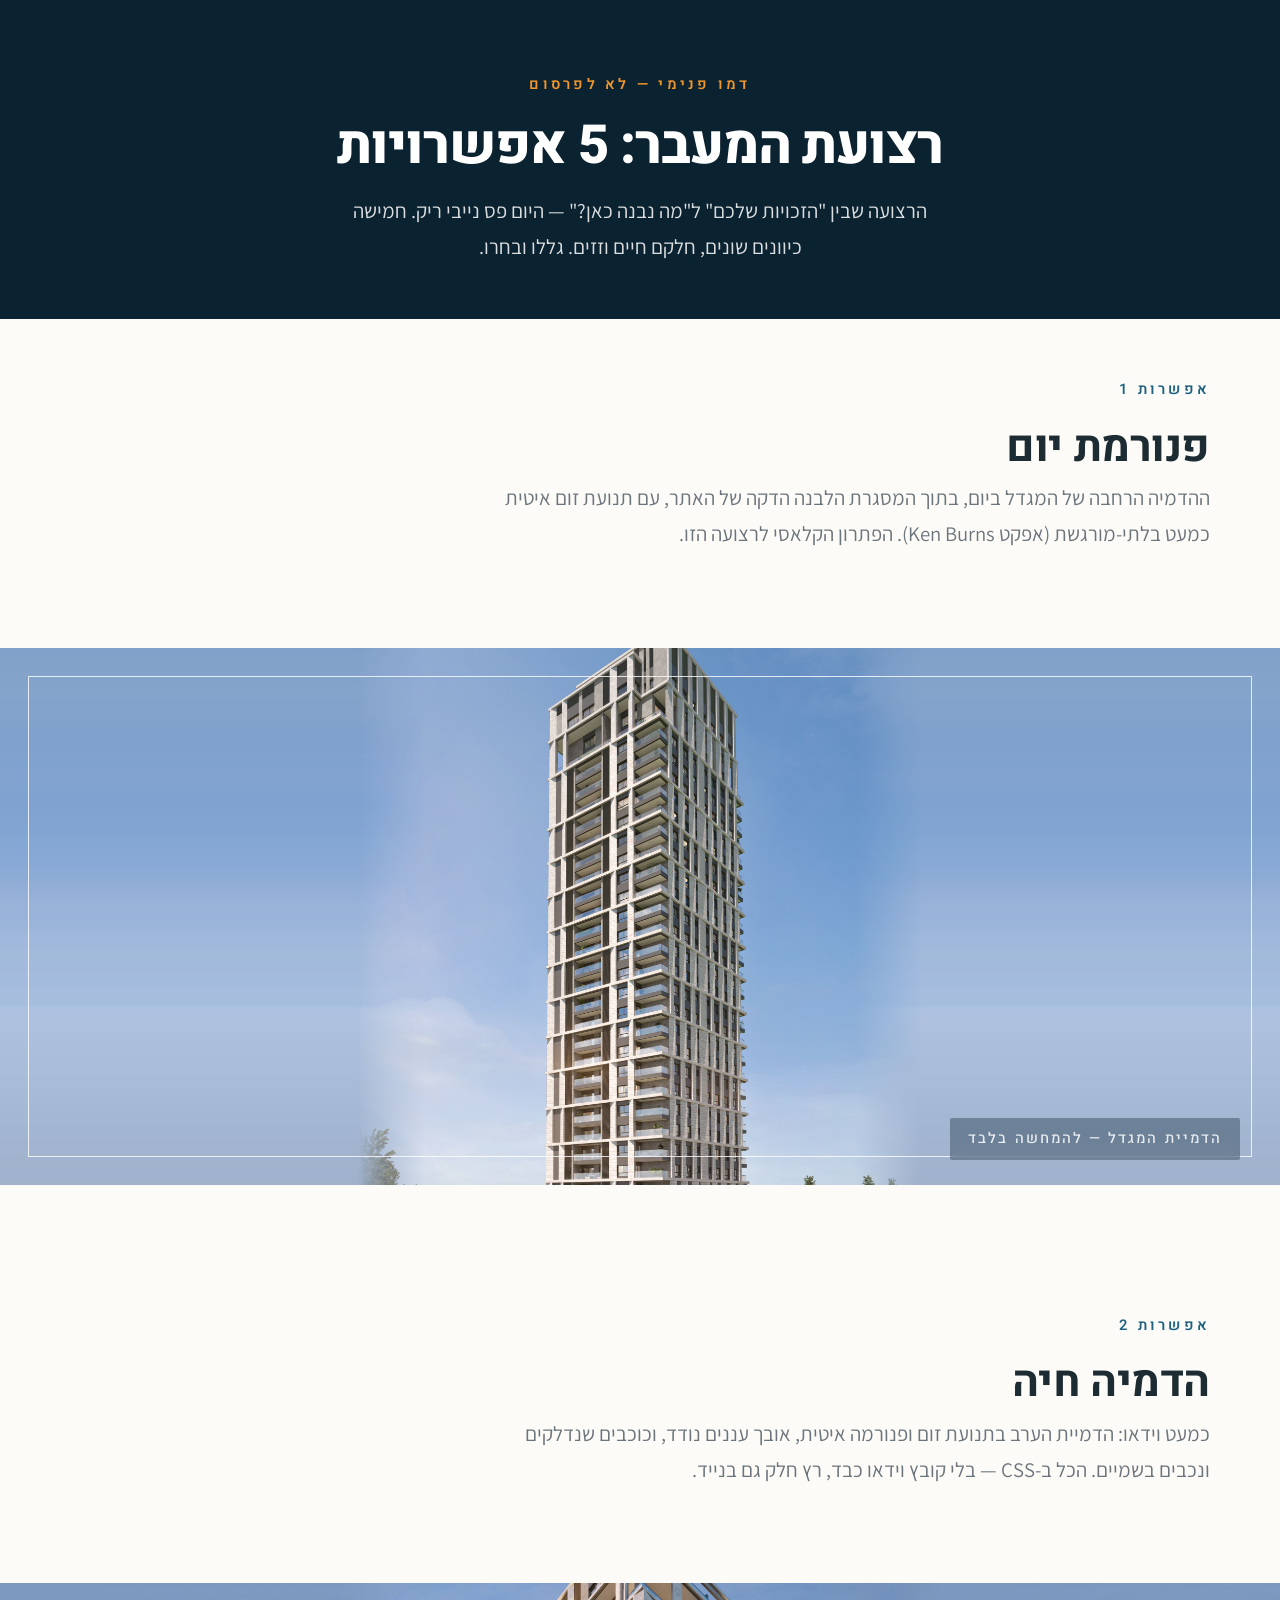
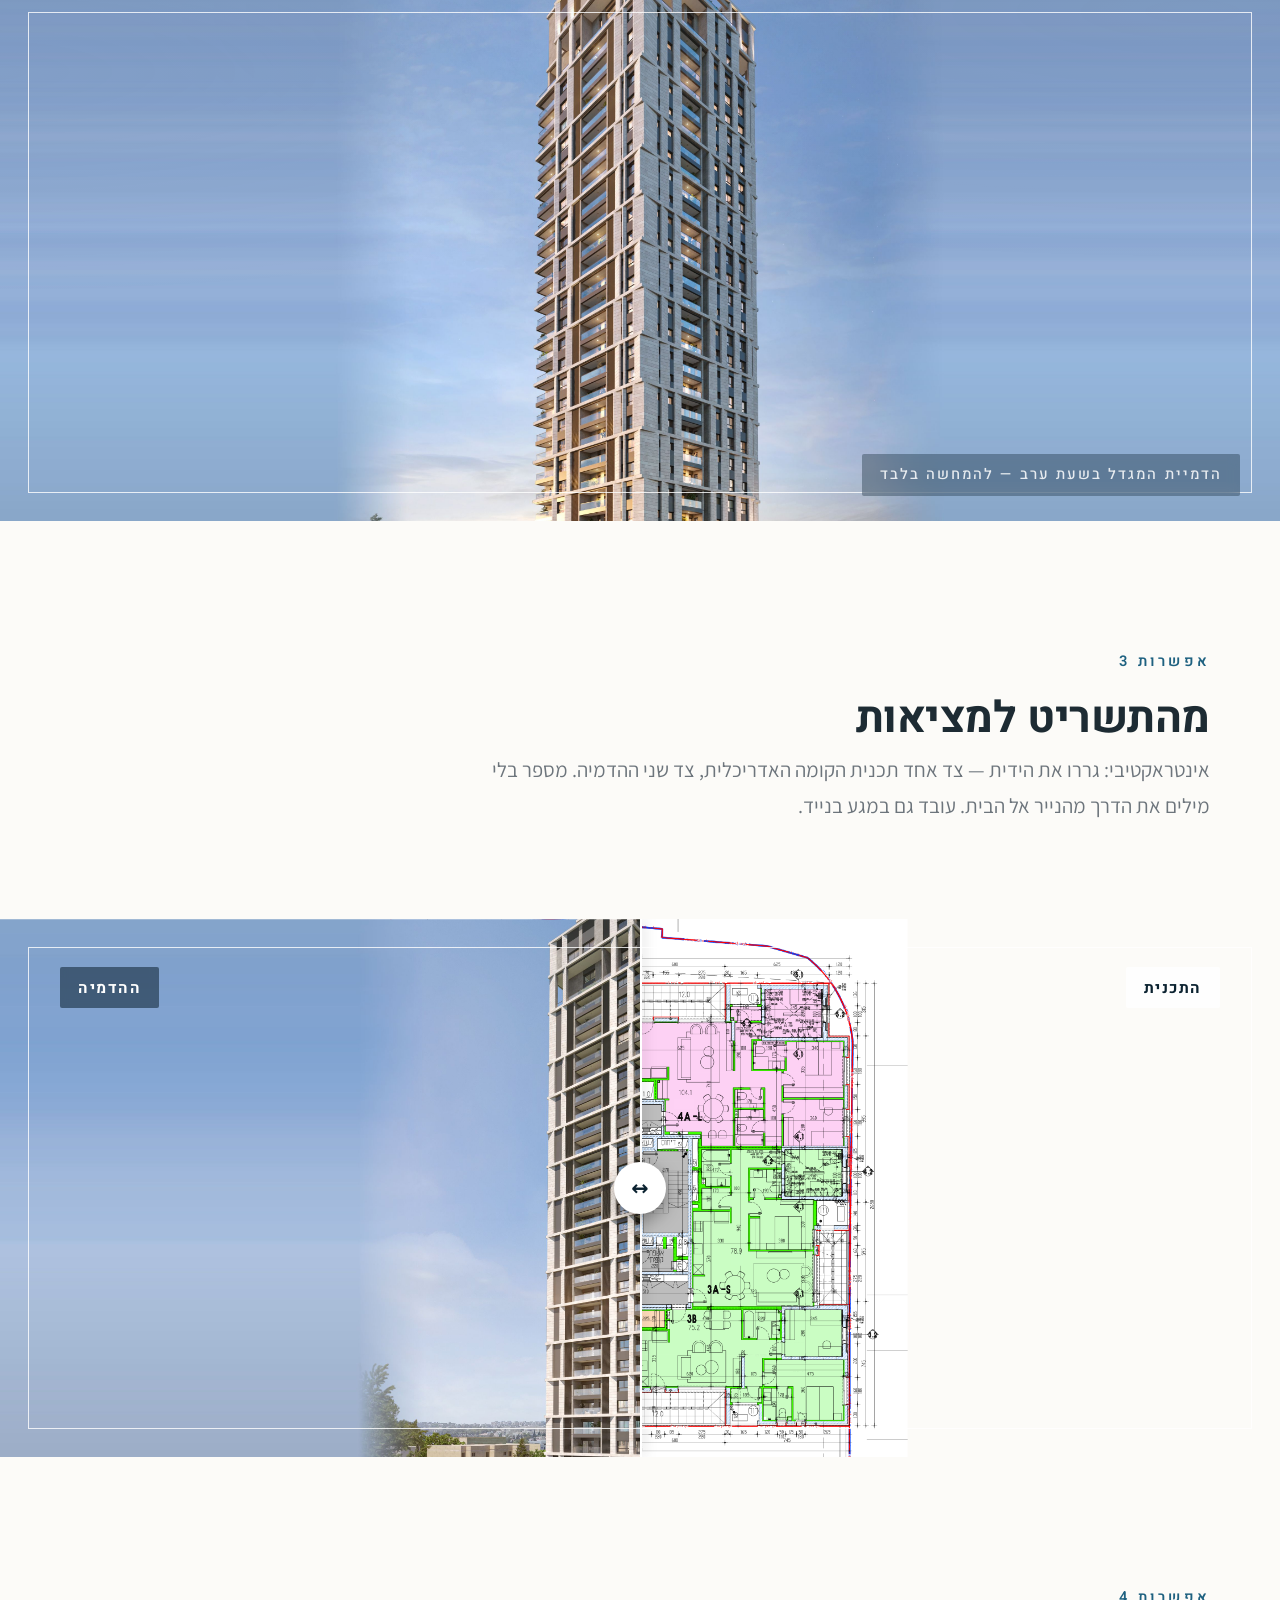
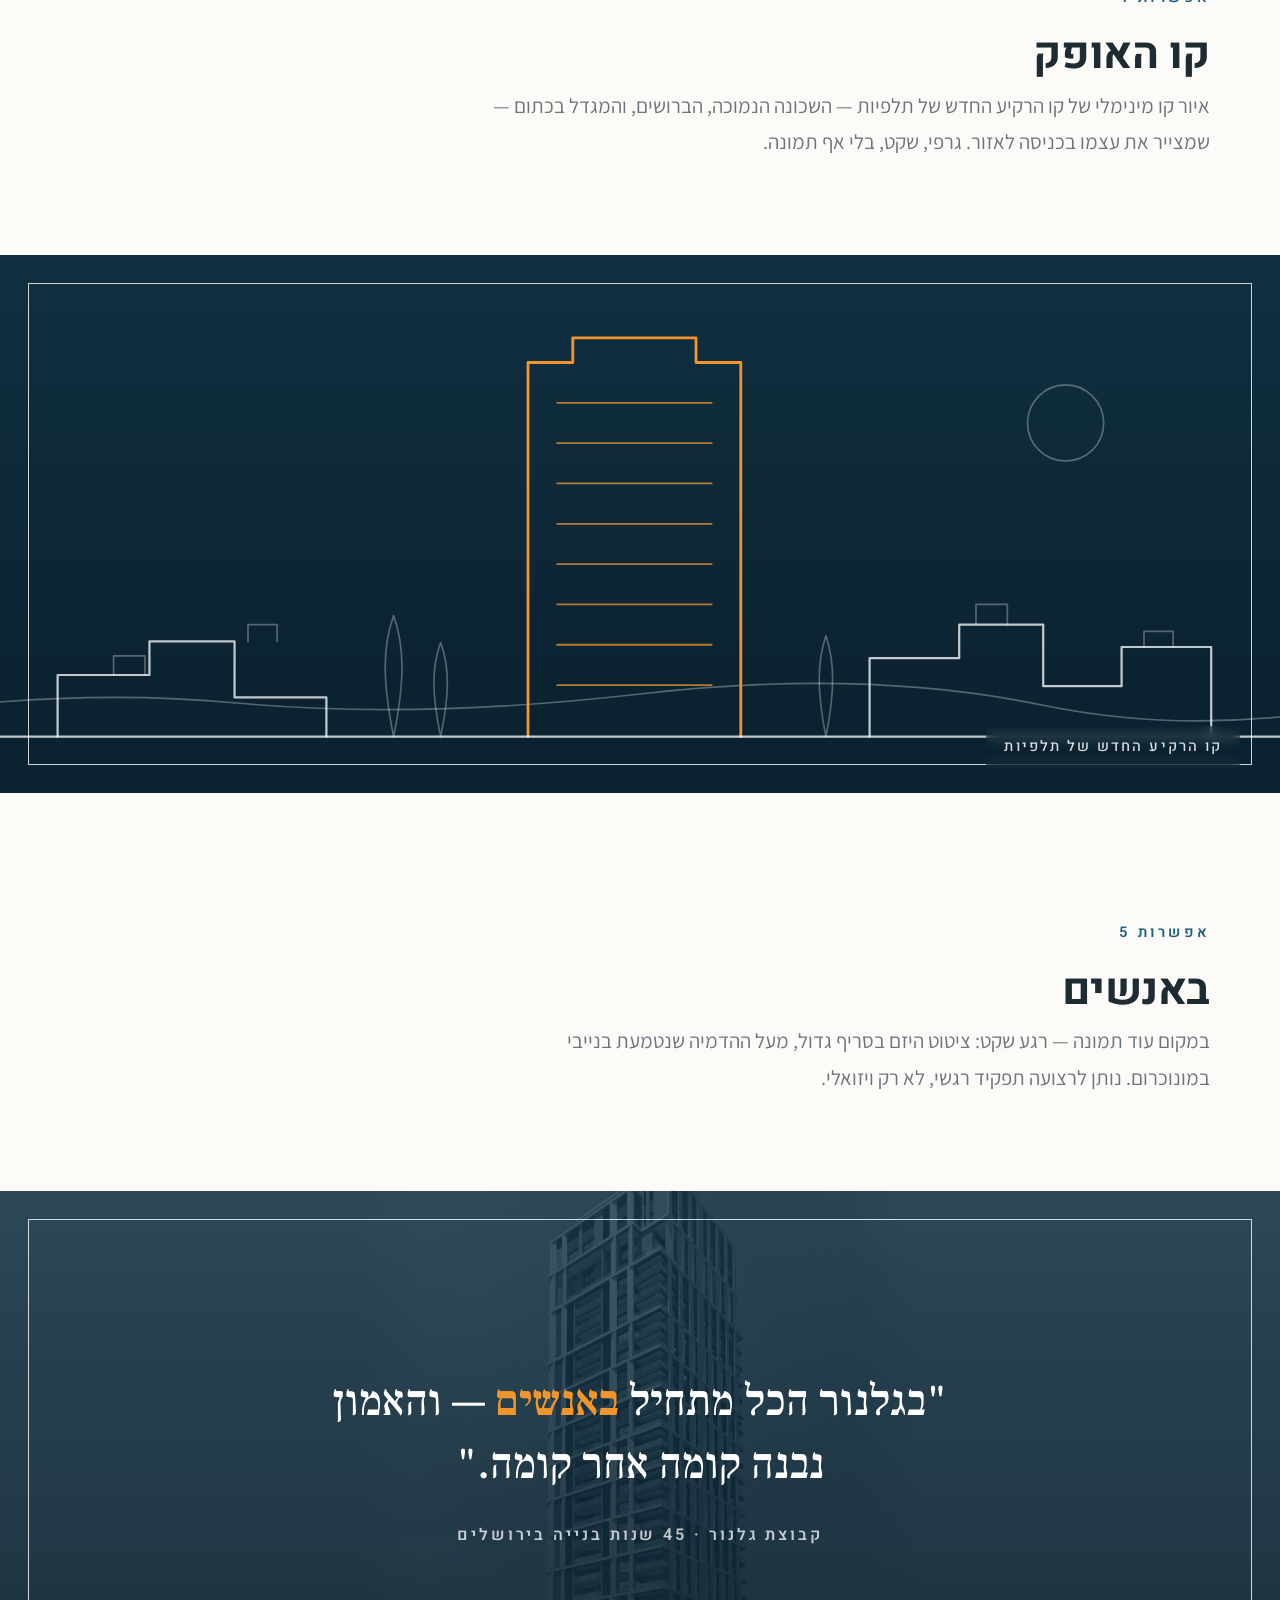
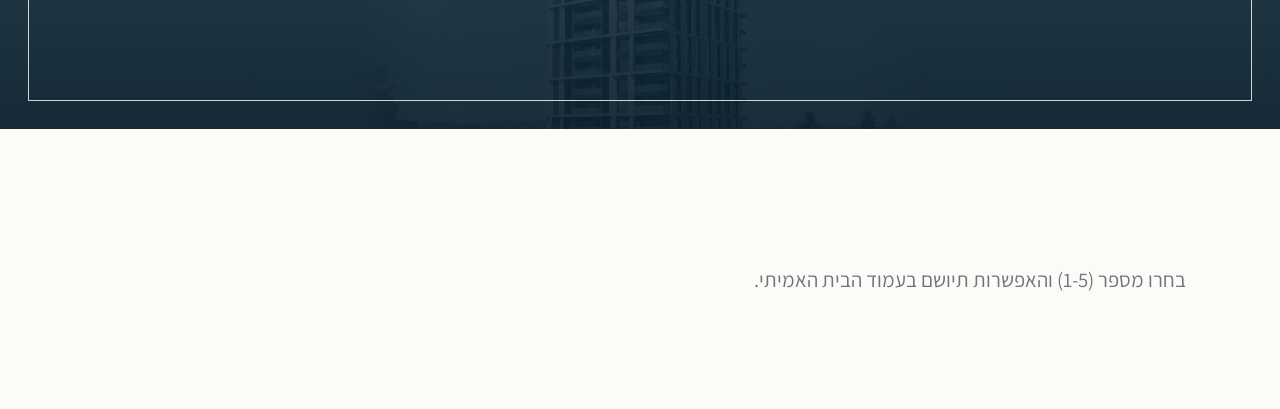
<file: bleed-options.html>
<!DOCTYPE html>
<html lang="he" dir="rtl">
<head>
  <meta charset="UTF-8">
  <meta name="viewport" content="width=device-width, initial-scale=1.0">
  <meta name="robots" content="noindex, nofollow">
  <title>דרך חברון 116 — 5 אפשרויות לרצועת המעבר</title>
  <link rel="preconnect" href="https://fonts.googleapis.com">
  <link rel="preconnect" href="https://fonts.gstatic.com" crossorigin>
  <link href="https://fonts.googleapis.com/css2?family=Assistant:wght@400;600;700&family=Frank+Ruhl+Libre:wght@400;500;700&family=Heebo:wght@400;500;600;700;800;900&display=swap" rel="stylesheet">
  <link rel="stylesheet" href="assets/css/redesign.css">
  <style>
    .opt-head { max-width: var(--r-maxw); margin-inline: auto; padding: 3.2rem clamp(20px,4vw,40px) 1.4rem; }
    .opt-head .eyebrow { color: var(--r-petrol); }
    .opt-head h2 { margin-bottom: .2em; }
    .opt-head p { color: var(--r-muted, #6b7680); max-width: 72ch; margin: 0; }
    .page-intro { background: var(--r-navy-deep); color: rgba(255,255,255,.85); padding: 4rem 0 3rem; text-align: center; }
    .page-intro h1 { color: #fff; font-size: clamp(2rem, 4.5vw, 3rem); }
    .page-intro p { max-width: 62ch; margin: 1rem auto 0; padding-inline: 20px; }
    .page-intro .eyebrow { color: var(--r-orange); }
    .ctx { height: 70px; background: var(--r-paper); }

    /* shared band shell — mirrors .bleed--pano incl. the thin white frame */
    .band { position: relative; overflow: hidden; height: clamp(320px, 42vw, 620px); background: var(--r-navy-deep); }
    .band::after { content: ''; position: absolute; inset: clamp(14px, 2.2vw, 30px); border: 1px solid rgba(255,255,255,.8); z-index: 3; pointer-events: none; }
    .band .cap {
      position: absolute; bottom: 1.4rem; inset-inline-start: clamp(20px, 4vw, 40px); z-index: 4;
      font-family: 'Heebo', sans-serif; font-weight: 500; font-size: .82rem; letter-spacing: .14em;
      color: rgba(255,255,255,.85); background: rgba(11,34,48,.35); backdrop-filter: blur(6px);
      padding: .45rem 1rem; border-radius: 2px;
    }

    /* =======================================================================
     * אפשרות 1 — פנורמת יום: ההדמיה הרחבה בתוך המסגרת, עם זום איטי
     * ===================================================================== */
    .band-v1 .img {
      position: absolute; inset: 0;
      background: url('assets/img/renders/tower-hills-wide.jpg') center 26% / cover no-repeat;
      animation: kb1 36s ease-in-out infinite alternate;
    }
    @keyframes kb1 { from { transform: scale(1); } to { transform: scale(1.07); } }
    @media (prefers-reduced-motion: reduce) { .band-v1 .img { animation: none; } }

    /* =======================================================================
     * אפשרות 2 — הדמיה חיה: ערב, זום איטי, אובך נודד וכוכבים מהבהבים
     * ===================================================================== */
    .band-v2 .img {
      position: absolute; inset: -4%;
      background: url('assets/img/renders/tower-evening-wide.jpg') center 40% / cover no-repeat;
      animation: kb2 45s ease-in-out infinite alternate;
    }
    @keyframes kb2 { from { transform: scale(1.02) translateX(-1.5%); } to { transform: scale(1.1) translateX(1.5%); } }
    .band-v2 .haze {
      position: absolute; inset: -20% -40%; z-index: 1; pointer-events: none; opacity: .5;
      background:
        radial-gradient(38% 30% at 22% 26%, rgba(180,200,220,.16) 0%, rgba(180,200,220,0) 100%),
        radial-gradient(46% 34% at 74% 18%, rgba(160,180,205,.13) 0%, rgba(160,180,205,0) 100%);
      animation: drift 60s linear infinite alternate;
    }
    @keyframes drift { from { transform: translateX(-4%); } to { transform: translateX(4%); } }
    .band-v2 .star { position: absolute; z-index: 2; width: 3px; height: 3px; border-radius: 50%; background: #fff; opacity: 0; animation: tw 5s ease-in-out infinite; }
    @keyframes tw { 0%, 100% { opacity: 0; } 50% { opacity: .85; } }
    @media (prefers-reduced-motion: reduce) { .band-v2 .img, .band-v2 .haze, .band-v2 .star { animation: none; } .band-v2 .star { opacity: .5; } }

    /* =======================================================================
     * אפשרות 3 — מהתשריט למציאות: סליידר גרירה בין תכנית אדריכלית להדמיה
     * ===================================================================== */
    .band-v3 { cursor: ew-resize; touch-action: none; }
    .band-v3 .layer { position: absolute; inset: 0; background-position: center 42%; background-size: cover; background-repeat: no-repeat; }
    .band-v3 .plan { background-image: url('assets/img/plans/typical-A-wide.png'); background-color: #fcfbf8; }
    .band-v3 .real { background-image: url('assets/img/renders/tower-hills-wide.jpg'); clip-path: inset(0 50% 0 0); }
    .band-v3 .divider { position: absolute; top: 0; bottom: 0; left: 50%; width: 2px; background: #fff; z-index: 2; box-shadow: 0 0 14px rgba(0,0,0,.4); }
    .band-v3 .knob {
      position: absolute; top: 50%; left: 50%; transform: translate(-50%,-50%); z-index: 3;
      width: 52px; height: 52px; border-radius: 50%; background: #fff; color: var(--r-navy-deep);
      display: flex; align-items: center; justify-content: center; gap: 2px;
      font-weight: 800; box-shadow: 0 6px 18px rgba(0,0,0,.35); user-select: none;
    }
    .band-v3 .tag { position: absolute; top: clamp(26px, 4vw, 48px); z-index: 2; font-family: 'Heebo', sans-serif; font-weight: 700; font-size: .85rem; letter-spacing: .1em; padding: .4rem 1rem; border-radius: 2px; }
    .band-v3 .tag--plan { right: clamp(30px, 5vw, 60px); background: rgba(255,255,255,.85); color: var(--r-navy-deep); }
    .band-v3 .tag--real { left: clamp(30px, 5vw, 60px); background: rgba(11,34,48,.55); color: #fff; backdrop-filter: blur(4px); }

    /* =======================================================================
     * אפשרות 4 — קו האופק: איור קו מינימלי של הרקיע, מצייר את עצמו
     * ===================================================================== */
    .band-v4 { background: linear-gradient(180deg, #103042 0%, var(--r-navy-deep) 85%); }
    .band-v4 svg { position: absolute; inset: 0; width: 100%; height: 100%; }
    .band-v4 .ln { fill: none; stroke: rgba(255,255,255,.75); stroke-width: 2; stroke-linecap: round; stroke-linejoin: round; }
    .band-v4 .ln--soft { stroke: rgba(255,255,255,.3); stroke-width: 1.5; }
    .band-v4 .ln--orange { stroke: var(--r-orange); stroke-width: 2.5; }
    .band-v4 .draw { stroke-dasharray: 2400; stroke-dashoffset: 2400; animation: draw 5s ease-out forwards; }
    .band-v4 .draw.d2 { animation-delay: .9s; }
    .band-v4 .draw.d3 { animation-delay: 1.8s; }
    @keyframes draw { to { stroke-dashoffset: 0; } }
    @media (prefers-reduced-motion: reduce) { .band-v4 .draw { animation: none; stroke-dashoffset: 0; } }

    /* =======================================================================
     * אפשרות 5 — באנשים: ציטוט גדול בסריף מעל ההדמיה במונוכרום נייבי
     * ===================================================================== */
    .band-v5 .img {
      position: absolute; inset: 0;
      background: url('assets/img/renders/tower-hills-wide.jpg') center 30% / cover no-repeat;
      filter: grayscale(1) brightness(1.05);
      opacity: .5; mix-blend-mode: luminosity;
    }
    .band-v5 .tint { position: absolute; inset: 0; background: linear-gradient(180deg, rgba(16,48,66,.55) 0%, rgba(10,30,42,.85) 100%); }
    .band-v5 .quote {
      position: relative; z-index: 2; height: 100%; display: flex; flex-direction: column;
      align-items: center; justify-content: center; text-align: center; padding-inline: clamp(24px, 8vw, 120px);
    }
    .band-v5 blockquote {
      margin: 0; font-family: 'Frank Ruhl Libre', serif; font-weight: 500;
      font-size: clamp(1.5rem, 3.4vw, 2.7rem); line-height: 1.45; color: #fff; max-width: 26ch;
    }
    .band-v5 blockquote b { color: var(--r-orange); font-weight: 700; }
    .band-v5 .who { margin-top: 1.4rem; font-family: 'Heebo', sans-serif; font-weight: 600; font-size: .9rem; letter-spacing: .18em; color: rgba(255,255,255,.75); }

    .pick-note { text-align: center; padding: 3.5rem 20px 5rem; color: var(--r-muted, #6b7680); }
  </style>
</head>
<body>

  <div class="page-intro">
    <span class="eyebrow">דמו פנימי — לא לפרסום</span>
    <h1>רצועת המעבר: 5 אפשרויות</h1>
    <p>הרצועה שבין "הזכויות שלכם" ל"מה נבנה כאן?" — היום פס נייבי ריק. חמישה כיוונים שונים, חלקם חיים וזזים. גללו ובחרו.</p>
  </div>

  <!-- ============ אפשרות 1 ============ -->
  <div class="opt-head">
    <span class="eyebrow">אפשרות 1</span>
    <h2>פנורמת יום</h2>
    <p>ההדמיה הרחבה של המגדל ביום, בתוך המסגרת הלבנה הדקה של האתר, עם תנועת זום איטית כמעט בלתי-מורגשת (אפקט Ken Burns). הפתרון הקלאסי לרצועה הזו.</p>
  </div>
  <div class="ctx"></div>
  <figure class="band band-v1" style="margin:0">
    <div class="img"></div>
    <figcaption class="cap">הדמיית המגדל — להמחשה בלבד</figcaption>
  </figure>
  <div class="ctx"></div>

  <!-- ============ אפשרות 2 ============ -->
  <div class="opt-head">
    <span class="eyebrow">אפשרות 2</span>
    <h2>הדמיה חיה</h2>
    <p>כמעט וידאו: הדמיית הערב בתנועת זום ופנורמה איטית, אובך עננים נודד, וכוכבים שנדלקים ונכבים בשמיים. הכל ב-CSS — בלי קובץ וידאו כבד, רץ חלק גם בנייד.</p>
  </div>
  <div class="ctx"></div>
  <figure class="band band-v2" style="margin:0">
    <div class="img"></div>
    <div class="haze"></div>
    <span class="star" style="top:14%; left:12%; animation-delay:0s"></span>
    <span class="star" style="top:9%;  left:28%; animation-delay:1.2s"></span>
    <span class="star" style="top:18%; left:38%; animation-delay:2.6s"></span>
    <span class="star" style="top:7%;  left:57%; animation-delay:.7s"></span>
    <span class="star" style="top:15%; left:66%; animation-delay:3.4s"></span>
    <span class="star" style="top:10%; left:79%; animation-delay:1.9s"></span>
    <span class="star" style="top:20%; left:88%; animation-delay:4.2s"></span>
    <span class="star" style="top:24%; left:22%; animation-delay:3s"></span>
    <figcaption class="cap">הדמיית המגדל בשעת ערב — להמחשה בלבד</figcaption>
  </figure>
  <div class="ctx"></div>

  <!-- ============ אפשרות 3 ============ -->
  <div class="opt-head">
    <span class="eyebrow">אפשרות 3</span>
    <h2>מהתשריט למציאות</h2>
    <p>אינטראקטיבי: גררו את הידית — צד אחד תכנית הקומה האדריכלית, צד שני ההדמיה. מספר בלי מילים את הדרך מהנייר אל הבית. עובד גם במגע בנייד.</p>
  </div>
  <div class="ctx"></div>
  <figure class="band band-v3" style="margin:0" id="ba-slider">
    <div class="layer plan"></div>
    <div class="layer real" id="ba-real"></div>
    <div class="divider" id="ba-div"></div>
    <div class="knob" id="ba-knob" aria-hidden="true">&#x2194;</div>
    <span class="tag tag--plan">התכנית</span>
    <span class="tag tag--real">ההדמיה</span>
  </figure>
  <div class="ctx"></div>

  <!-- ============ אפשרות 4 ============ -->
  <div class="opt-head">
    <span class="eyebrow">אפשרות 4</span>
    <h2>קו האופק</h2>
    <p>איור קו מינימלי של קו הרקיע החדש של תלפיות — השכונה הנמוכה, הברושים, והמגדל בכתום — שמצייר את עצמו בכניסה לאזור. גרפי, שקט, בלי אף תמונה.</p>
  </div>
  <div class="ctx"></div>
  <figure class="band band-v4" style="margin:0">
    <svg viewBox="0 0 1400 480" preserveAspectRatio="xMidYMax slice" aria-hidden="true">
      <!-- hills -->
      <path class="ln ln--soft draw d3" d="M0 415 Q 180 385 340 400 T 700 392 T 1060 402 T 1400 390" />
      <!-- low neighborhood, right side -->
      <path class="ln draw d2" d="M905 430 V 360 H 985 V 330 H 1060 V 385 H 1130 V 350 H 1210 V 430" />
      <path class="ln ln--soft draw d2" d="M1000 330 V 312 H 1028 V 330 M 1150 350 V 336 H 1176 V 350" />
      <!-- low neighborhood, left side -->
      <path class="ln draw d2" d="M180 430 V 375 H 262 V 345 H 338 V 395 H 420 V 430" />
      <path class="ln ln--soft draw d2" d="M230 375 V 358 H 258 V 375 M 350 345 V 330 H 376 V 345" />
      <!-- cypresses -->
      <path class="ln ln--soft draw d3" d="M480 430 C 470 380 470 350 480 322 C 490 350 490 380 480 430 M 522 430 C 514 392 514 368 522 346 C 530 368 530 392 522 430" />
      <path class="ln ln--soft draw d3" d="M866 430 C 858 390 858 364 866 340 C 874 364 874 390 866 430" />
      <!-- the tower -->
      <path class="ln ln--orange draw" d="M600 430 V 96 H 640 V 74 H 750 V 96 H 790 V 430" />
      <path class="ln ln--orange draw" d="M626 132 H 764 M626 168 H 764 M626 204 H 764 M626 240 H 764 M626 276 H 764 M626 312 H 764 M626 348 H 764 M626 384 H 764" style="stroke-width:1.6; opacity:.75" />
      <!-- ground line -->
      <path class="ln draw" d="M60 430 H 1340" />
      <!-- sun/moon disc -->
      <circle class="ln ln--soft draw d3" cx="1080" cy="150" r="34" />
    </svg>
    <figcaption class="cap">קו הרקיע החדש של תלפיות</figcaption>
  </figure>
  <div class="ctx"></div>

  <!-- ============ אפשרות 5 ============ -->
  <div class="opt-head">
    <span class="eyebrow">אפשרות 5</span>
    <h2>באנשים</h2>
    <p>במקום עוד תמונה — רגע שקט: ציטוט היזם בסריף גדול, מעל ההדמיה שנטמעת בנייבי במונוכרום. נותן לרצועה תפקיד רגשי, לא רק ויזואלי.</p>
  </div>
  <div class="ctx"></div>
  <figure class="band band-v5" style="margin:0">
    <div class="img"></div>
    <div class="tint"></div>
    <div class="quote">
      <blockquote>"בגלנור הכל מתחיל <b>באנשים</b> — והאמון נבנה קומה אחר קומה."</blockquote>
      <div class="who">קבוצת גלנור · 45 שנות בנייה בירושלים</div>
    </div>
  </figure>
  <div class="ctx"></div>

  <p class="pick-note">בחרו מספר (1-5) והאפשרות תיושם בעמוד הבית האמיתי.</p>

  <script>
    // before/after slider (option 3): pointer drag sets the clip line
    (function () {
      var band = document.getElementById('ba-slider');
      var real = document.getElementById('ba-real');
      var div = document.getElementById('ba-div');
      var knob = document.getElementById('ba-knob');
      if (!band) return;
      function setX(clientX) {
        var r = band.getBoundingClientRect();
        var p = Math.min(.96, Math.max(.04, (clientX - r.left) / r.width));
        real.style.clipPath = 'inset(0 ' + ((1 - p) * 100) + '% 0 0)';
        div.style.left = (p * 100) + '%';
        knob.style.left = (p * 100) + '%';
      }
      var down = false;
      band.addEventListener('pointerdown', function (e) { down = true; band.setPointerCapture(e.pointerId); setX(e.clientX); });
      band.addEventListener('pointermove', function (e) { if (down) setX(e.clientX); });
      band.addEventListener('pointerup', function () { down = false; });
      band.addEventListener('pointercancel', function () { down = false; });
    })();
  </script>

</body>
</html>
</file>
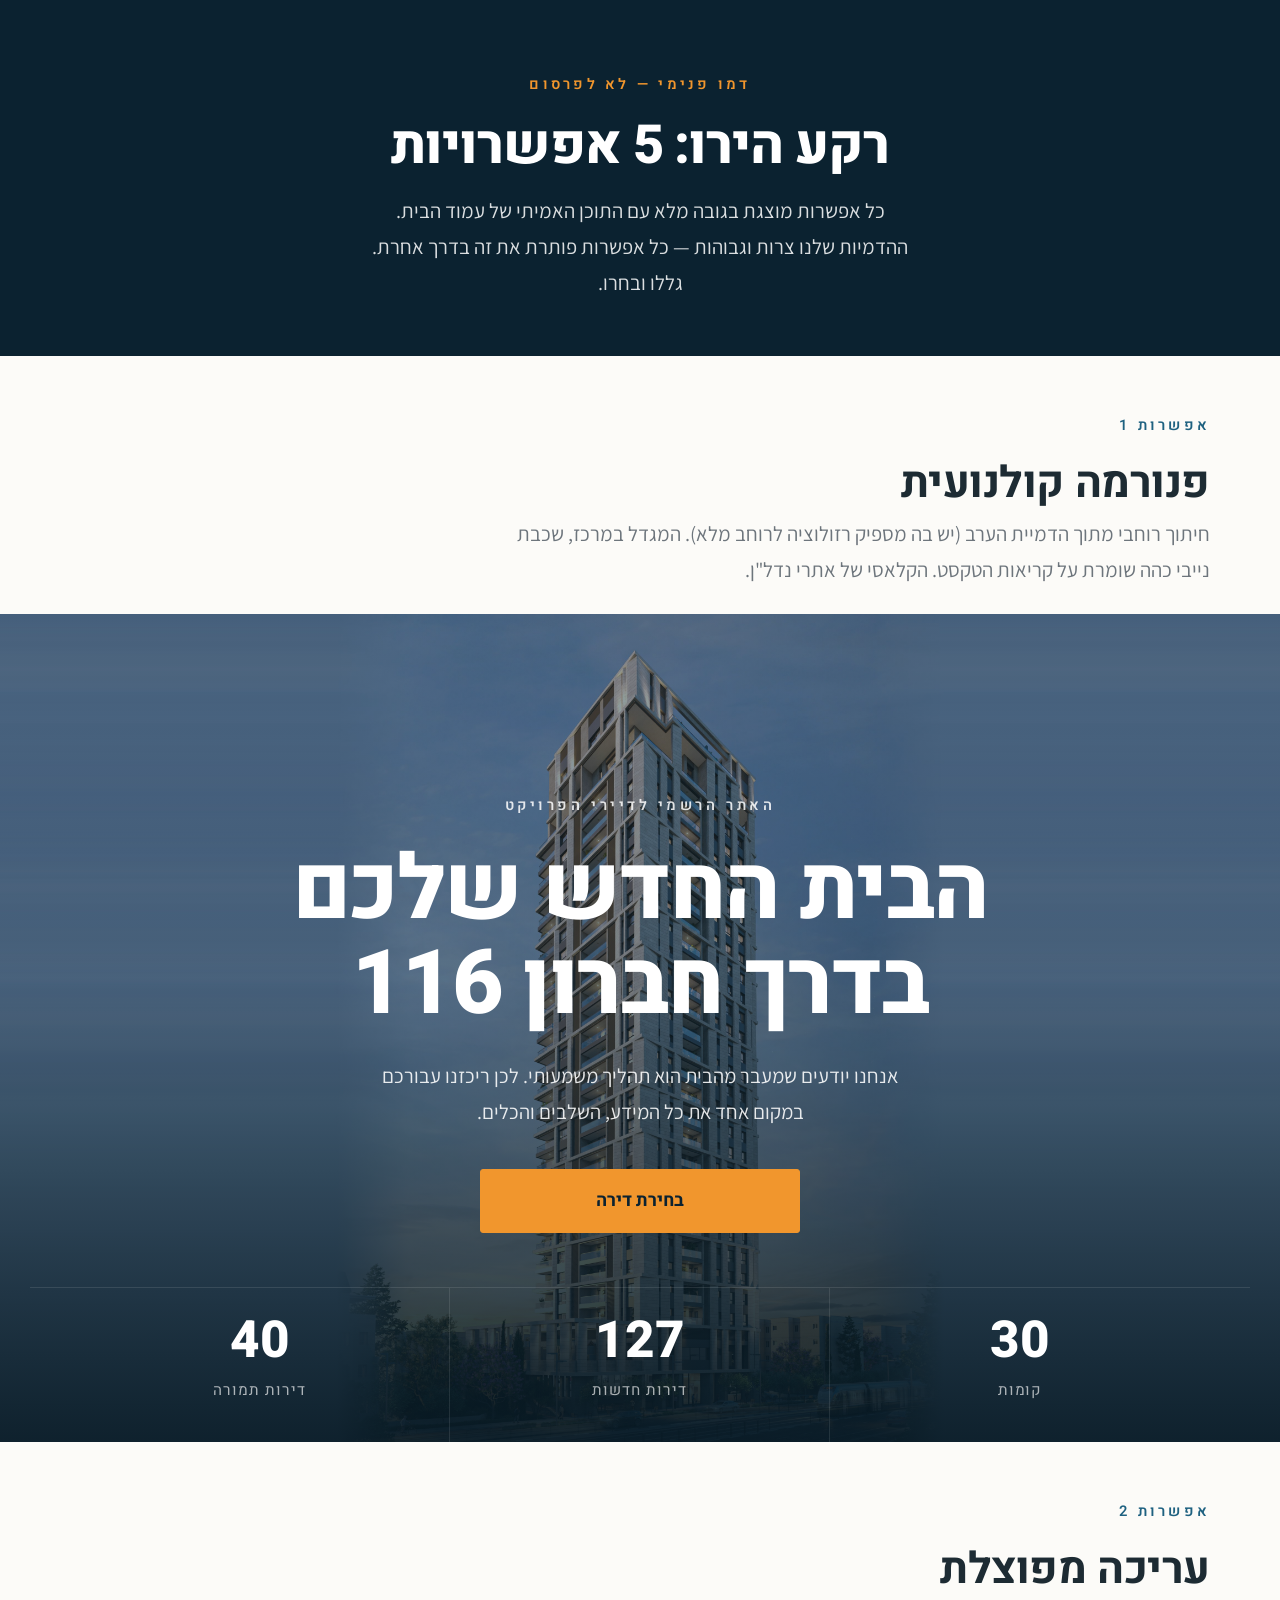
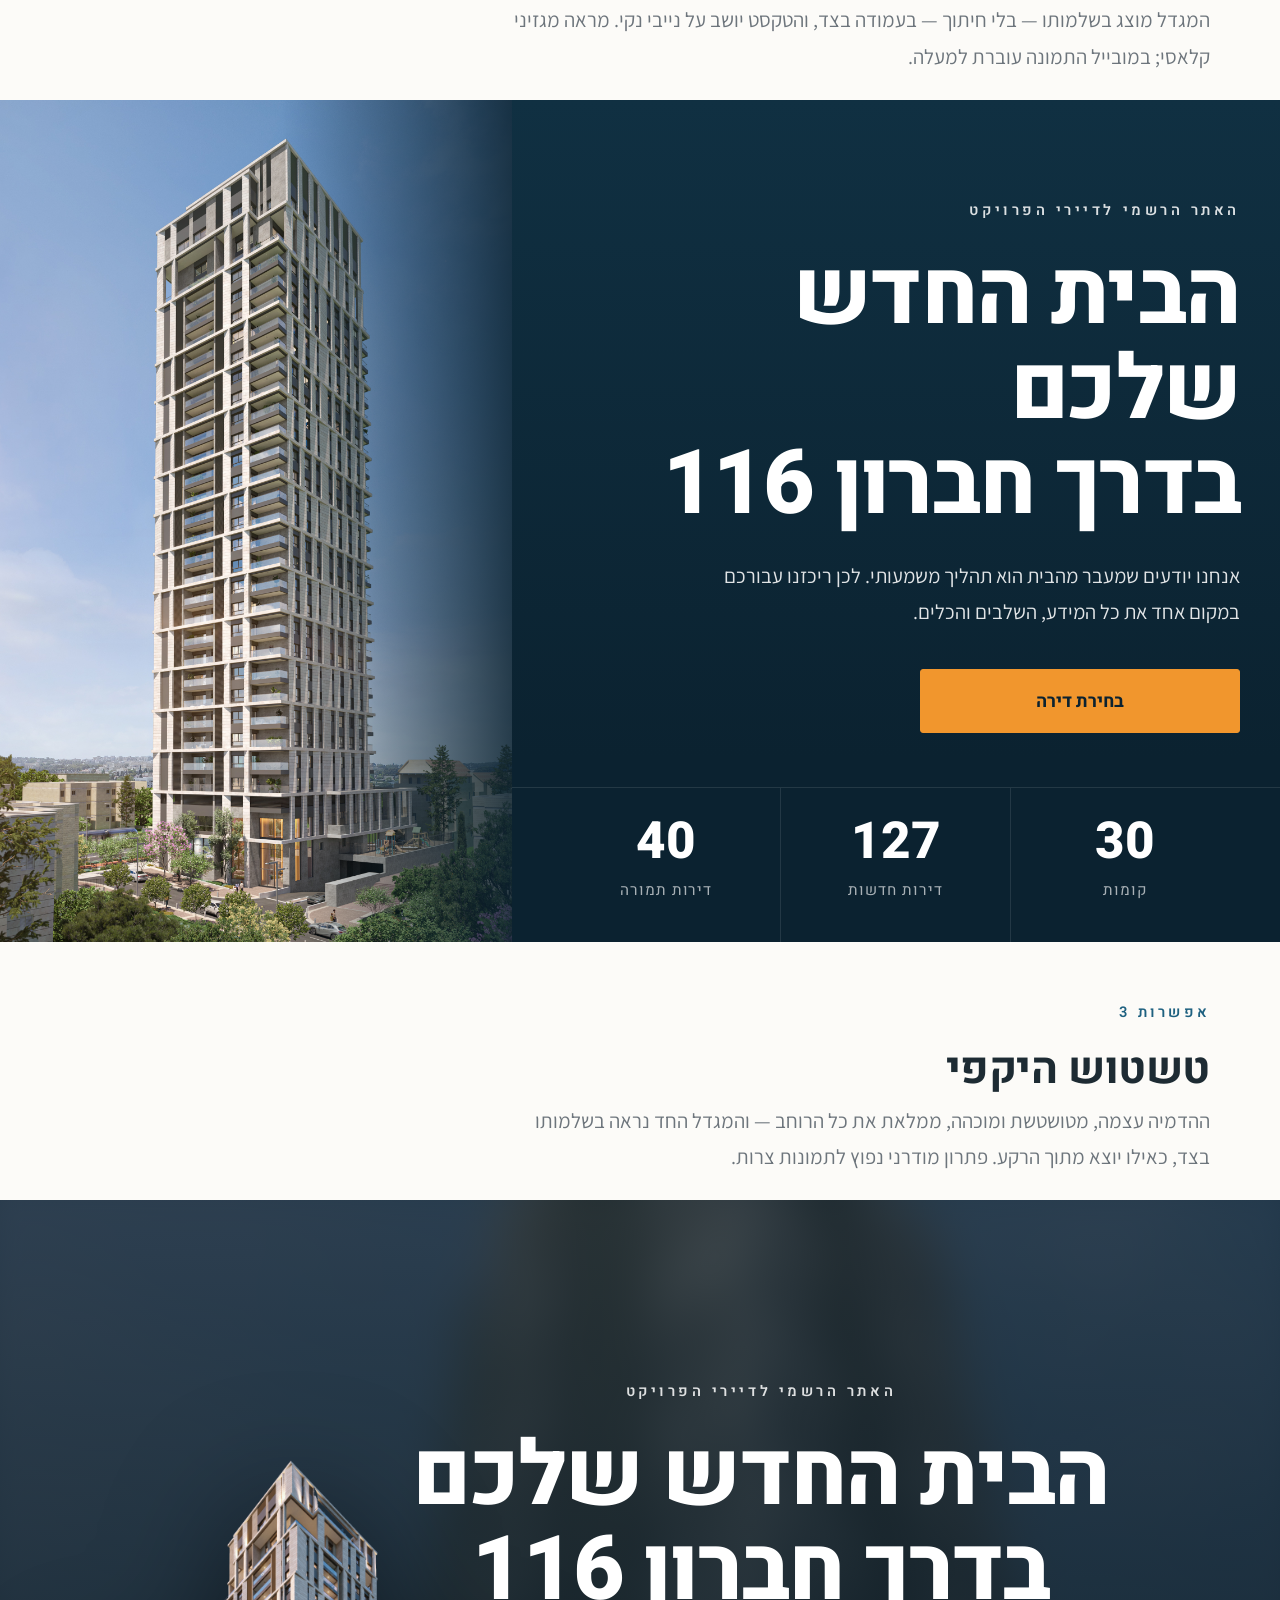
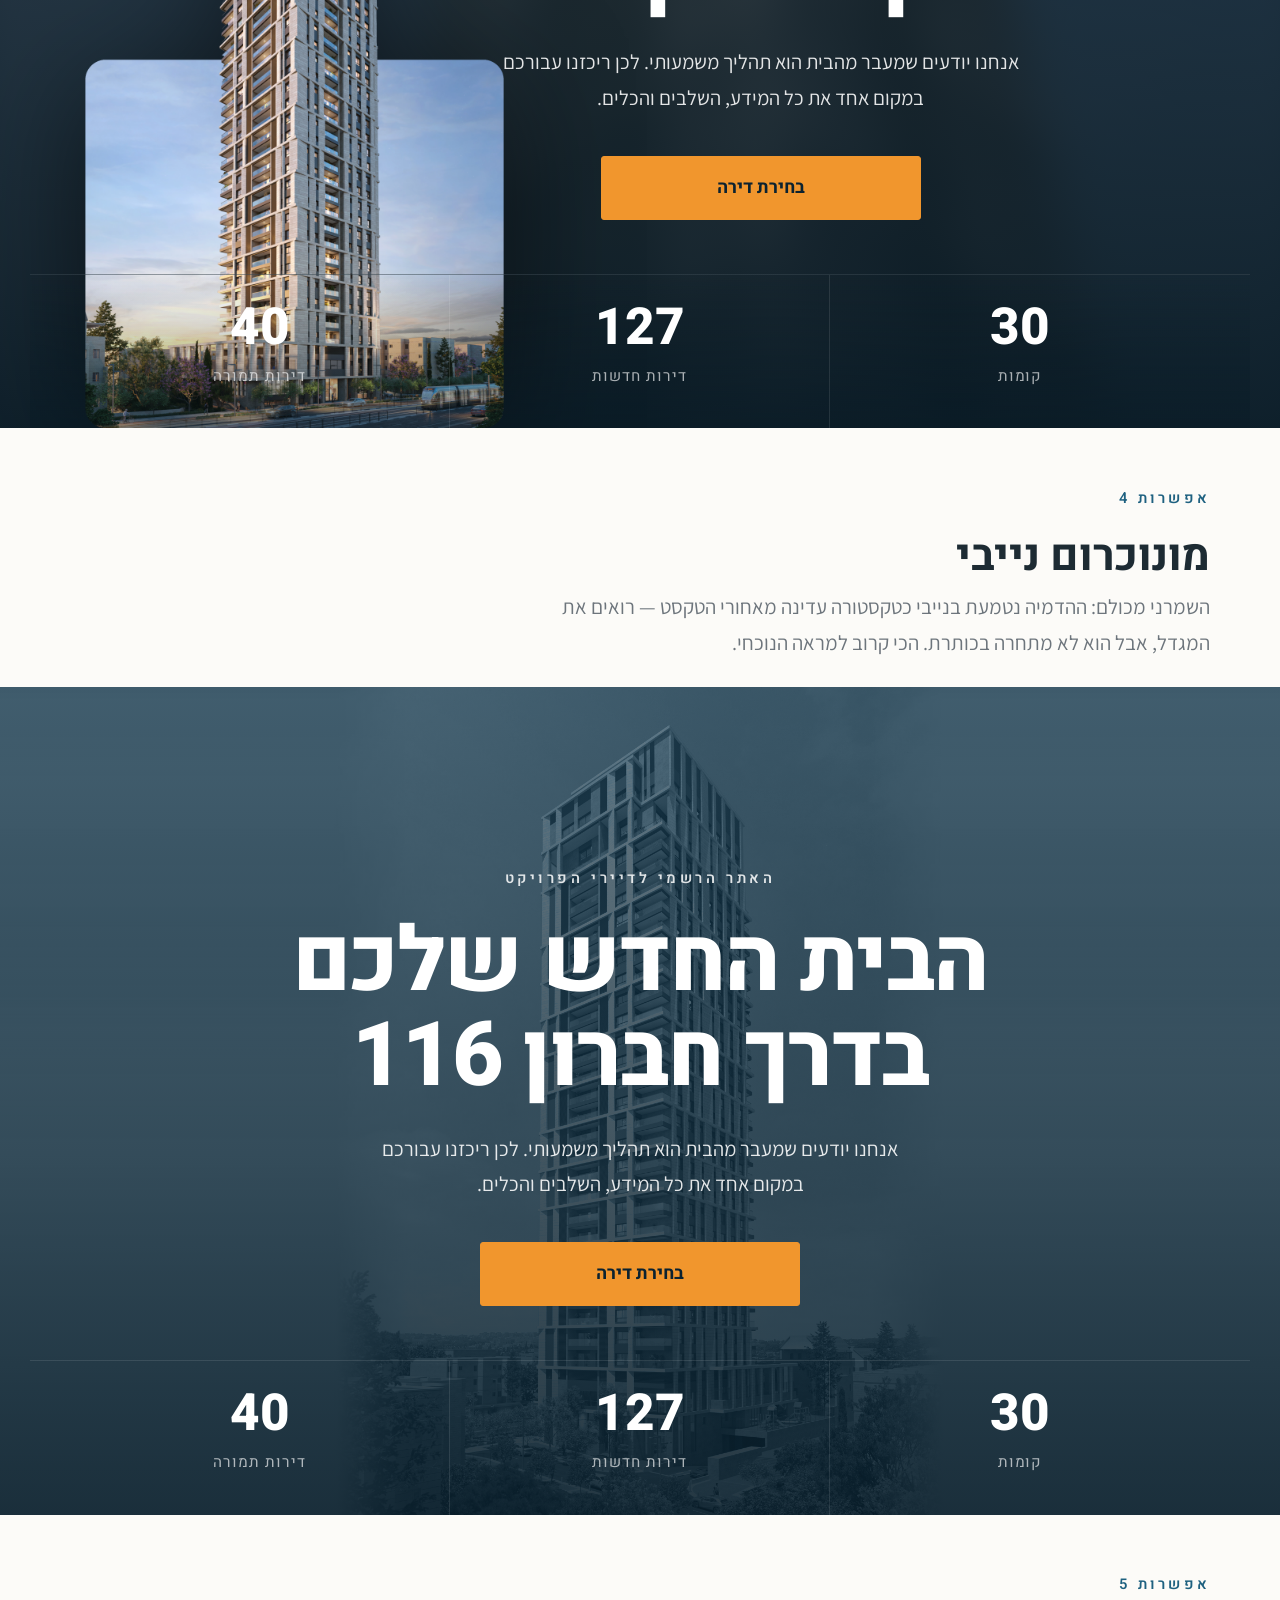
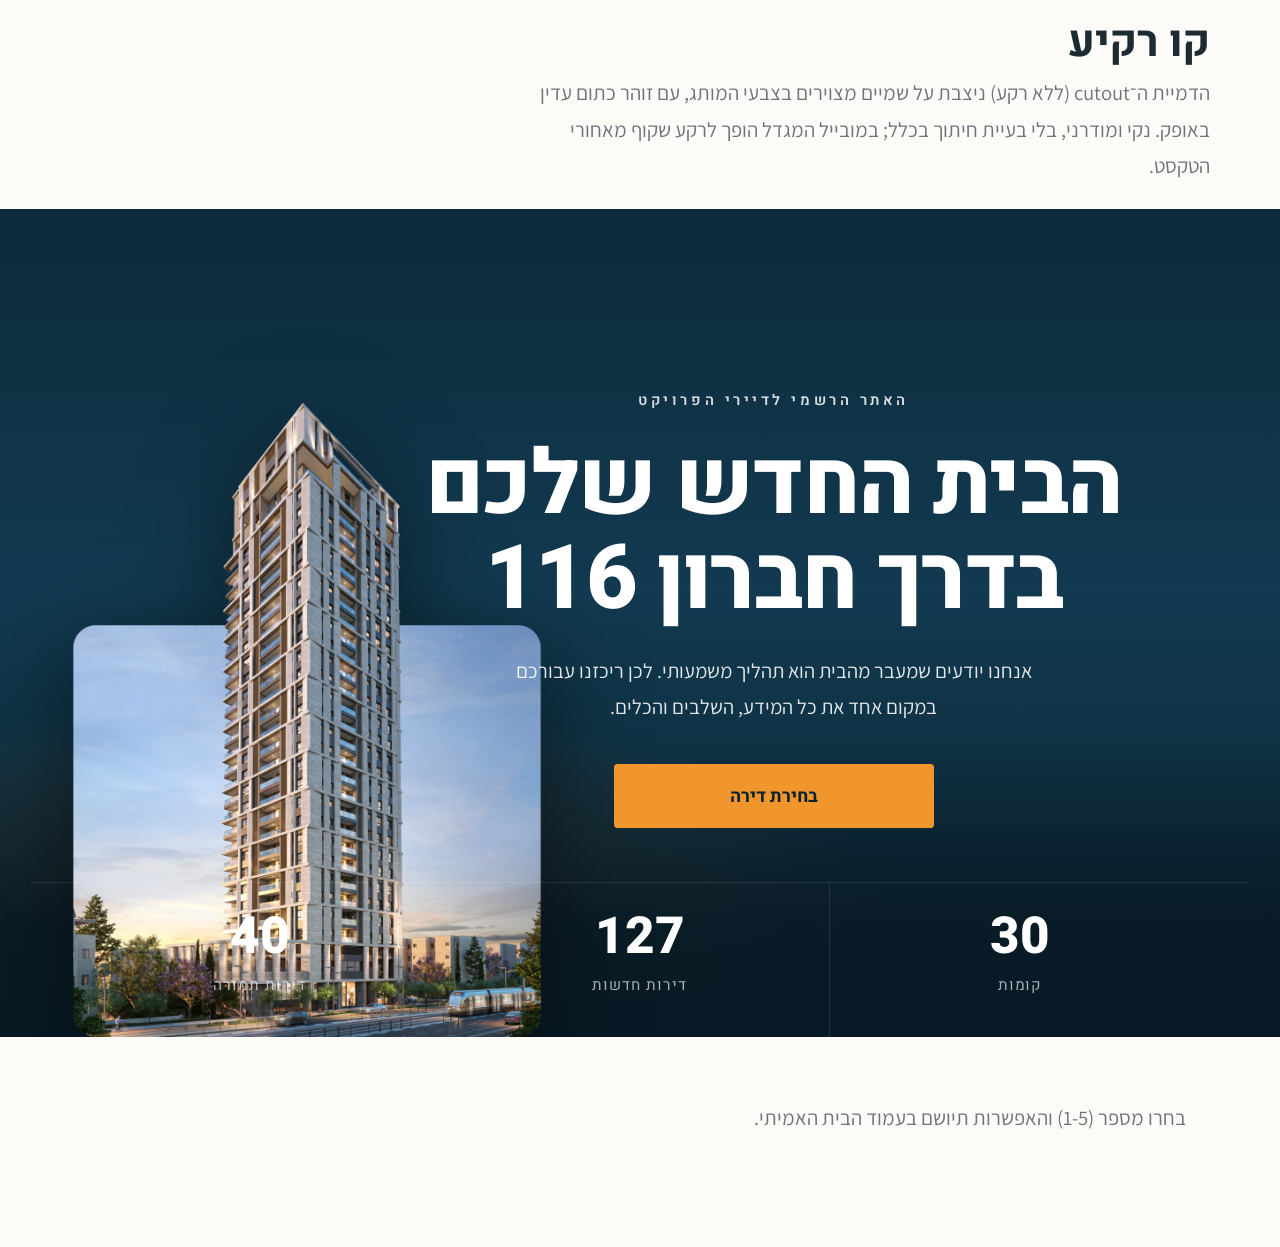
<file: hero-options.html>
<!DOCTYPE html>
<html lang="he" dir="rtl">
<head>
  <meta charset="UTF-8">
  <meta name="viewport" content="width=device-width, initial-scale=1.0">
  <meta name="robots" content="noindex, nofollow">
  <title>דרך חברון 116 — 5 אפשרויות לרקע ההירו</title>
  <link rel="preconnect" href="https://fonts.googleapis.com">
  <link rel="preconnect" href="https://fonts.gstatic.com" crossorigin>
  <link href="https://fonts.googleapis.com/css2?family=Assistant:wght@400;600;700&family=Heebo:wght@400;500;600;700;800;900&display=swap" rel="stylesheet">
  <link rel="stylesheet" href="assets/css/redesign.css">
  <style>
    /* ---- demo chrome ------------------------------------------------------ */
    .opt-head { max-width: var(--r-maxw); margin-inline: auto; padding: 3.2rem clamp(20px,4vw,40px) 1.4rem; }
    .opt-head .eyebrow { color: var(--r-petrol); }
    .opt-head h2 { margin-bottom: .2em; }
    .opt-head p { color: var(--r-muted, #6b7680); max-width: 70ch; margin: 0; }
    .page-intro { background: var(--r-navy-deep); color: rgba(255,255,255,.85); padding: 4rem 0 3rem; text-align: center; }
    .page-intro h1 { color: #fff; font-size: clamp(2rem, 4.5vw, 3rem); }
    .page-intro p { max-width: 60ch; margin: 1rem auto 0; padding-inline: 20px; }
    .page-intro .eyebrow { color: var(--r-orange); }

    /* every demo hero re-uses the site's .hero content styles */
    .demo-hero { position: relative; min-height: 92svh; display: flex; flex-direction: column; justify-content: flex-end; overflow: hidden; color: #fff; }
    .demo-hero .hero__content { position: relative; z-index: 2; padding-top: 5rem; padding-bottom: clamp(2.5rem, 6vh, 5rem); text-align: center; }
    .demo-hero h1 { color: #fff; margin-top: 1.2rem; max-width: 14ch; margin-inline: auto; }
    .demo-hero .sub { font-size: clamp(1.05rem, 1.6vw, 1.25rem); color: rgba(255,255,255,.88); max-width: 52ch; margin-top: 1.4rem; margin-inline: auto; }
    .demo-hero .kicker { display: inline-flex; align-items: center; gap: .6rem; font-family: 'Heebo', sans-serif; font-weight: 600; font-size: .82rem; letter-spacing: .24em; color: rgba(255,255,255,.85); }
    .demo-hero .ctas { display: flex; justify-content: center; margin-top: 2.2rem; }
    .demo-hero .ctas .btn--orange { min-width: min(320px, 80vw); justify-content: center; padding-inline: 2.5rem; }
    .demo-hero .hero__stats { position: relative; z-index: 2; }

    /* =======================================================================
     * אפשרות 1 — פנורמה קולנועית: חיתוך רוחבי מתוך ההדמיה + סקרים כהה
     * ===================================================================== */
    .hero-v1 { background: var(--r-navy-deep); }
    .hero-v1 .v1-img {
      position: absolute; inset: 0;
      background: url('assets/img/renders/tower-evening-wide.jpg') center 30% / cover no-repeat;
    }
    .hero-v1 .v1-tint { position: absolute; inset: 0; background: linear-gradient(180deg, rgba(11,34,48,.42) 0%, rgba(11,34,48,.55) 45%, rgba(8,26,37,.94) 100%); }

    /* =======================================================================
     * אפשרות 2 — עריכה מפוצלת: המגדל בשלמותו בעמודה צרה, טקסט על נייבי
     * ===================================================================== */
    .hero-v2 { background: linear-gradient(180deg, #103042 0%, var(--r-navy-deep) 78%); flex-direction: row; align-items: stretch; }
    .hero-v2 .v2-img {
      flex: 0 0 40%; min-height: 100%; position: relative;
      background: url('assets/img/renders/tower-hills.jpg') center / cover no-repeat;
    }
    .hero-v2 .v2-img::after { content: ''; position: absolute; inset: 0; background: linear-gradient(90deg, rgba(11,34,48,0) 55%, rgba(11,34,48,.85) 100%); }
    .hero-v2 .v2-main { flex: 1 1 auto; display: flex; flex-direction: column; justify-content: flex-end; }
    .hero-v2 .hero__content { text-align: right; }
    .hero-v2 h1, .hero-v2 .sub { margin-inline: 0; }
    .hero-v2 .ctas { justify-content: flex-start; }
    @media (max-width: 860px) {
      .hero-v2 { flex-direction: column; }
      .hero-v2 .v2-img { flex-basis: 44svh; min-height: 44svh; }
      .hero-v2 .v2-img::after { background: linear-gradient(180deg, rgba(11,34,48,0) 55%, var(--r-navy-deep) 100%); }
      .hero-v2 .hero__content { text-align: center; }
      .hero-v2 h1, .hero-v2 .sub { margin-inline: auto; }
      .hero-v2 .ctas { justify-content: center; }
    }

    /* =======================================================================
     * אפשרות 3 — טשטוש היקפי: אותה הדמיה מטושטשת ממלאת את הרוחב,
     * המגדל החד נראה בשלמותו בצד
     * ===================================================================== */
    .hero-v3 { background: var(--r-navy-deep); }
    .hero-v3 .v3-blur {
      position: absolute; inset: -40px;
      background: url('assets/img/renders/tower-day.jpg') center 30% / cover no-repeat;
      filter: blur(26px) brightness(.5) saturate(.85);
    }
    .hero-v3 .v3-tint { position: absolute; inset: 0; background: linear-gradient(180deg, rgba(11,34,48,.45) 0%, rgba(8,26,37,.92) 100%); }
    .hero-v3 .hero__stats { background: linear-gradient(180deg, rgba(8,26,37,0) 0%, rgba(8,26,37,.45) 100%); }
    .hero-v3 .v3-sharp {
      position: absolute; z-index: 1; left: clamp(1rem, 6vw, 6rem); bottom: 0; top: 7svh;
      width: min(34vw, 480px);
    }
    .hero-v3 .v3-sharp img { width: 100%; height: 100%; object-fit: contain; object-position: bottom; filter: drop-shadow(0 30px 60px rgba(0,0,0,.55)); }
    .hero-v3 .hero__content { text-align: center; padding-left: clamp(0px, 22vw, 340px); }
    @media (max-width: 960px) { .hero-v3 .v3-sharp { display: none; } .hero-v3 .hero__content { padding-left: 0; } }

    /* =======================================================================
     * אפשרות 4 — מונוכרום נייבי: ההדמיה כטקסטורה שקטה מאחורי הטקסט
     * ===================================================================== */
    .hero-v4 { background: var(--r-navy-deep); }
    .hero-v4 .v4-img {
      position: absolute; inset: 0;
      background: url('assets/img/renders/tower-hills-wide.jpg') center 32% / cover no-repeat;
      filter: grayscale(1) brightness(1.08) contrast(1.02);
      opacity: .62; mix-blend-mode: luminosity;
    }
    .hero-v4 .v4-tint { position: absolute; inset: 0; background: linear-gradient(180deg, rgba(22,58,78,.42) 0%, rgba(10,30,42,.82) 100%); }

    /* =======================================================================
     * אפשרות 5 — קו רקיע: הדמיית cutout על שמיים מצוירים בצבעי המותג
     * ===================================================================== */
    .hero-v5 {
      background:
        radial-gradient(120% 90% at 22% 100%, rgba(241,150,45,.28) 0%, rgba(241,150,45,0) 46%),
        linear-gradient(180deg, #0d2a3b 0%, #123a50 46%, #0b2230 100%);
    }
    .hero-v5 .v5-tower {
      position: absolute; z-index: 1; left: clamp(0rem, 5vw, 5rem); bottom: 0; top: 9svh;
      width: min(38vw, 520px); pointer-events: none;
    }
    .hero-v5 .v5-tower img { width: 100%; height: 100%; object-fit: contain; object-position: bottom; filter: drop-shadow(0 24px 48px rgba(0,0,0,.5)); }
    .hero-v5 .v5-ground { position: absolute; left: 0; right: 0; bottom: 0; height: 32svh; background: linear-gradient(180deg, rgba(8,26,37,0) 0%, rgba(8,26,37,.92) 60%, #081a25 100%); }
    .hero-v5 .hero__content { text-align: center; padding-left: clamp(0px, 24vw, 360px); }
    @media (max-width: 960px) {
      .hero-v5 .v5-tower { opacity: .28; left: 50%; transform: translateX(-50%); width: min(78vw, 420px); }
      .hero-v5 .hero__content { padding-left: 0; }
    }

    .pick-note { text-align: center; padding: 3.5rem 20px 5rem; color: var(--r-muted, #6b7680); }
  </style>
</head>
<body>

  <div class="page-intro">
    <span class="eyebrow">דמו פנימי — לא לפרסום</span>
    <h1>רקע הירו: 5 אפשרויות</h1>
    <p>כל אפשרות מוצגת בגובה מלא עם התוכן האמיתי של עמוד הבית. ההדמיות שלנו צרות וגבוהות — כל אפשרות פותרת את זה בדרך אחרת. גללו ובחרו.</p>
  </div>

  <!-- ============ אפשרות 1 ============ -->
  <div class="opt-head">
    <span class="eyebrow">אפשרות 1</span>
    <h2>פנורמה קולנועית</h2>
    <p>חיתוך רוחבי מתוך הדמיית הערב (יש בה מספיק רזולוציה לרוחב מלא). המגדל במרכז, שכבת נייבי כהה שומרת על קריאות הטקסט. הקלאסי של אתרי נדל"ן.</p>
  </div>
  <section class="demo-hero hero-v1">
    <div class="v1-img"></div>
    <div class="v1-tint"></div>
    <div class="container hero__content">
      <span class="kicker">האתר הרשמי לדיירי הפרויקט</span>
      <h1>הבית החדש שלכם<br>בדרך חברון 116</h1>
      <p class="sub">אנחנו יודעים שמעבר מהבית הוא תהליך משמעותי. לכן ריכזנו עבורכם במקום אחד את כל המידע, השלבים והכלים.</p>
      <div class="ctas"><a href="#" class="btn btn--orange" onclick="return false">בחירת דירה</a></div>
    </div>
    <div class="hero__stats">
      <div class="hero__stat"><b>30</b><small>קומות</small></div>
      <div class="hero__stat"><b>127</b><small>דירות חדשות</small></div>
      <div class="hero__stat"><b>40</b><small>דירות תמורה</small></div>
    </div>
  </section>

  <!-- ============ אפשרות 2 ============ -->
  <div class="opt-head">
    <span class="eyebrow">אפשרות 2</span>
    <h2>עריכה מפוצלת</h2>
    <p>המגדל מוצג בשלמותו — בלי חיתוך — בעמודה בצד, והטקסט יושב על נייבי נקי. מראה מגזיני קלאסי; במובייל התמונה עוברת למעלה.</p>
  </div>
  <section class="demo-hero hero-v2">
    <div class="v2-main">
      <div class="container hero__content">
        <span class="kicker">האתר הרשמי לדיירי הפרויקט</span>
        <h1>הבית החדש שלכם<br>בדרך חברון 116</h1>
        <p class="sub">אנחנו יודעים שמעבר מהבית הוא תהליך משמעותי. לכן ריכזנו עבורכם במקום אחד את כל המידע, השלבים והכלים.</p>
        <div class="ctas"><a href="#" class="btn btn--orange" onclick="return false">בחירת דירה</a></div>
      </div>
      <div class="hero__stats">
        <div class="hero__stat"><b>30</b><small>קומות</small></div>
        <div class="hero__stat"><b>127</b><small>דירות חדשות</small></div>
        <div class="hero__stat"><b>40</b><small>דירות תמורה</small></div>
      </div>
    </div>
    <div class="v2-img" role="img" aria-label="הדמיית המגדל"></div>
  </section>

  <!-- ============ אפשרות 3 ============ -->
  <div class="opt-head">
    <span class="eyebrow">אפשרות 3</span>
    <h2>טשטוש היקפי</h2>
    <p>ההדמיה עצמה, מטושטשת ומוכהה, ממלאת את כל הרוחב — והמגדל החד נראה בשלמותו בצד, כאילו יוצא מתוך הרקע. פתרון מודרני נפוץ לתמונות צרות.</p>
  </div>
  <section class="demo-hero hero-v3">
    <div class="v3-blur"></div>
    <div class="v3-tint"></div>
    <div class="v3-sharp"><img src="assets/img/renders/tower-cutout.webp" alt="הדמיית המגדל"></div>
    <div class="container hero__content">
      <span class="kicker">האתר הרשמי לדיירי הפרויקט</span>
      <h1>הבית החדש שלכם<br>בדרך חברון 116</h1>
      <p class="sub">אנחנו יודעים שמעבר מהבית הוא תהליך משמעותי. לכן ריכזנו עבורכם במקום אחד את כל המידע, השלבים והכלים.</p>
      <div class="ctas"><a href="#" class="btn btn--orange" onclick="return false">בחירת דירה</a></div>
    </div>
    <div class="hero__stats">
      <div class="hero__stat"><b>30</b><small>קומות</small></div>
      <div class="hero__stat"><b>127</b><small>דירות חדשות</small></div>
      <div class="hero__stat"><b>40</b><small>דירות תמורה</small></div>
    </div>
  </section>

  <!-- ============ אפשרות 4 ============ -->
  <div class="opt-head">
    <span class="eyebrow">אפשרות 4</span>
    <h2>מונוכרום נייבי</h2>
    <p>השמרני מכולם: ההדמיה נטמעת בנייבי כטקסטורה עדינה מאחורי הטקסט — רואים את המגדל, אבל הוא לא מתחרה בכותרת. הכי קרוב למראה הנוכחי.</p>
  </div>
  <section class="demo-hero hero-v4">
    <div class="v4-img"></div>
    <div class="v4-tint"></div>
    <div class="container hero__content">
      <span class="kicker">האתר הרשמי לדיירי הפרויקט</span>
      <h1>הבית החדש שלכם<br>בדרך חברון 116</h1>
      <p class="sub">אנחנו יודעים שמעבר מהבית הוא תהליך משמעותי. לכן ריכזנו עבורכם במקום אחד את כל המידע, השלבים והכלים.</p>
      <div class="ctas"><a href="#" class="btn btn--orange" onclick="return false">בחירת דירה</a></div>
    </div>
    <div class="hero__stats">
      <div class="hero__stat"><b>30</b><small>קומות</small></div>
      <div class="hero__stat"><b>127</b><small>דירות חדשות</small></div>
      <div class="hero__stat"><b>40</b><small>דירות תמורה</small></div>
    </div>
  </section>

  <!-- ============ אפשרות 5 ============ -->
  <div class="opt-head">
    <span class="eyebrow">אפשרות 5</span>
    <h2>קו רקיע</h2>
    <p>הדמיית ה־cutout (ללא רקע) ניצבת על שמיים מצוירים בצבעי המותג, עם זוהר כתום עדין באופק. נקי ומודרני, בלי בעיית חיתוך בכלל; במובייל המגדל הופך לרקע שקוף מאחורי הטקסט.</p>
  </div>
  <section class="demo-hero hero-v5">
    <div class="v5-tower"><img src="assets/img/renders/tower-cutout.webp" alt="הדמיית המגדל"></div>
    <div class="v5-ground"></div>
    <div class="container hero__content">
      <span class="kicker">האתר הרשמי לדיירי הפרויקט</span>
      <h1>הבית החדש שלכם<br>בדרך חברון 116</h1>
      <p class="sub">אנחנו יודעים שמעבר מהבית הוא תהליך משמעותי. לכן ריכזנו עבורכם במקום אחד את כל המידע, השלבים והכלים.</p>
      <div class="ctas"><a href="#" class="btn btn--orange" onclick="return false">בחירת דירה</a></div>
    </div>
    <div class="hero__stats">
      <div class="hero__stat"><b>30</b><small>קומות</small></div>
      <div class="hero__stat"><b>127</b><small>דירות חדשות</small></div>
      <div class="hero__stat"><b>40</b><small>דירות תמורה</small></div>
    </div>
  </section>

  <p class="pick-note">בחרו מספר (1-5) והאפשרות תיושם בעמוד הבית האמיתי.</p>

</body>
</html>
</file>
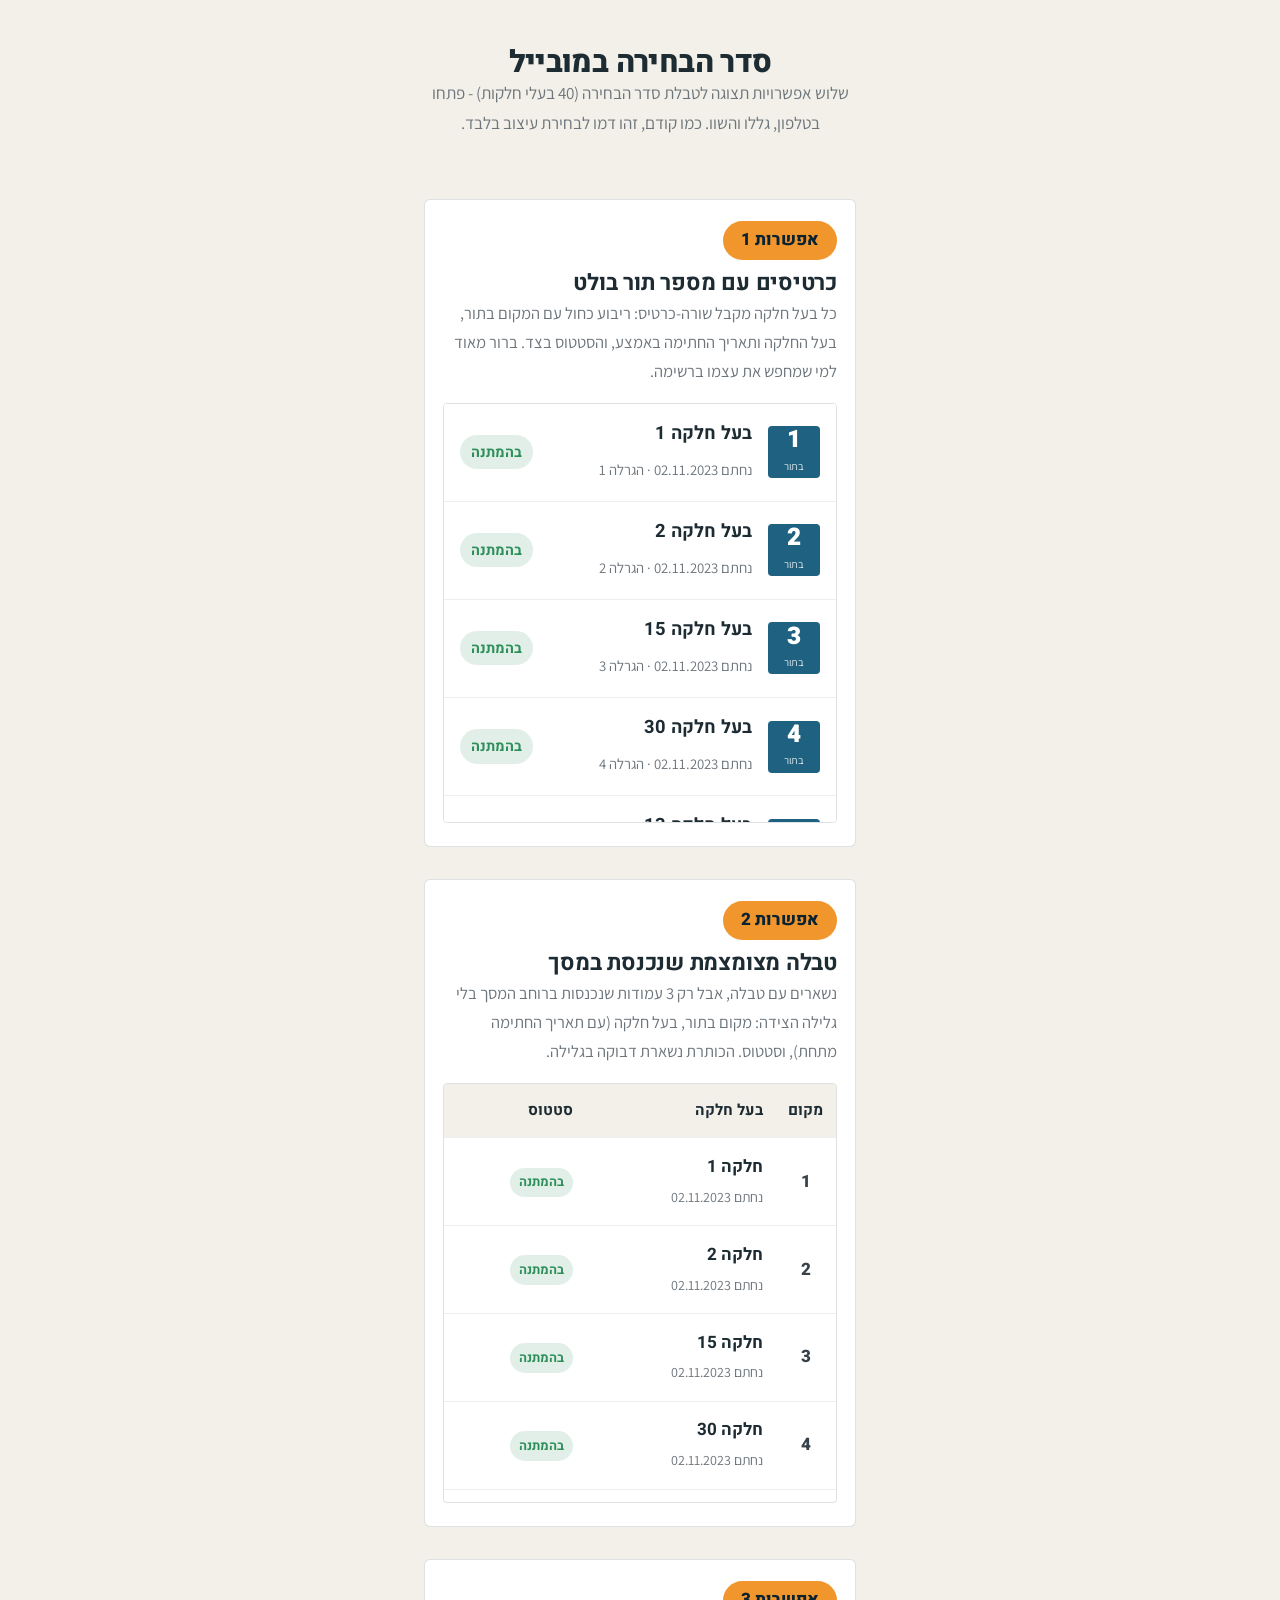
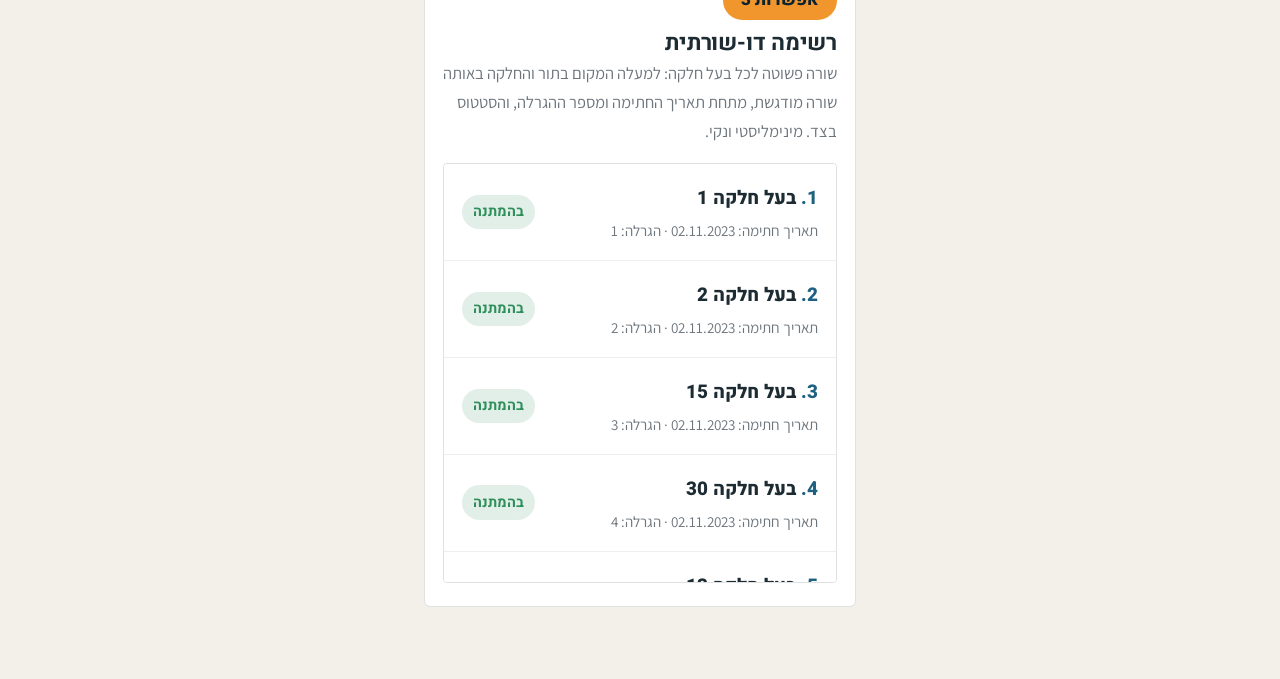
<file: mobile-options.html>
<!DOCTYPE html>
<html lang="he" dir="rtl">
<head>
  <meta charset="UTF-8" />
  <meta name="viewport" content="width=device-width, initial-scale=1.0" />
  <title>סדר הבחירה במובייל - 3 אפשרויות תצוגה</title>
  <meta name="robots" content="noindex" /><!-- דף עבודה פנימי לבחירת עיצוב -->
  <link rel="preconnect" href="https://fonts.googleapis.com" />
  <link rel="preconnect" href="https://fonts.gstatic.com" crossorigin />
  <link href="https://fonts.googleapis.com/css2?family=Assistant:wght@300;400;500;600;700&family=Heebo:wght@300;400;500;600;700;800;900&display=swap" rel="stylesheet" />
  <link rel="stylesheet" href="assets/css/redesign.css" />
  <style>
    body { background: var(--r-stone); }
    .demo-wrap { max-width: 460px; margin-inline: auto; padding: 1.2rem 14px 4rem; }
    .demo-head { text-align: center; padding: 1.4rem 0 .6rem; }
    .demo-head h1 { font-size: 1.7rem; }
    .demo-head p { color: var(--r-muted); font-size: .95rem; margin-inline: auto; }
    .opt { background: #fff; border: 1px solid var(--r-hair); border-radius: 6px; padding: 1.1rem 1rem 1.3rem; margin-top: 1.8rem; }
    .opt__tag { display: inline-block; background: var(--r-orange); color: var(--r-navy-deep); font-family: 'Heebo', sans-serif; font-weight: 800; font-size: .95rem; border-radius: 100px; padding: .25rem 1rem; }
    .opt h2 { font-size: 1.25rem; margin: .6rem 0 .2rem; }
    .opt > p { color: var(--r-muted); font-size: .92rem; }
    .scrollbox { max-height: 420px; overflow-y: auto; scrollbar-width: thin; scrollbar-color: rgba(29,43,51,.25) transparent; border: 1px solid var(--r-hair); border-radius: 4px; }
    .scrollbox::-webkit-scrollbar { width: 7px; }
    .scrollbox::-webkit-scrollbar-thumb { background: rgba(29,43,51,.18); border-radius: 8px; }

    /* ===== Option 1: cards ===== */
    .q1-card { display: flex; align-items: center; gap: .9rem; padding: .8rem .9rem; border-bottom: 1px solid var(--r-hair-soft); background: #fff; }
    .q1-card:last-child { border-bottom: 0; }
    .q1-pos { flex: none; width: 52px; height: 52px; border-radius: 4px; background: var(--r-petrol); color: #fff; display: grid; place-items: center; }
    .q1-pos b { font-family: 'Heebo', sans-serif; font-weight: 900; font-size: 1.35rem; line-height: 1; }
    .q1-pos small { font-size: .6rem; opacity: .85; }
    .q1-body { flex: 1; min-width: 0; }
    .q1-body b { font-family: 'Heebo', sans-serif; font-weight: 700; font-size: 1.02rem; color: var(--r-ink); display: block; }
    .q1-body small { color: var(--r-muted); font-size: .82rem; }
    .q1-card .chip { flex: none; }

    /* ===== Option 2: compact table ===== */
    .q2-table { width: 100%; border-collapse: collapse; font-size: .95rem; }
    .q2-table th, .q2-table td { padding: .75rem .7rem; text-align: right; border-bottom: 1px solid var(--r-hair-soft); }
    .q2-table thead th { position: sticky; top: 0; z-index: 2; background: var(--r-stone); font-family: 'Heebo', sans-serif; font-weight: 700; color: var(--r-ink); font-size: .85rem; white-space: nowrap; box-shadow: 0 1px 0 var(--r-hair); }
    .q2-table td:first-child { font-family: 'Heebo', sans-serif; font-weight: 800; text-align: center; width: 3.2rem; }
    .q2-owner b { font-family: 'Heebo', sans-serif; font-weight: 700; color: var(--r-ink); display: block; }
    .q2-owner small { color: var(--r-muted); font-size: .78rem; }
    .q2-table .chip { font-size: .72rem; padding: .2rem .5rem; }

    /* ===== Option 3: two-line list ===== */
    .q3-row { display: flex; align-items: center; justify-content: space-between; gap: .8rem; padding: .85rem 1rem; border-bottom: 1px solid var(--r-hair-soft); background: #fff; }
    .q3-row:last-child { border-bottom: 0; }
    .q3-main b { font-family: 'Heebo', sans-serif; font-weight: 800; font-size: 1.05rem; color: var(--r-ink); }
    .q3-main b .pos { color: var(--r-petrol); }
    .q3-main small { display: block; color: var(--r-muted); font-size: .84rem; margin-top: .15rem; }
    .q3-row .chip { flex: none; }
  </style>
</head>
<body>
  <div class="demo-wrap">
    <div class="demo-head">
      <h1>סדר הבחירה במובייל</h1>
      <p>שלוש אפשרויות תצוגה לטבלת סדר הבחירה (40 בעלי חלקות) - פתחו בטלפון, גללו והשוו. כמו קודם, זהו דמו לבחירת עיצוב בלבד.</p>
    </div>

    <!-- ============ OPTION 1 ============ -->
    <section class="opt">
      <span class="opt__tag">אפשרות 1</span>
      <h2>כרטיסים עם מספר תור בולט</h2>
      <p>כל בעל חלקה מקבל שורה-כרטיס: ריבוע כחול עם המקום בתור, בעל החלקה ותאריך החתימה באמצע, והסטטוס בצד. ברור מאוד למי שמחפש את עצמו ברשימה.</p>
      <div class="scrollbox" id="q1"></div>
    </section>

    <!-- ============ OPTION 2 ============ -->
    <section class="opt">
      <span class="opt__tag">אפשרות 2</span>
      <h2>טבלה מצומצמת שנכנסת במסך</h2>
      <p>נשארים עם טבלה, אבל רק 3 עמודות שנכנסות ברוחב המסך בלי גלילה הצידה: מקום בתור, בעל חלקה (עם תאריך החתימה מתחת), וסטטוס. הכותרת נשארת דבוקה בגלילה.</p>
      <div class="scrollbox" id="q2"></div>
    </section>

    <!-- ============ OPTION 3 ============ -->
    <section class="opt">
      <span class="opt__tag">אפשרות 3</span>
      <h2>רשימה דו-שורתית</h2>
      <p>שורה פשוטה לכל בעל חלקה: למעלה המקום בתור והחלקה באותה שורה מודגשת, מתחת תאריך החתימה ומספר ההגרלה, והסטטוס בצד. מינימליסטי ונקי.</p>
      <div class="scrollbox" id="q3"></div>
    </section>
  </div>

  <script src="assets/js/data/residents.js"></script>
  <script src="assets/js/ui/common.js"></script>
  <script>
    (function () {
      var ordered = DH.computeSelectionOrder();
      function statusChip(r) {
        return r.selected
          ? '<span class="chip chip--selected">בחר/ה: ' + r.selected.model + '</span>'
          : '<span class="chip chip--available">בהמתנה</span>';
      }

      /* Option 1: cards */
      document.getElementById('q1').innerHTML = ordered.map(function (r) {
        return '<div class="q1-card">' +
          '<div class="q1-pos"><b>' + r.queuePosition + '</b><small>בתור</small></div>' +
          '<div class="q1-body"><b>בעל חלקה ' + (r.plotNo || '-') + '</b>' +
          '<small>נחתם ' + DH.ui.fmtDate(r.signingDate) + ' · הגרלה ' + r.lotteryNo + '</small></div>' +
          statusChip(r) +
          '</div>';
      }).join('');

      /* Option 2: compact table */
      document.getElementById('q2').innerHTML =
        '<table class="q2-table"><thead><tr><th style="text-align:center">מקום</th><th>בעל חלקה</th><th>סטטוס</th></tr></thead><tbody>' +
        ordered.map(function (r) {
          return '<tr><td>' + r.queuePosition + '</td>' +
            '<td class="q2-owner"><b>חלקה ' + (r.plotNo || '-') + '</b><small>נחתם ' + DH.ui.fmtDate(r.signingDate) + '</small></td>' +
            '<td>' + statusChip(r) + '</td></tr>';
        }).join('') + '</tbody></table>';

      /* Option 3: two-line list */
      document.getElementById('q3').innerHTML = ordered.map(function (r) {
        return '<div class="q3-row">' +
          '<div class="q3-main"><b><span class="pos">' + r.queuePosition + '.</span> בעל חלקה ' + (r.plotNo || '-') + '</b>' +
          '<small>תאריך חתימה: ' + DH.ui.fmtDate(r.signingDate) + ' · הגרלה: ' + r.lotteryNo + '</small></div>' +
          statusChip(r) +
          '</div>';
      }).join('');
    })();
  </script>
</body>
</html>
</file>
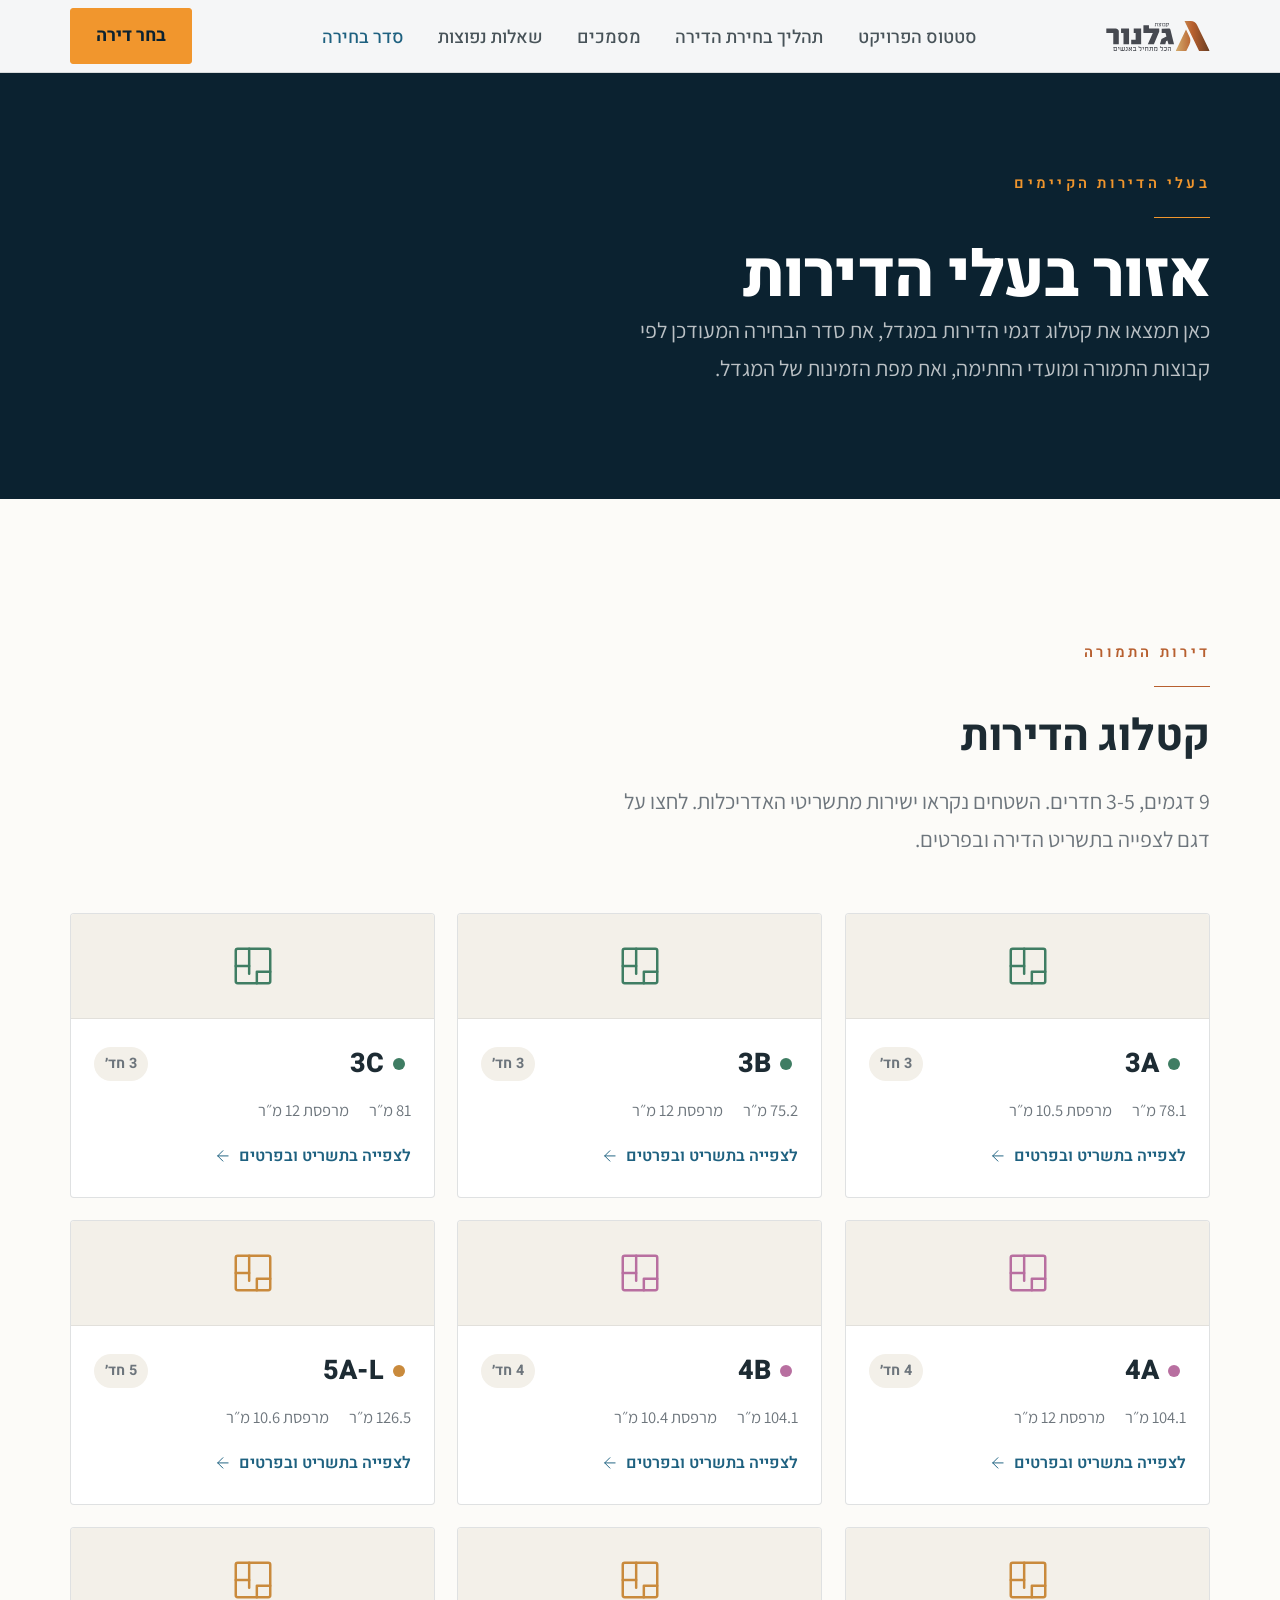
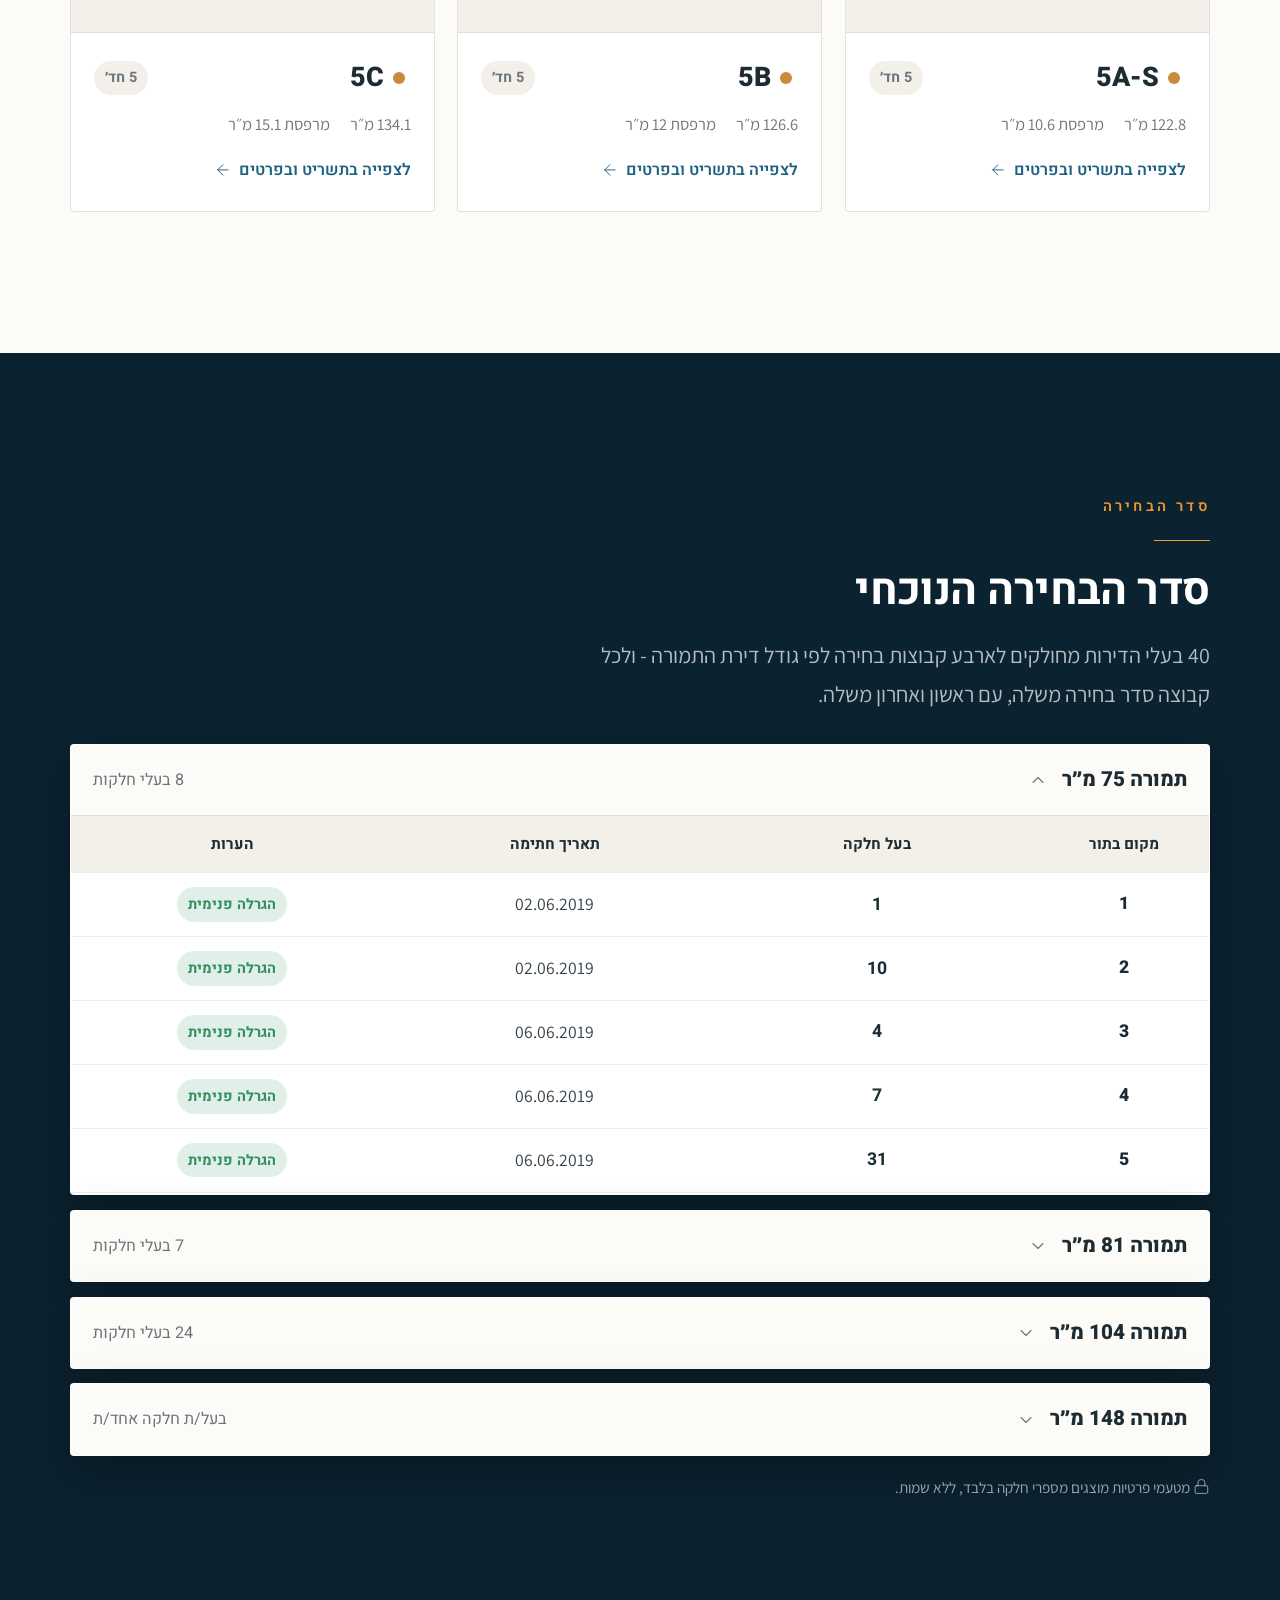
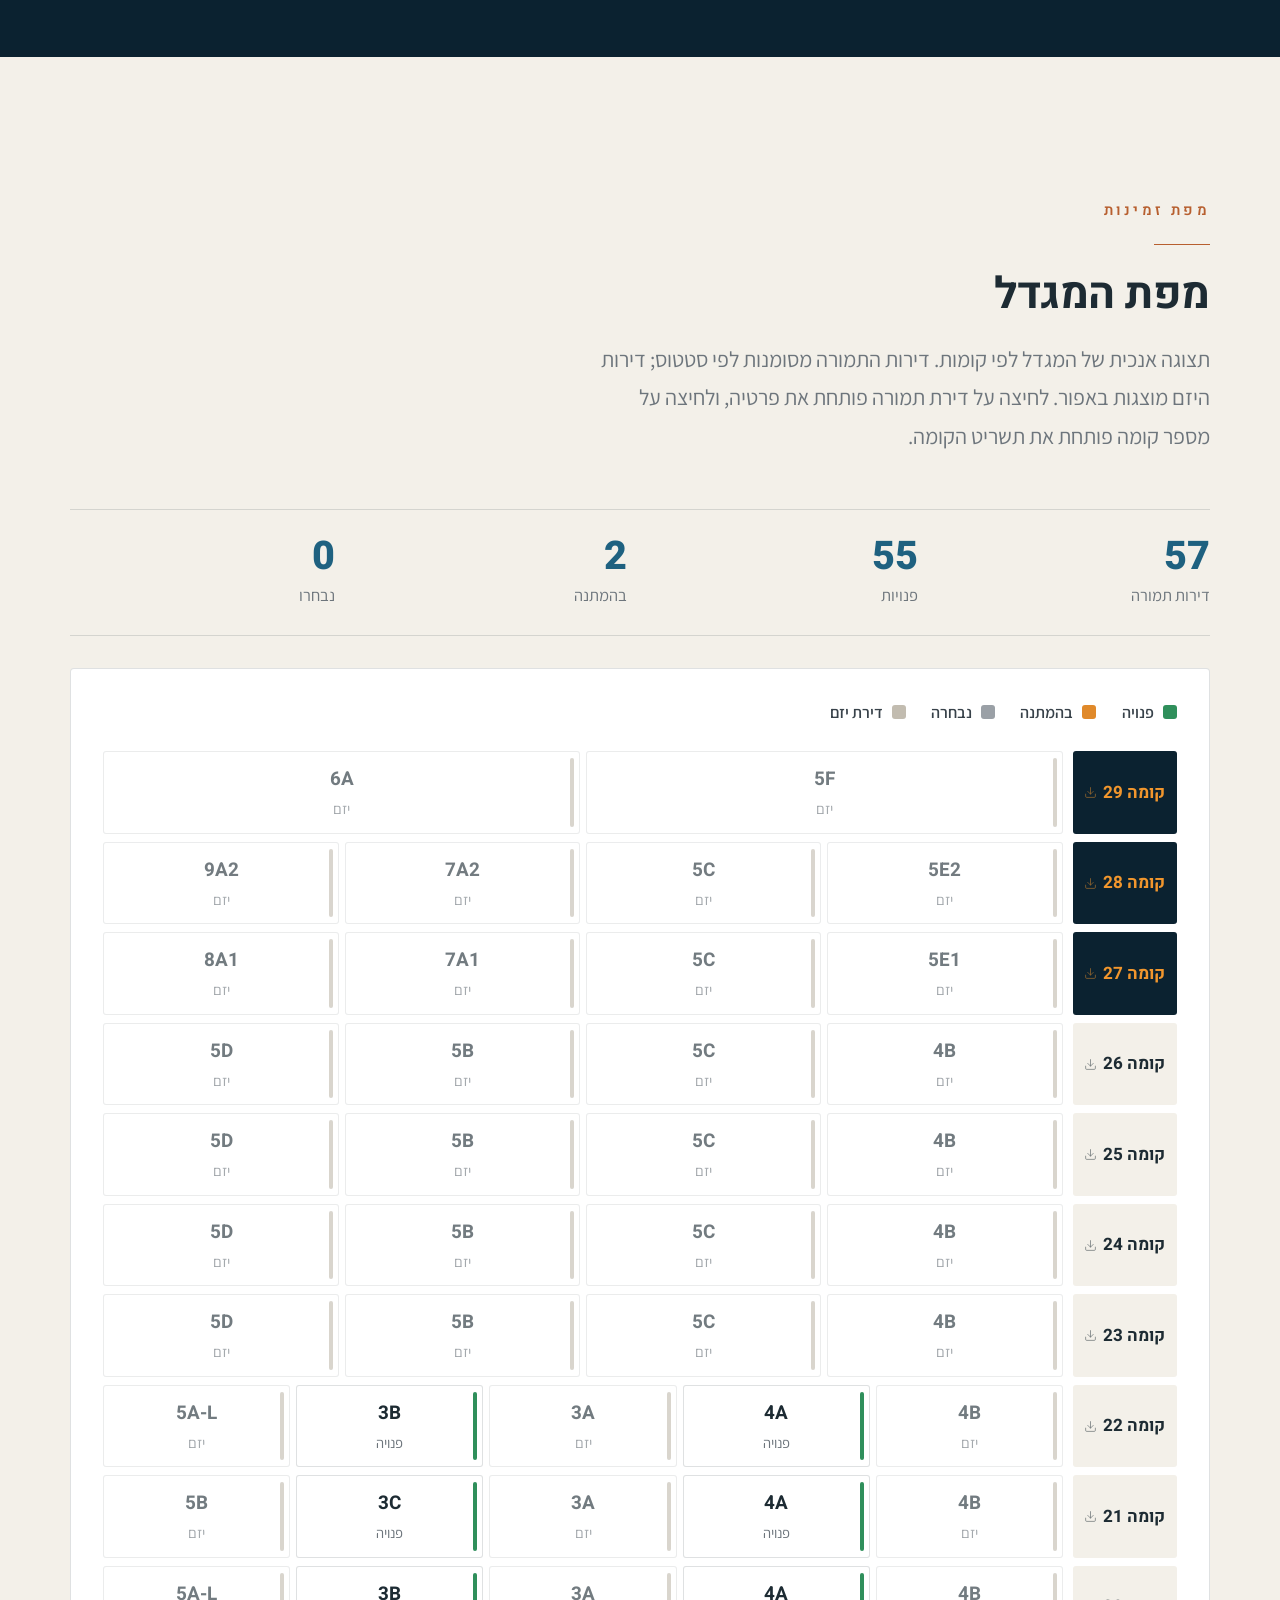
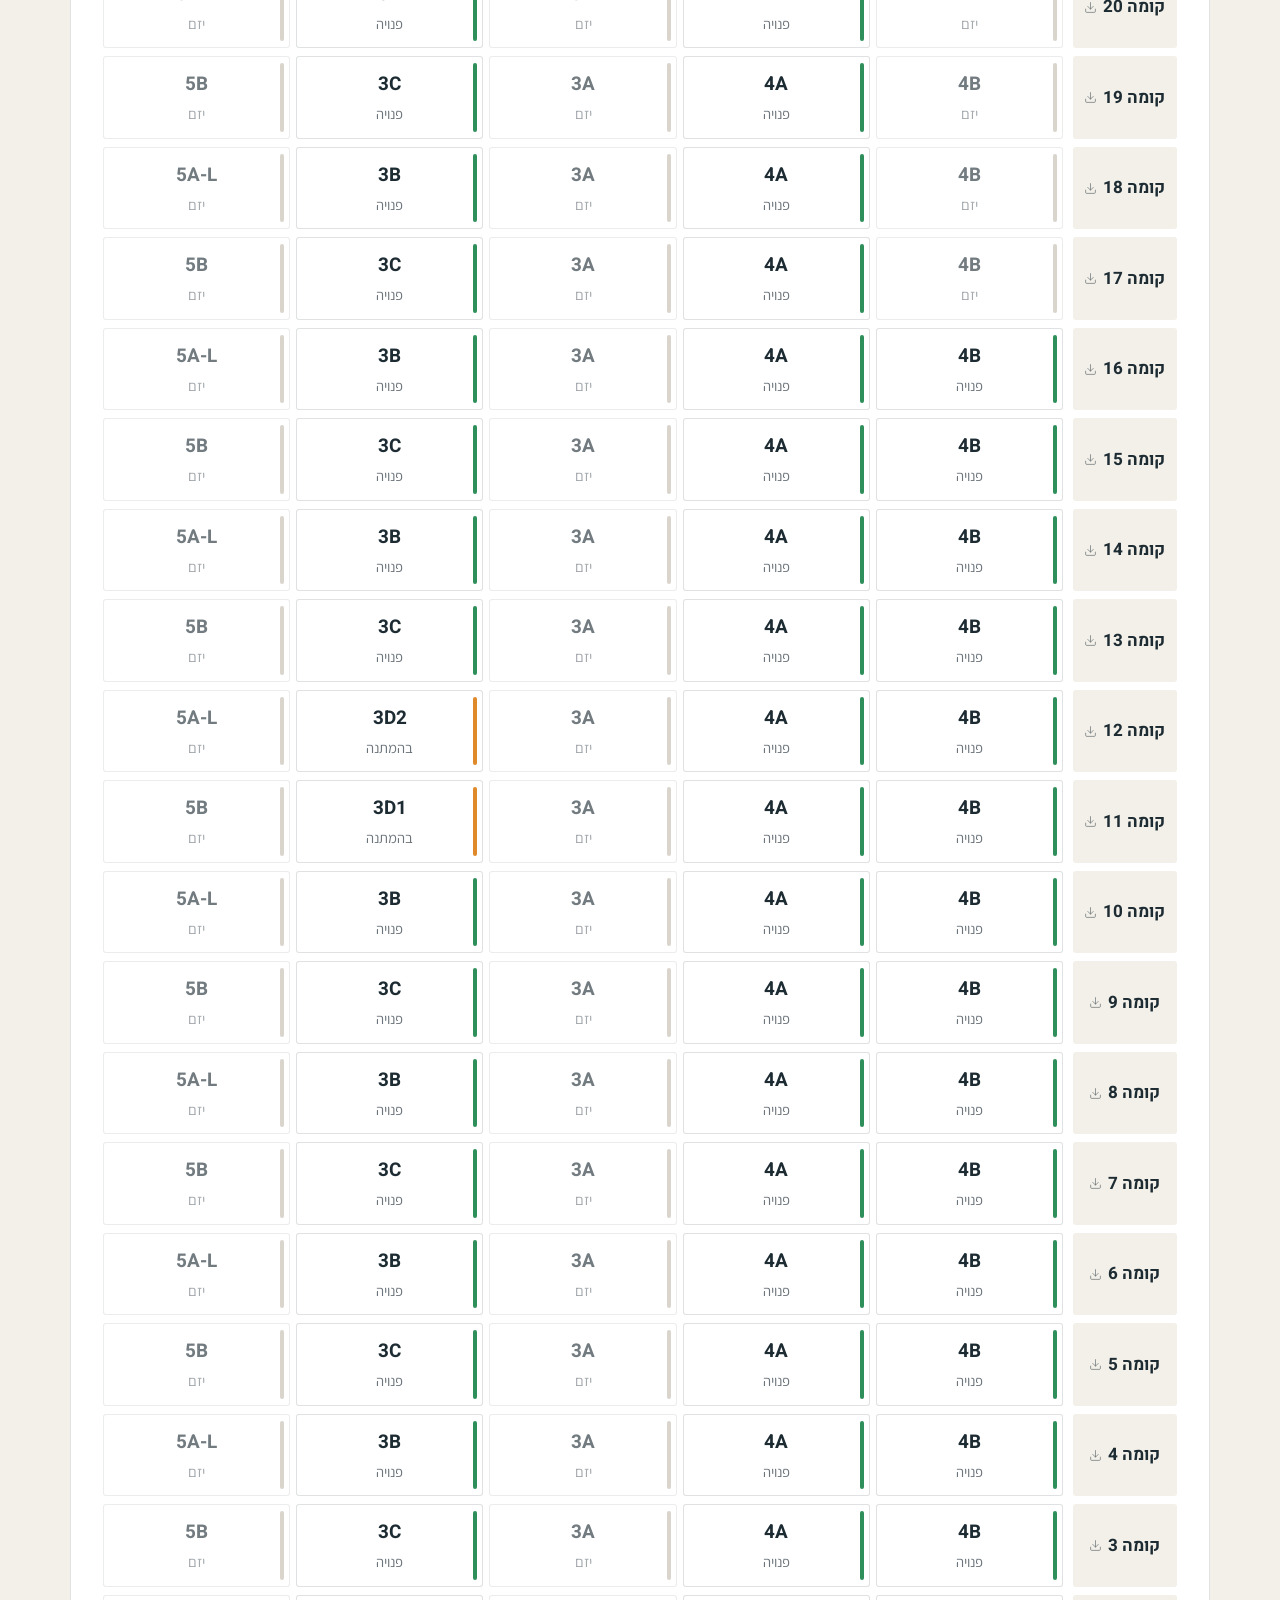
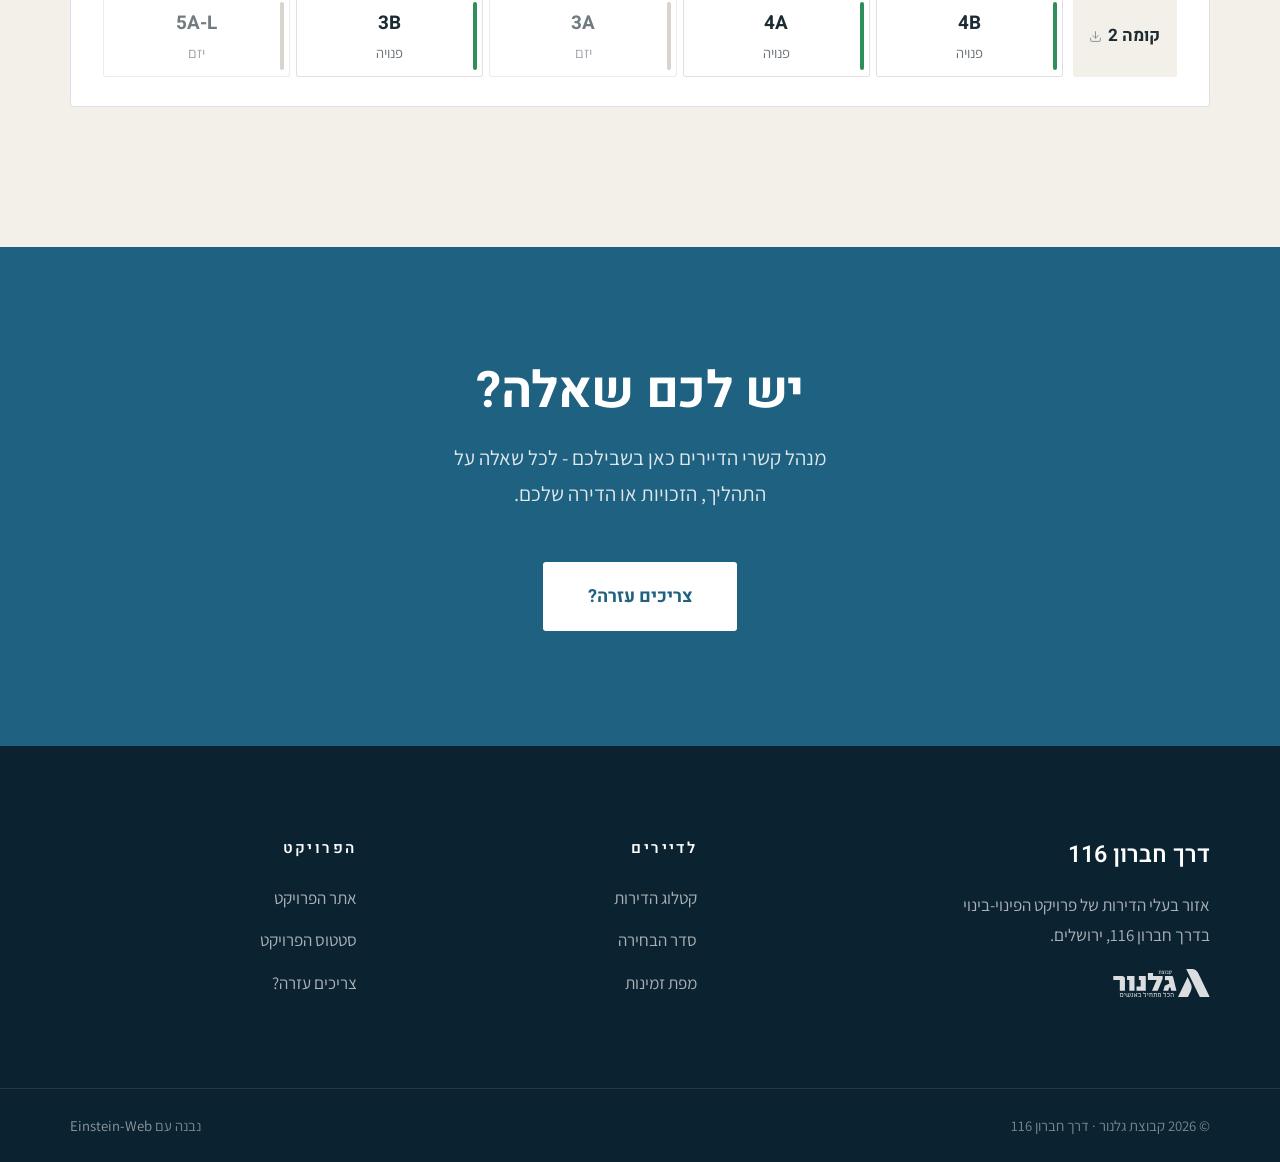
<file: residents.html>
<!DOCTYPE html>
<html lang="he" dir="rtl">
<head>
  <meta charset="UTF-8" />
  <meta name="viewport" content="width=device-width, initial-scale=1.0" />
  <title>אזור בעלי הדירות - דרך חברון 116 | קבוצת גלנור</title>
  <meta name="description" content="מידע לבעלי הדירות הקיימים בפרויקט דרך חברון 116: קטלוג הדירות, סדר הבחירה ומפת זמינות המגדל." />
  <meta name="robots" content="noindex" /><!-- אזור דיירים - לא לאינדוקס -->

  <link rel="preconnect" href="https://fonts.googleapis.com" />
  <link rel="preconnect" href="https://fonts.gstatic.com" crossorigin />
  <link href="https://fonts.googleapis.com/css2?family=Assistant:wght@300;400;500;600;700&family=Heebo:wght@300;400;500;600;700;800;900&display=swap" rel="stylesheet" />
  <link rel="stylesheet" href="assets/css/redesign.css" />
</head>
<body>
  <a href="#catalog" class="skip">דלג לתוכן</a>

  <!-- ============ NAV ============ -->
  <header class="nav" data-nav>
    <div class="nav__inner">
      <a class="brand" href="index.html" aria-label="דרך חברון 116 - קבוצת גלנור">
        <img class="brand__logo" src="assets/img/glanor-logo.svg" alt="קבוצת גלנור" width="117" height="36" />
      </a>
      <ul class="nav__links">
        <li><a href="index.html#status">סטטוס הפרויקט</a></li>
        <li><a href="index.html#process">תהליך בחירת הדירה</a></li>
        <li><a href="index.html#docs">מסמכים</a></li>
        <li><a href="index.html#faq">שאלות נפוצות</a></li>
        <li><a href="#order">סדר בחירה</a></li>
      </ul>
      <div class="nav__cta">
        <a href="#map" class="btn btn--orange">בחר דירה</a>
        <button class="nav__toggle" data-nav-toggle data-icon="menu" aria-label="תפריט"></button>
      </div>
    </div>
    <nav class="nav__mobile" data-nav-mobile aria-label="תפריט נייד">
      <a href="index.html#status">סטטוס הפרויקט</a>
      <a href="index.html#process">תהליך בחירת הדירה</a>
      <a href="index.html#docs">מסמכים</a>
      <a href="index.html#faq">שאלות נפוצות</a>
      <a href="#order">סדר בחירה</a>
      <a href="#map">בחר דירה</a>
    </nav>
  </header>

  <!-- ============ PAGE HEAD — navy band ============ -->
  <section class="sect bg-navy page-head" id="top">
    <div class="container">
      <div class="reveal">
        <span class="eyebrow">בעלי הדירות הקיימים</span>
        <span class="rule"></span>
        <h1>אזור בעלי הדירות</h1>
      </div>
      <p class="lead reveal">כאן תמצאו את קטלוג דגמי הדירות במגדל, את סדר הבחירה המעודכן לפי קבוצות התמורה ומועדי החתימה, ואת מפת הזמינות של המגדל.</p>
    </div>
  </section>

  <!-- ============ CATALOG ============ -->
  <section class="sect" id="catalog">
    <div class="container">
      <div class="reveal">
        <span class="eyebrow">דירות התמורה</span>
        <span class="rule"></span>
        <h2>קטלוג הדירות</h2>
      </div>
      <p class="lead reveal">9 דגמים, 3-5 חדרים. השטחים נקראו ישירות מתשריטי האדריכלות. לחצו על דגם לצפייה בתשריט הדירה ובפרטים.</p>
      <div class="grid grid--3 mt-4" id="type-catalog" data-stagger></div>
    </div>
  </section>

  <!-- ============ SELECTION ORDER — navy band ============ -->
  <section class="sect bg-navy" id="order">
    <div class="container">
      <div class="reveal">
        <span class="eyebrow">סדר הבחירה</span>
        <span class="rule"></span>
        <h2>סדר הבחירה הנוכחי</h2>
        <p class="lead" style="color:rgba(255,255,255,.7)">40 בעלי הדירות מחולקים לארבע קבוצות בחירה לפי גודל דירת התמורה - ולכל קבוצה סדר בחירה משלה, עם ראשון ואחרון משלה.</p>
      </div>
      <div class="reveal mt-3" id="queue-groups"></div>
    </div>
  </section>

  <!-- ============ AVAILABILITY MAP ============ -->
  <section class="sect bg-stone" id="map">
    <div class="container">
      <div class="reveal">
        <span class="eyebrow">מפת זמינות</span>
        <span class="rule"></span>
        <h2>מפת המגדל</h2>
      </div>
      <p class="lead reveal">תצוגה אנכית של המגדל לפי קומות. דירות התמורה מסומנות לפי סטטוס; דירות היזם מוצגות באפור. לחיצה על דירת תמורה פותחת את פרטיה, ולחיצה על מספר קומה פותחת את תשריט הקומה.</p>
      <div class="statstrip mt-4 reveal" id="tower-stats"></div>
      <div class="card card--pad mt-3 reveal" id="tower-map" style="overflow-x:auto"></div>
    </div>
  </section>

  <!-- ============ FINAL CTA ============ -->
  <section class="cta-band">
    <div class="container reveal">
      <h2>יש לכם שאלה?</h2>
      <p>מנהל קשרי הדיירים כאן בשבילכם - לכל שאלה על התהליך, הזכויות או הדירה שלכם.</p>
      <a href="index.html#help" class="btn btn--cta-invert">צריכים עזרה?</a>
    </div>
  </section>

  <!-- ============ FOOTER ============ -->
  <footer class="footer">
    <div class="container footer__grid">
      <div>
        <span class="brand-name">דרך חברון 116</span>
        <p style="max-width:34ch">אזור בעלי הדירות של פרויקט הפינוי-בינוי בדרך חברון 116, ירושלים.</p>
        <div style="display:flex;align-items:center;gap:.7rem;margin-top:.6rem">
          <img class="logo-on-dark" src="assets/img/glanor-logo.svg" alt="קבוצת גלנור" loading="lazy" />
        </div>
      </div>
      <div><h4>לדיירים</h4><ul>
        <li><a href="#catalog">קטלוג הדירות</a></li>
        <li><a href="#order">סדר הבחירה</a></li>
        <li><a href="#map">מפת זמינות</a></li>
      </ul></div>
      <div><h4>הפרויקט</h4><ul>
        <li><a href="index.html">אתר הפרויקט</a></li>
        <li><a href="index.html#status">סטטוס הפרויקט</a></li>
        <li><a href="index.html#help">צריכים עזרה?</a></li>
      </ul></div>
    </div>
    <div class="footer__bar"><div class="container" style="display:flex;flex-wrap:wrap;justify-content:space-between;gap:.6rem;width:100%">
      <span>© 2026 קבוצת גלנור · דרך חברון 116</span><span>נבנה עם <a href="https://einstein-web.co.il" target="_blank" rel="noopener">Einstein-Web</a></span>
    </div></div>
  </footer>

  <!-- data -->
  <script src="assets/js/data/project.js"></script>
  <script src="assets/js/data/models.js"></script>
  <script src="assets/js/data/tower.js"></script>
  <script src="assets/js/data/residents.js"></script>
  <script src="assets/js/data/order.js"></script>
  <!-- ui -->
  <script src="assets/js/ui/common.js"></script>
  <script src="assets/js/ui/residents-ui.js"></script>
  <script>
    DH.renderTypeCatalog('#type-catalog');
    DH.renderSelectionOrder('#queue-groups');
    DH.renderTowerStats('#tower-stats');
    DH.renderTowerMap('#tower-map');
    // initChrome() (common.js) runs on DOMContentLoaded and observes the
    // dynamically-rendered .reveal nodes above.
  </script>
  <script src="assets/js/ui/redesign.js"></script>
</body>
</html>
</file>
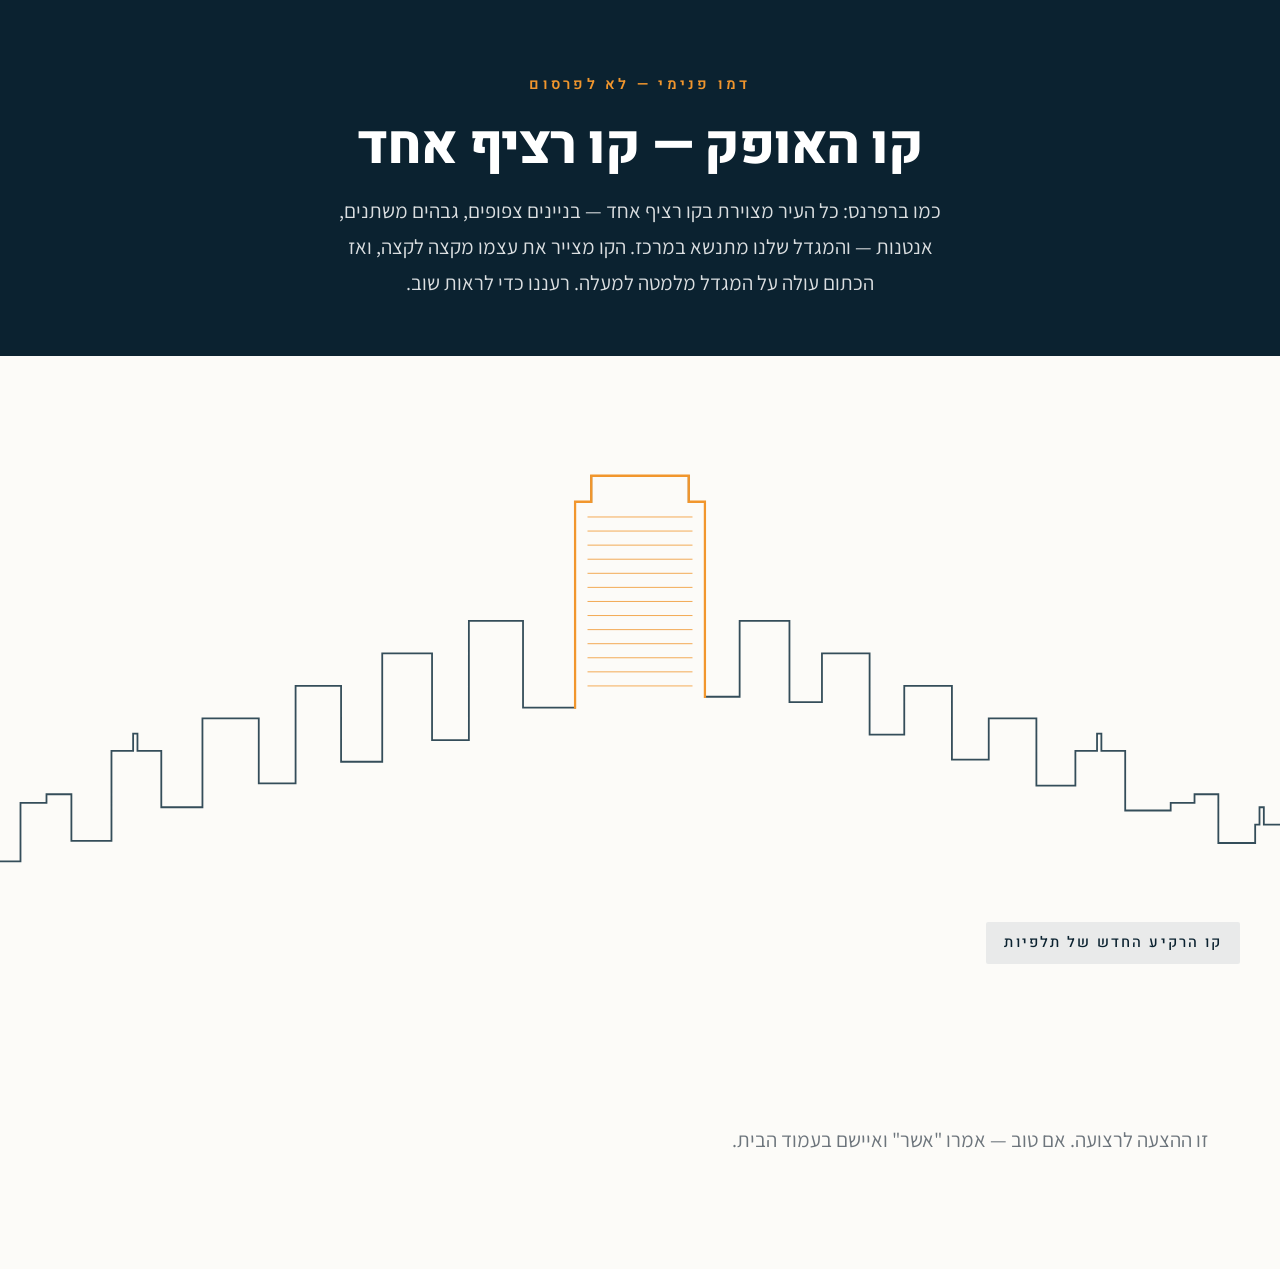
<file: skyline-final.html>
<!DOCTYPE html>
<html lang="he" dir="rtl">
<head>
  <meta charset="UTF-8">
  <meta name="viewport" content="width=device-width, initial-scale=1.0">
  <meta name="robots" content="noindex, nofollow">
  <title>דרך חברון 116 — קו האופק: הגרסה הסופית</title>
  <link rel="preconnect" href="https://fonts.googleapis.com">
  <link rel="preconnect" href="https://fonts.gstatic.com" crossorigin>
  <link href="https://fonts.googleapis.com/css2?family=Assistant:wght@400;600;700&family=Heebo:wght@400;500;600;700;800;900&display=swap" rel="stylesheet">
  <link rel="stylesheet" href="assets/css/redesign.css">
  <style>
    .page-intro { background: var(--r-navy-deep); color: rgba(255,255,255,.85); padding: 4rem 0 3rem; text-align: center; }
    .page-intro h1 { color: #fff; font-size: clamp(2rem, 4.5vw, 3rem); }
    .page-intro p { max-width: 66ch; margin: 1rem auto 0; padding-inline: 20px; }
    .page-intro .eyebrow { color: var(--r-orange); }
    .ctx { height: 70px; background: var(--r-paper); }
    .pick-note { text-align: center; padding: 3.5rem 20px 5rem; color: var(--r-muted, #6b7680); }

    /* light band, no frame */
    .band { position: relative; overflow: hidden; height: clamp(340px, 44vw, 640px); background: var(--r-paper); }
    .band .cap {
      position: absolute; bottom: 1.4rem; inset-inline-start: clamp(20px, 4vw, 40px); z-index: 4;
      font-family: 'Heebo', sans-serif; font-weight: 500; font-size: .82rem; letter-spacing: .14em;
      color: var(--r-navy-deep); background: rgba(18,48,63,.08);
      padding: .45rem 1rem; border-radius: 2px;
    }
    .band svg {
      position: absolute; left: 50%; bottom: 0; transform: translateX(-50%);
      height: 100%; width: auto; aspect-ratio: 1600 / 520;
      shape-rendering: geometricPrecision;
    }

    .ln { fill: none; stroke: rgba(18,48,63,.85); stroke-width: 1.8; stroke-linecap: square; stroke-linejoin: miter; }
    .ln--orange { stroke: var(--r-orange); stroke-width: 2.4; }
    .ln--orange-thin { stroke: rgba(241,150,45,.8); stroke-width: 1; }

    /* the one line draws itself from edge to edge
       (dash slightly oversized: with pathLength=100 on a very long path,
       floating-point error otherwise swallows the tail of the line) */
    .draw { stroke-dasharray: 104; stroke-dashoffset: 104; }
    .band.in .draw { animation: draw 5s cubic-bezier(.4,0,.3,1) forwards; }
    @keyframes draw { to { stroke-dashoffset: 0; } }

    /* then the orange rises over the tower, bottom to top */
    .tower-rise { clip-path: inset(100% 0 0 0); }
    .band.in .tower-rise { animation: rise 2.2s cubic-bezier(.25,.6,.3,1) forwards; animation-delay: 5s; }
    @keyframes rise { to { clip-path: inset(-2% 0 0 0); } }

    @media (prefers-reduced-motion: reduce) {
      .draw { stroke-dasharray: none !important; stroke-dashoffset: 0 !important; animation: none !important; }
      .tower-rise { clip-path: none !important; animation: none !important; }
    }
  </style>
</head>
<body>

  <div class="page-intro">
    <span class="eyebrow">דמו פנימי — לא לפרסום</span>
    <h1>קו האופק — קו רציף אחד</h1>
    <p>כמו ברפרנס: כל העיר מצוירת בקו רציף אחד — בניינים צפופים, גבהים משתנים, אנטנות — והמגדל שלנו מתנשא במרכז. הקו מצייר את עצמו מקצה לקצה, ואז הכתום עולה על המגדל מלמטה למעלה. רעננו כדי לראות שוב.</p>
  </div>

  <div class="ctx"></div>
  <figure class="band" style="margin:0">
    <svg viewBox="0 0 1600 520" preserveAspectRatio="xMidYMax meet" aria-hidden="true">

      <!-- one continuous line: ground → dense city rising to the tower → city → ground -->
      <path class="ln draw" pathLength="100" d="M0 470 H 50
        V 444 H 85
        V 410 H 95 V 400 H 125
        V 432 H 155
        V 370 H 168 V 352 H 172 V 370 H 195
        V 402 H 228
        V 348 H 252 V 340 H 275
        V 383 H 312
        V 300 H 332 V 284 H 336 V 300 H 358
        V 352 H 396
        V 270 H 448
        V 330 H 482
        V 240 H 524
        V 310 H 562
        V 210 H 608
        V 290 H 642
        V 180 H 692
        V 260 H 740
        V 70 H 755 V 46 H 845 V 70 H 860
        V 250 H 892
        V 180 H 938
        V 255 H 968
        V 210 H 1012
        V 285 H 1044
        V 240 H 1088
        V 308 H 1122
        V 270 H 1166
        V 332 H 1202
        V 300 H 1222 V 284 H 1226 V 300 H 1248
        V 355 H 1290
        V 348 H 1312 V 340 H 1334
        V 385 H 1368
        V 368 H 1372 V 352 H 1376 V 368 H 1408
        V 402 H 1442
        V 400 H 1468 V 410 H 1492
        V 432 H 1526
        V 446 H 1562
        V 470 H 1600" />

      <!-- the orange rises over the tower once the city line is complete -->
      <g class="tower-rise">
        <path class="ln ln--orange" d="M740 260 V 70 H 755 V 46 H 845 V 70 H 860 V 250" />
        <path class="ln ln--orange-thin" d="M752 84 H848 M752 97 H848 M752 110 H848 M752 123 H848 M752 136 H848 M752 149 H848 M752 162 H848 M752 175 H848 M752 188 H848 M752 201 H848 M752 214 H848 M752 227 H848 M752 240 H848" />
      </g>

    </svg>
    <figcaption class="cap">קו הרקיע החדש של תלפיות</figcaption>
  </figure>
  <div class="ctx"></div>

  <p class="pick-note">זו ההצעה לרצועה. אם טוב — אמרו "אשר" ואיישם בעמוד הבית.</p>

  <script>
    (function () {
      document.querySelectorAll('.band svg path').forEach(function (el) {
        el.setAttribute('vector-effect', 'non-scaling-stroke');
      });
      var io = new IntersectionObserver(function (entries) {
        entries.forEach(function (e) { if (e.isIntersecting) { e.target.classList.add('in'); io.unobserve(e.target); } });
      }, { threshold: 0.35 });
      document.querySelectorAll('.band').forEach(function (b) { io.observe(b); });
    })();
  </script>

</body>
</html>
</file>
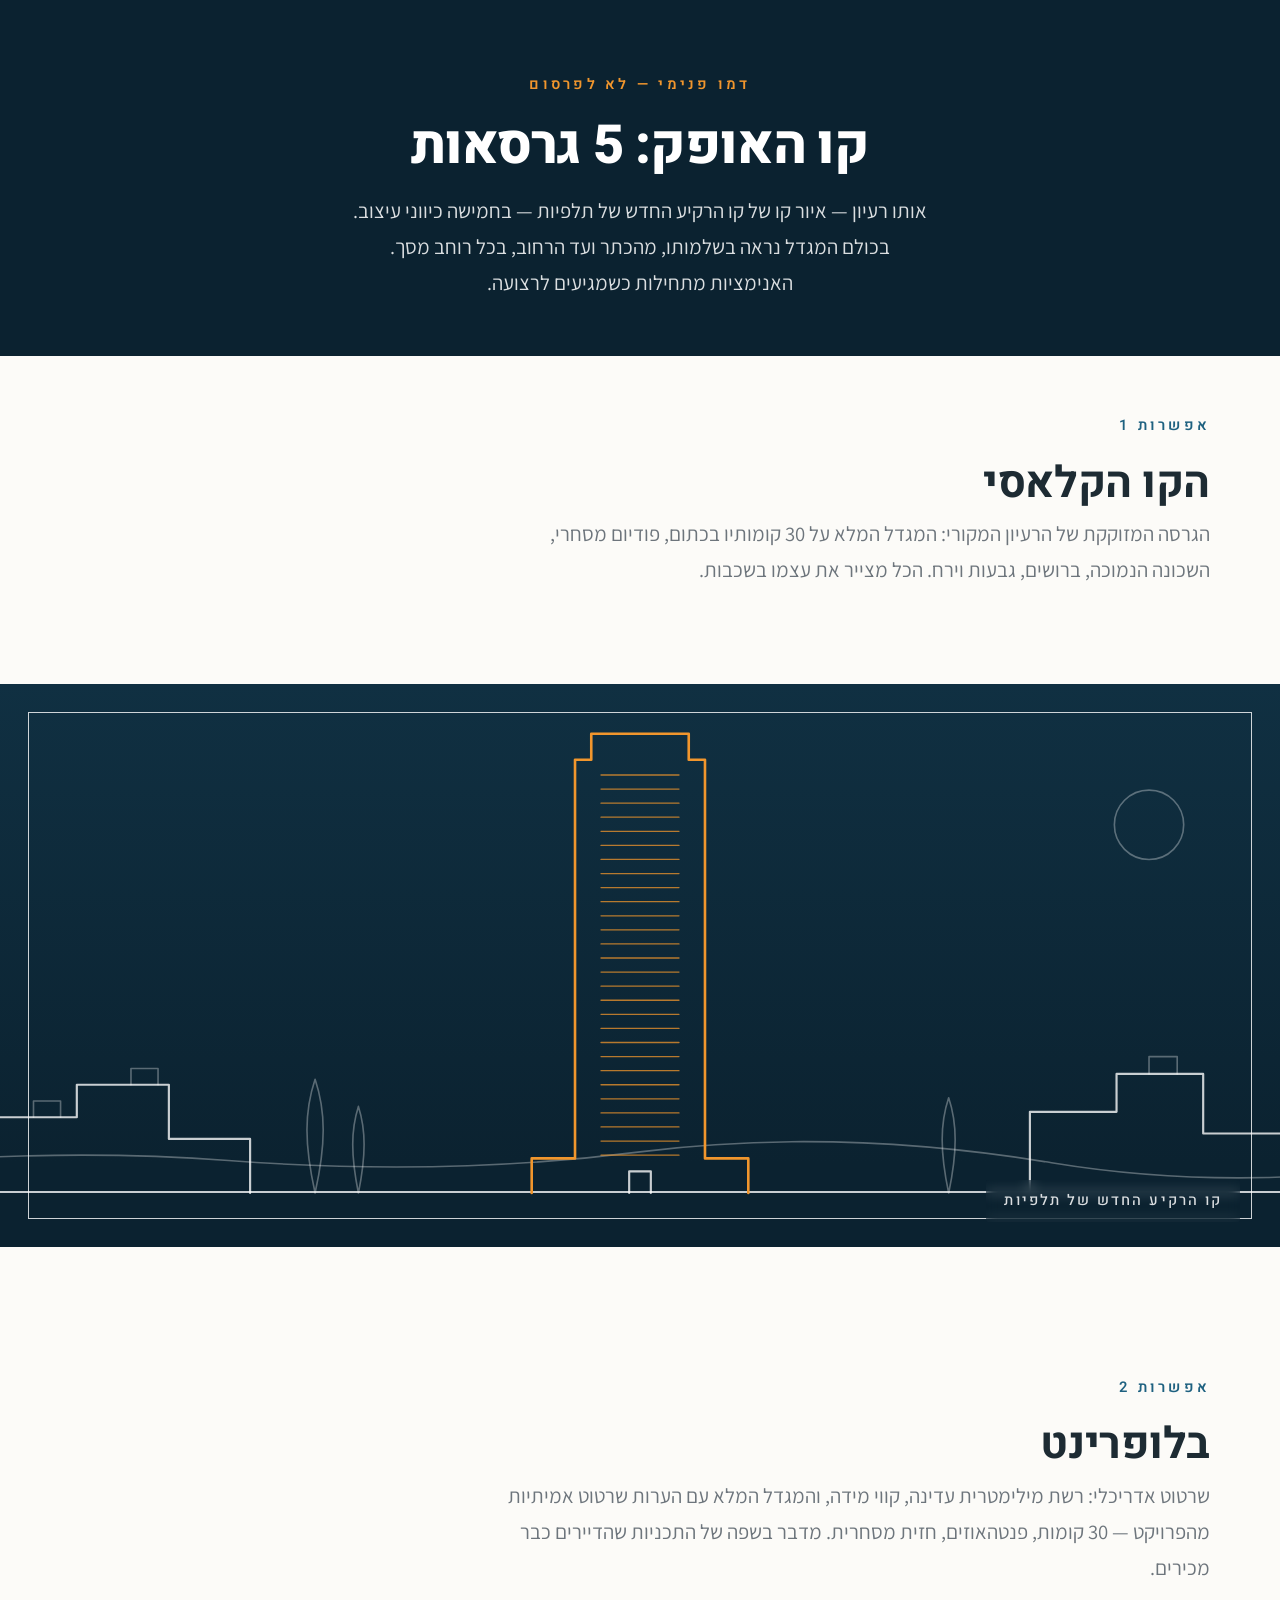
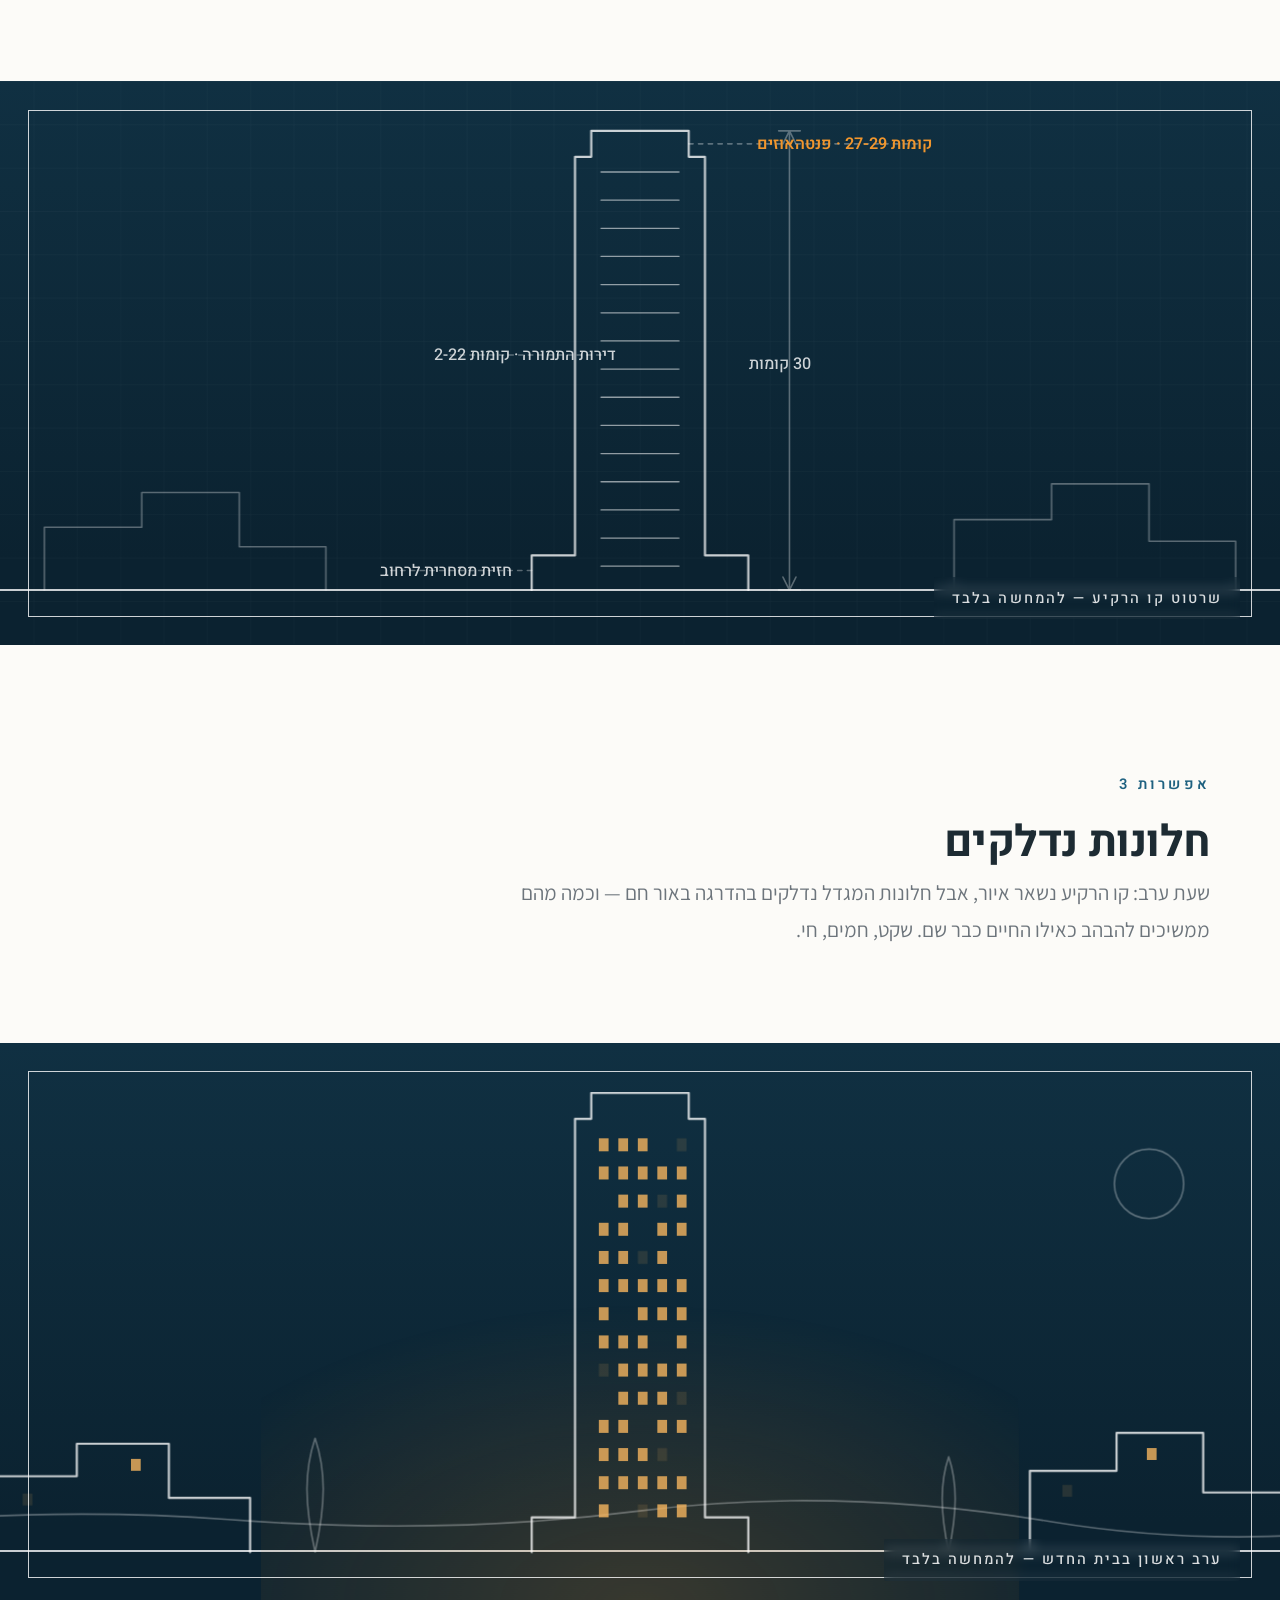
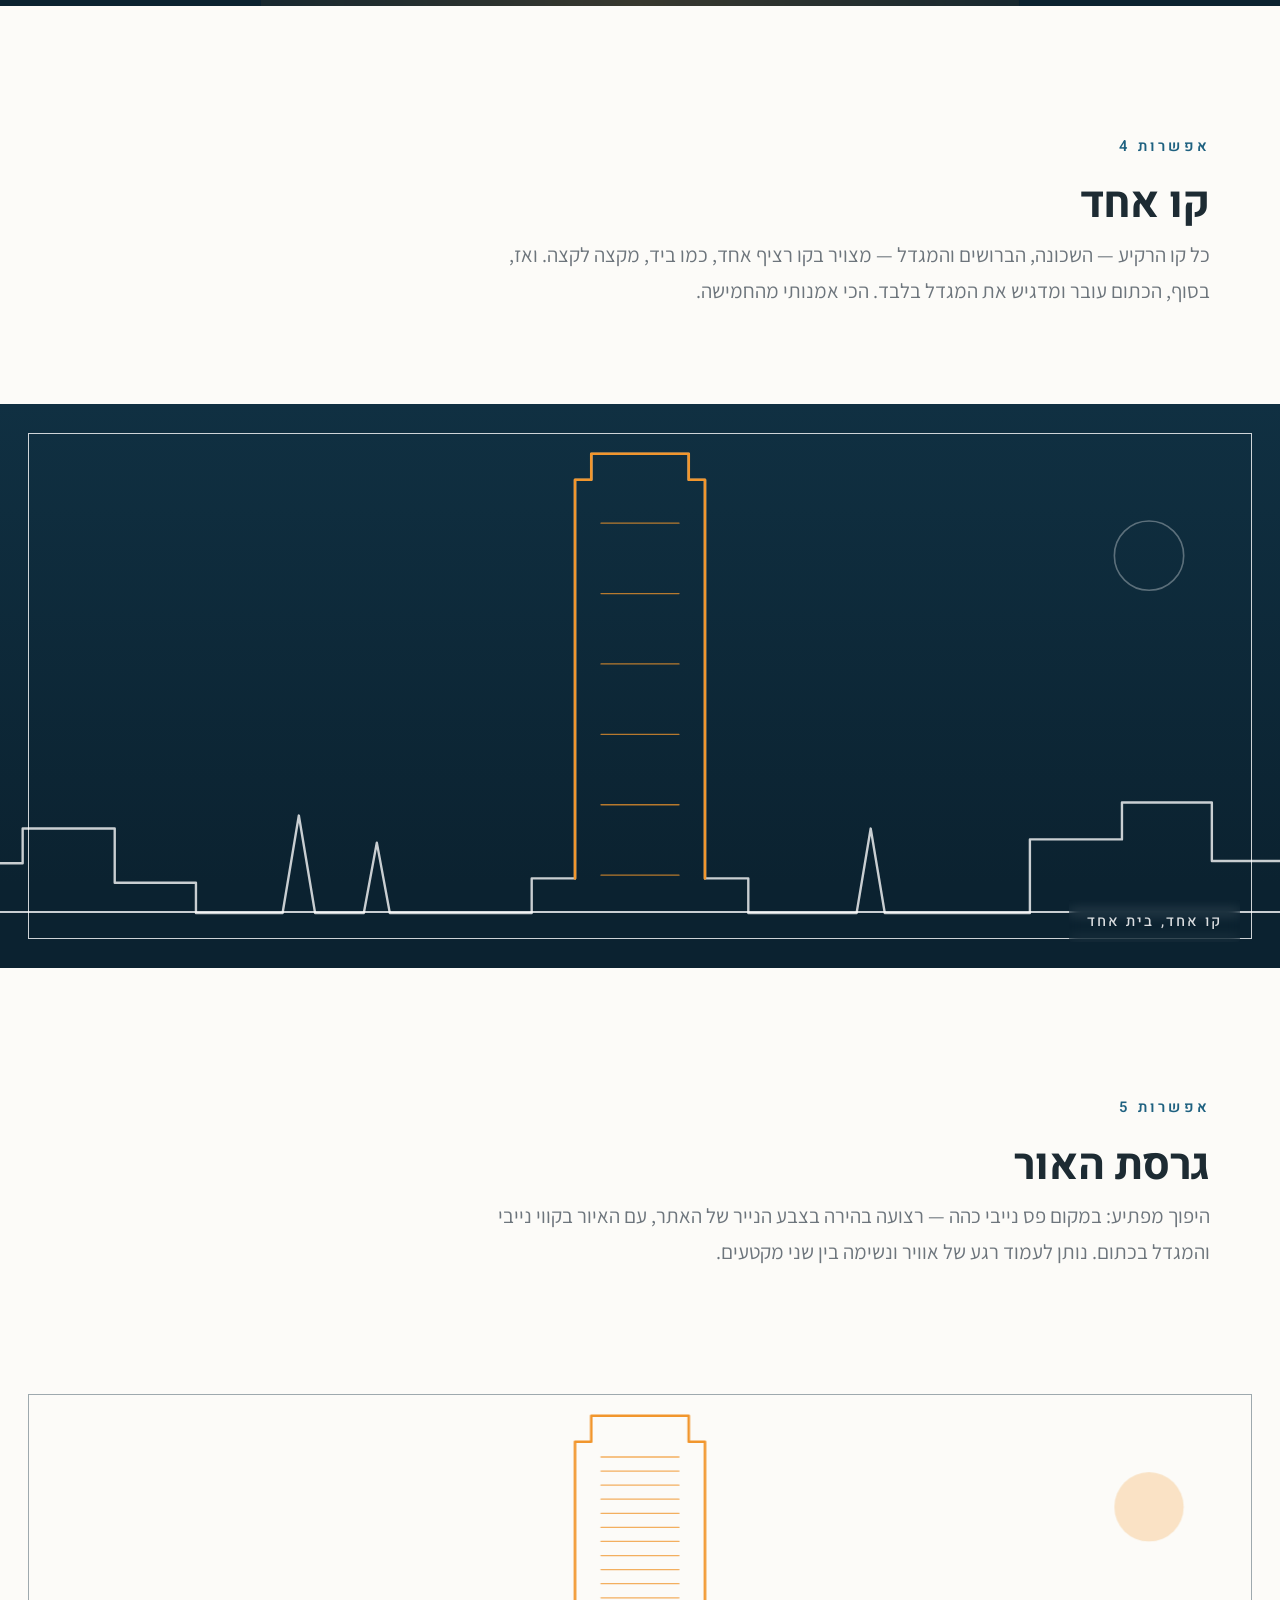
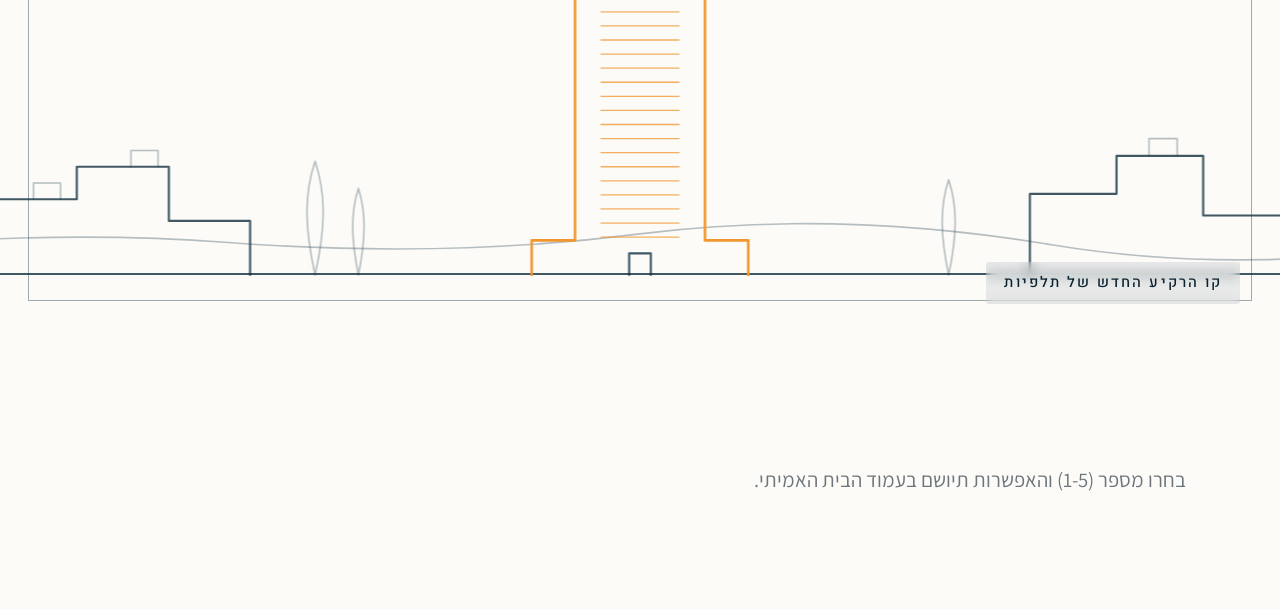
<file: skyline-options.html>
<!DOCTYPE html>
<html lang="he" dir="rtl">
<head>
  <meta charset="UTF-8">
  <meta name="viewport" content="width=device-width, initial-scale=1.0">
  <meta name="robots" content="noindex, nofollow">
  <title>דרך חברון 116 — קו האופק: 5 גרסאות</title>
  <link rel="preconnect" href="https://fonts.googleapis.com">
  <link rel="preconnect" href="https://fonts.gstatic.com" crossorigin>
  <link href="https://fonts.googleapis.com/css2?family=Assistant:wght@400;600;700&family=Heebo:wght@400;500;600;700;800;900&display=swap" rel="stylesheet">
  <link rel="stylesheet" href="assets/css/redesign.css">
  <style>
    .opt-head { max-width: var(--r-maxw); margin-inline: auto; padding: 3.2rem clamp(20px,4vw,40px) 1.4rem; }
    .opt-head .eyebrow { color: var(--r-petrol); }
    .opt-head h2 { margin-bottom: .2em; }
    .opt-head p { color: var(--r-muted, #6b7680); max-width: 72ch; margin: 0; }
    .page-intro { background: var(--r-navy-deep); color: rgba(255,255,255,.85); padding: 4rem 0 3rem; text-align: center; }
    .page-intro h1 { color: #fff; font-size: clamp(2rem, 4.5vw, 3rem); }
    .page-intro p { max-width: 62ch; margin: 1rem auto 0; padding-inline: 20px; }
    .page-intro .eyebrow { color: var(--r-orange); }
    .ctx { height: 70px; background: var(--r-paper); }

    .band { position: relative; overflow: hidden; height: clamp(340px, 44vw, 640px); background: linear-gradient(180deg, #103042 0%, var(--r-navy-deep) 85%); }
    .band::after { content: ''; position: absolute; inset: clamp(14px, 2.2vw, 30px); border: 1px solid rgba(255,255,255,.8); z-index: 3; pointer-events: none; }
    .band .cap {
      position: absolute; bottom: 1.4rem; inset-inline-start: clamp(20px, 4vw, 40px); z-index: 4;
      font-family: 'Heebo', sans-serif; font-weight: 500; font-size: .82rem; letter-spacing: .14em;
      color: rgba(255,255,255,.85); background: rgba(11,34,48,.35); backdrop-filter: blur(6px);
      padding: .45rem 1rem; border-radius: 2px;
    }

    /* The drawing is sized by the band HEIGHT (never crops the tower) and
       centered; on ultra-wide screens the CSS ground line continues to the
       edges where the SVG ends. */
    .band svg {
      position: absolute; left: 50%; bottom: 0; transform: translateX(-50%);
      height: 100%; width: auto; aspect-ratio: 1600 / 520;
    }
    .band .ground {
      position: absolute; left: 0; right: 0; bottom: calc(50 / 520 * 100%);
      height: 2px; background: rgba(255,255,255,.78); transform: scaleX(0); transform-origin: center;
    }
    .band.in .ground { animation: gr 2.4s ease-out forwards; }
    @keyframes gr { to { transform: scaleX(1); } }

    /* line vocabulary */
    .ln { fill: none; stroke: rgba(255,255,255,.78); stroke-width: 2; stroke-linecap: round; stroke-linejoin: round; }
    .ln--soft { stroke: rgba(255,255,255,.32); stroke-width: 1.5; }
    .ln--faint { stroke: rgba(255,255,255,.55); stroke-width: 1.2; }
    .ln--orange { stroke: var(--r-orange); stroke-width: 2.4; }
    .ln--orange-thin { stroke: rgba(241,150,45,.75); stroke-width: 1.2; }

    /* self-drawing: armed per-band when it scrolls into view (.in) */
    .draw { stroke-dasharray: 100; stroke-dashoffset: 100; }
    .band.in .draw { animation: draw 3.2s ease-out forwards; }
    .band.in .draw.d2 { animation-delay: .8s; }
    .band.in .draw.d3 { animation-delay: 1.6s; }
    .band.in .draw.d4 { animation-delay: 2.4s; }
    .band.in .draw.slow { animation-duration: 6s; }
    @keyframes draw { to { stroke-dashoffset: 0; } }
    .fadein { opacity: 0; }
    .band.in .fadein { animation: fin 1.6s ease-out forwards; }
    .band.in .fadein.d2 { animation-delay: .9s; }
    .band.in .fadein.d3 { animation-delay: 1.8s; }
    @keyframes fin { to { opacity: 1; } }
    @media (prefers-reduced-motion: reduce) {
      .draw { stroke-dashoffset: 0 !important; animation: none !important; }
      .fadein { opacity: 1 !important; animation: none !important; }
      .band .ground { transform: none !important; animation: none !important; }
    }

    .lbl { font-family: 'Heebo', sans-serif; font-size: 15px; font-weight: 500; fill: rgba(255,255,255,.8); }
    .lbl--orange { fill: var(--r-orange); font-weight: 600; }

    /* option 5 — bright inversion */
    .band-v5 { background: var(--r-paper); }
    .band-v5::after { border-color: rgba(18,48,63,.4); }
    .band-v5 .cap { color: var(--r-navy-deep); background: rgba(18,48,63,.08); }
    .band-v5 .ln { stroke: rgba(18,48,63,.8); }
    .band-v5 .ln--soft { stroke: rgba(18,48,63,.3); }
    .band-v5 .ln--faint { stroke: rgba(18,48,63,.5); }
    .band-v5 .lbl { fill: rgba(18,48,63,.75); }
    .band-v5 .ground { background: rgba(18,48,63,.8); }
    .band-v5 .ln--orange { stroke: var(--r-orange); }
    .band-v5 .ln--orange-thin { stroke: rgba(241,150,45,.75); }

    /* option 3 — lit windows */
    .win { fill: #f5b45e; opacity: .12; }
    .band.in .win { animation: winon 1.2s ease-out forwards; }
    .win.flick { animation: flick 7s ease-in-out infinite !important; }
    @keyframes winon { to { opacity: .8; } }
    @keyframes flick { 0%, 100% { opacity: .15; } 45%, 60% { opacity: .85; } }
    @media (prefers-reduced-motion: reduce) { .win { opacity: .8 !important; animation: none !important; } }

    .pick-note { text-align: center; padding: 3.5rem 20px 5rem; color: var(--r-muted, #6b7680); }
  </style>
</head>
<body>

  <div class="page-intro">
    <span class="eyebrow">דמו פנימי — לא לפרסום</span>
    <h1>קו האופק: 5 גרסאות</h1>
    <p>אותו רעיון — איור קו של קו הרקיע החדש של תלפיות — בחמישה כיווני עיצוב. בכולם המגדל נראה בשלמותו, מהכתר ועד הרחוב, בכל רוחב מסך. האנימציות מתחילות כשמגיעים לרצועה.</p>
  </div>

  <!-- ============ אפשרות 1 ============ -->
  <div class="opt-head">
    <span class="eyebrow">אפשרות 1</span>
    <h2>הקו הקלאסי</h2>
    <p>הגרסה המזוקקת של הרעיון המקורי: המגדל המלא על 30 קומותיו בכתום, פודיום מסחרי, השכונה הנמוכה, ברושים, גבעות וירח. הכל מצייר את עצמו בשכבות.</p>
  </div>
  <div class="ctx"></div>
  <figure class="band band-v1" style="margin:0">
    <div class="ground"></div>
    <svg viewBox="0 0 1600 520" preserveAspectRatio="xMidYMax meet" aria-hidden="true">
      <path class="ln ln--soft draw d4" pathLength="100" d="M0 455 Q 220 425 420 440 T 800 432 T 1180 442 T 1600 430" />
      <path class="ln draw d2" pathLength="100" d="M200 470 V 400 H 280 V 370 H 365 V 420 H 440 V 470" />
      <path class="ln--soft ln draw d3" pathLength="100" d="M240 400 V 385 H 265 V 400 M 330 370 V 355 H 355 V 370" />
      <path class="ln draw d2" pathLength="100" d="M1160 470 V 395 H 1240 V 360 H 1320 V 415 H 1400 V 470" />
      <path class="ln--soft ln draw d3" pathLength="100" d="M1270 360 V 344 H 1296 V 360" />
      <path class="ln ln--soft draw d3" pathLength="100" d="M500 470 C 490 425 490 395 500 365 C 510 395 510 425 500 470 M 540 470 C 533 435 533 412 540 390 C 547 412 547 435 540 470" />
      <path class="ln ln--soft draw d3" pathLength="100" d="M1085 470 C 1077 432 1077 406 1085 382 C 1093 406 1093 432 1085 470" />
      <path class="ln ln--orange draw slow" pathLength="100" d="M700 470 V 438 H 740 V 70 H 755 V 46 H 845 V 70 H 860 V 438 H 900 V 470" />
      <path class="ln ln--orange-thin draw slow d2" pathLength="100" d="M764 84 H836 M764 97 H836 M764 110 H836 M764 123 H836 M764 136 H836 M764 149 H836 M764 162 H836 M764 175 H836 M764 188 H836 M764 201 H836 M764 214 H836 M764 227 H836 M764 240 H836 M764 253 H836 M764 266 H836 M764 279 H836 M764 292 H836 M764 305 H836 M764 318 H836 M764 331 H836 M764 344 H836 M764 357 H836 M764 370 H836 M764 383 H836 M764 396 H836 M764 409 H836 M764 422 H836 M764 435 H836" />
      <path class="ln draw d2" pathLength="100" d="M790 470 V 450 H 810 V 470" />
      <circle class="ln ln--soft draw d4" pathLength="100" cx="1270" cy="130" r="32" />
    </svg>
    <figcaption class="cap">קו הרקיע החדש של תלפיות</figcaption>
  </figure>
  <div class="ctx"></div>

  <!-- ============ אפשרות 2 ============ -->
  <div class="opt-head">
    <span class="eyebrow">אפשרות 2</span>
    <h2>בלופרינט</h2>
    <p>שרטוט אדריכלי: רשת מילימטרית עדינה, קווי מידה, והמגדל המלא עם הערות שרטוט אמיתיות מהפרויקט — 30 קומות, פנטהאוזים, חזית מסחרית. מדבר בשפה של התכניות שהדיירים כבר מכירים.</p>
  </div>
  <div class="ctx"></div>
  <figure class="band band-v2" style="margin:0">
    <div class="ground"></div>
    <svg viewBox="0 0 1600 520" preserveAspectRatio="xMidYMax meet" aria-hidden="true">
      <defs>
        <pattern id="grid" width="40" height="40" patternUnits="userSpaceOnUse">
          <path d="M 40 0 H 0 V 40" fill="none" stroke="rgba(255,255,255,.055)" stroke-width="1"/>
        </pattern>
      </defs>
      <rect width="1600" height="520" fill="url(#grid)" />
      <path class="ln ln--soft draw d3" pathLength="100" d="M250 470 V 412 H 340 V 380 H 430 V 430 H 510 V 470" />
      <path class="ln ln--soft draw d3" pathLength="100" d="M1090 470 V 405 H 1180 V 372 H 1270 V 425 H 1350 V 470" />
      <path class="ln draw slow" pathLength="100" d="M700 470 V 438 H 740 V 70 H 755 V 46 H 845 V 70 H 860 V 438 H 900 V 470" />
      <path class="ln--faint ln draw slow d2" pathLength="100" d="M764 84 H836 M764 110 H836 M764 136 H836 M764 162 H836 M764 188 H836 M764 214 H836 M764 240 H836 M764 266 H836 M764 292 H836 M764 318 H836 M764 344 H836 M764 370 H836 M764 396 H836 M764 422 H836 M764 448 H836" />
      <!-- height dimension -->
      <g class="fadein d2">
        <path class="ln ln--soft" d="M928 46 h20 M928 470 h20 M938 46 V 470 M932 58 l6 -12 l6 12 M932 458 l6 12 l6 -12" />
        <text class="lbl" x="958" y="266" text-anchor="start">30 קומות</text>
      </g>
      <!-- callouts -->
      <g class="fadein d3">
        <path class="ln ln--soft" stroke-dasharray="4 5" d="M845 58 H 1060" />
        <text class="lbl lbl--orange" x="1070" y="63" text-anchor="start">קומות 27-29 · פנטהאוזים</text>
        <path class="ln ln--soft" stroke-dasharray="4 5" d="M700 452 H 570" />
        <text class="lbl" x="560" y="457" text-anchor="end">חזית מסחרית לרחוב</text>
        <path class="ln ln--soft" stroke-dasharray="4 5" d="M764 253 H 620" />
        <text class="lbl" x="610" y="258" text-anchor="end">דירות התמורה · קומות 2-22</text>
      </g>
      <text class="lbl fadein d3" x="1500" y="500" text-anchor="end" style="letter-spacing:.2em; font-size:13px; opacity:.6">דרך חברון 116 · גיליון 01</text>
    </svg>
    <figcaption class="cap">שרטוט קו הרקיע — להמחשה בלבד</figcaption>
  </figure>
  <div class="ctx"></div>

  <!-- ============ אפשרות 3 ============ -->
  <div class="opt-head">
    <span class="eyebrow">אפשרות 3</span>
    <h2>חלונות נדלקים</h2>
    <p>שעת ערב: קו הרקיע נשאר איור, אבל חלונות המגדל נדלקים בהדרגה באור חם — וכמה מהם ממשיכים להבהב כאילו החיים כבר שם. שקט, חמים, חי.</p>
  </div>
  <div class="ctx"></div>
  <figure class="band band-v3" style="margin:0">
    <div class="ground"></div>
    <svg viewBox="0 0 1600 520" preserveAspectRatio="xMidYMax meet" aria-hidden="true">
      <defs>
        <radialGradient id="glow" cx="50%" cy="100%" r="70%">
          <stop offset="0%" stop-color="rgba(241,150,45,.20)"/>
          <stop offset="100%" stop-color="rgba(241,150,45,0)"/>
        </radialGradient>
      </defs>
      <rect x="450" y="120" width="700" height="400" fill="url(#glow)" class="fadein d2" />
      <path class="ln ln--soft draw d3" pathLength="100" d="M0 455 Q 220 425 420 440 T 800 432 T 1180 442 T 1600 430" />
      <path class="ln draw d2" pathLength="100" d="M200 470 V 400 H 280 V 370 H 365 V 420 H 440 V 470" />
      <path class="ln draw d2" pathLength="100" d="M1160 470 V 395 H 1240 V 360 H 1320 V 415 H 1400 V 470" />
      <path class="ln ln--soft draw d3" pathLength="100" d="M500 470 C 490 425 490 395 500 365 C 510 395 510 425 500 470 M 1085 470 C 1077 432 1077 406 1085 382 C 1093 406 1093 432 1085 470" />
      <path class="ln draw slow" pathLength="100" d="M700 470 V 438 H 740 V 70 H 755 V 46 H 845 V 70 H 860 V 438 H 900 V 470" />
      <circle class="ln ln--soft draw d4" pathLength="100" cx="1270" cy="130" r="32" />
      <!-- windows: generated by script into this group -->
      <g id="wins"></g>
      <!-- lit windows in the small buildings too -->
      <rect class="win flick" style="animation-delay:2.5s" x="230" y="416" width="9" height="11" />
      <rect class="win" x="330" y="384" width="9" height="11" />
      <rect class="win flick" style="animation-delay:5s" x="1190" y="408" width="9" height="11" />
      <rect class="win" x="1268" y="374" width="9" height="11" />
    </svg>
    <figcaption class="cap">ערב ראשון בבית החדש — להמחשה בלבד</figcaption>
  </figure>
  <div class="ctx"></div>

  <!-- ============ אפשרות 4 ============ -->
  <div class="opt-head">
    <span class="eyebrow">אפשרות 4</span>
    <h2>קו אחד</h2>
    <p>כל קו הרקיע — השכונה, הברושים והמגדל — מצויר בקו רציף אחד, כמו ביד, מקצה לקצה. ואז, בסוף, הכתום עובר ומדגיש את המגדל בלבד. הכי אמנותי מהחמישה.</p>
  </div>
  <div class="ctx"></div>
  <figure class="band band-v4" style="margin:0">
    <div class="ground"></div>
    <svg viewBox="0 0 1600 520" preserveAspectRatio="xMidYMax meet" aria-hidden="true">
      <path class="ln draw slow" pathLength="100" style="stroke-width:2.2"
        d="M0 470 H 150 V 424 H 230 V 392 H 315 V 442 H 390 V 470 H 470 L 485 380 L 500 470 H 545 L 557 405 L 569 470 H 700 V 438 H 740 V 70 H 755 V 46 H 845 V 70 H 860 V 438 H 900 V 470 H 1000 L 1013 392 L 1026 470 H 1160 V 402 H 1245 V 368 H 1328 V 422 H 1410 V 470 H 1600" />
      <path class="ln ln--orange draw slow d3" pathLength="100"
        d="M740 438 V 70 H 755 V 46 H 845 V 70 H 860 V 438" />
      <path class="ln ln--orange-thin draw d4" pathLength="100" d="M764 110 H836 M764 175 H836 M764 240 H836 M764 305 H836 M764 370 H836 M764 435 H836" />
      <circle class="ln ln--soft draw d4" pathLength="100" cx="1270" cy="140" r="32" />
    </svg>
    <figcaption class="cap">קו אחד, בית אחד</figcaption>
  </figure>
  <div class="ctx"></div>

  <!-- ============ אפשרות 5 ============ -->
  <div class="opt-head">
    <span class="eyebrow">אפשרות 5</span>
    <h2>גרסת האור</h2>
    <p>היפוך מפתיע: במקום פס נייבי כהה — רצועה בהירה בצבע הנייר של האתר, עם האיור בקווי נייבי והמגדל בכתום. נותן לעמוד רגע של אוויר ונשימה בין שני מקטעים.</p>
  </div>
  <div class="ctx"></div>
  <figure class="band band-v5" style="margin:0">
    <div class="ground"></div>
    <svg viewBox="0 0 1600 520" preserveAspectRatio="xMidYMax meet" aria-hidden="true">
      <path class="ln ln--soft draw d4" pathLength="100" d="M0 455 Q 220 425 420 440 T 800 432 T 1180 442 T 1600 430" />
      <path class="ln draw d2" pathLength="100" d="M200 470 V 400 H 280 V 370 H 365 V 420 H 440 V 470" />
      <path class="ln--soft ln draw d3" pathLength="100" d="M240 400 V 385 H 265 V 400 M 330 370 V 355 H 355 V 370" />
      <path class="ln draw d2" pathLength="100" d="M1160 470 V 395 H 1240 V 360 H 1320 V 415 H 1400 V 470" />
      <path class="ln--soft ln draw d3" pathLength="100" d="M1270 360 V 344 H 1296 V 360" />
      <path class="ln ln--soft draw d3" pathLength="100" d="M500 470 C 490 425 490 395 500 365 C 510 395 510 425 500 470 M 540 470 C 533 435 533 412 540 390 C 547 412 547 435 540 470" />
      <path class="ln ln--soft draw d3" pathLength="100" d="M1085 470 C 1077 432 1077 406 1085 382 C 1093 406 1093 432 1085 470" />
      <path class="ln ln--orange draw slow" pathLength="100" d="M700 470 V 438 H 740 V 70 H 755 V 46 H 845 V 70 H 860 V 438 H 900 V 470" />
      <path class="ln ln--orange-thin draw slow d2" pathLength="100" d="M764 84 H836 M764 97 H836 M764 110 H836 M764 123 H836 M764 136 H836 M764 149 H836 M764 162 H836 M764 175 H836 M764 188 H836 M764 201 H836 M764 214 H836 M764 227 H836 M764 240 H836 M764 253 H836 M764 266 H836 M764 279 H836 M764 292 H836 M764 305 H836 M764 318 H836 M764 331 H836 M764 344 H836 M764 357 H836 M764 370 H836 M764 383 H836 M764 396 H836 M764 409 H836 M764 422 H836 M764 435 H836" />
      <path class="ln draw d2" pathLength="100" d="M790 470 V 450 H 810 V 470" />
      <circle cx="1270" cy="130" r="32" class="fadein d3" fill="rgba(241,150,45,.25)" />
    </svg>
    <figcaption class="cap">קו הרקיע החדש של תלפיות</figcaption>
  </figure>
  <div class="ctx"></div>

  <p class="pick-note">בחרו מספר (1-5) והאפשרות תיושם בעמוד הבית האמיתי.</p>

  <script>
    // start each band's animation when it scrolls into view
    (function () {
      var io = new IntersectionObserver(function (entries) {
        entries.forEach(function (e) { if (e.isIntersecting) { e.target.classList.add('in'); io.unobserve(e.target); } });
      }, { threshold: 0.35 });
      document.querySelectorAll('.band').forEach(function (b) { io.observe(b); });

      // option 3: tower windows — 5 columns × 14 rows, deterministic pattern
      var g = document.getElementById('wins');
      if (g) {
        var NS = 'http://www.w3.org/2000/svg';
        var cols = [766, 784, 802, 820, 838];
        for (var r = 0; r < 14; r++) {
          for (var c = 0; c < 5; c++) {
            if ((r * 5 + c) % 7 === 3) continue;            // a few dark windows
            var w = document.createElementNS(NS, 'rect');
            w.setAttribute('x', cols[c] - 4); w.setAttribute('y', 88 + r * 26);
            w.setAttribute('width', 9); w.setAttribute('height', 12);
            w.setAttribute('class', 'win' + ((r * 5 + c) % 9 === 4 ? ' flick' : ''));
            w.style.animationDelay = ((r * 5 + c) % 11) * .35 + 's';
            g.appendChild(w);
          }
        }
      }
    })();
  </script>

</body>
</html>
</file>
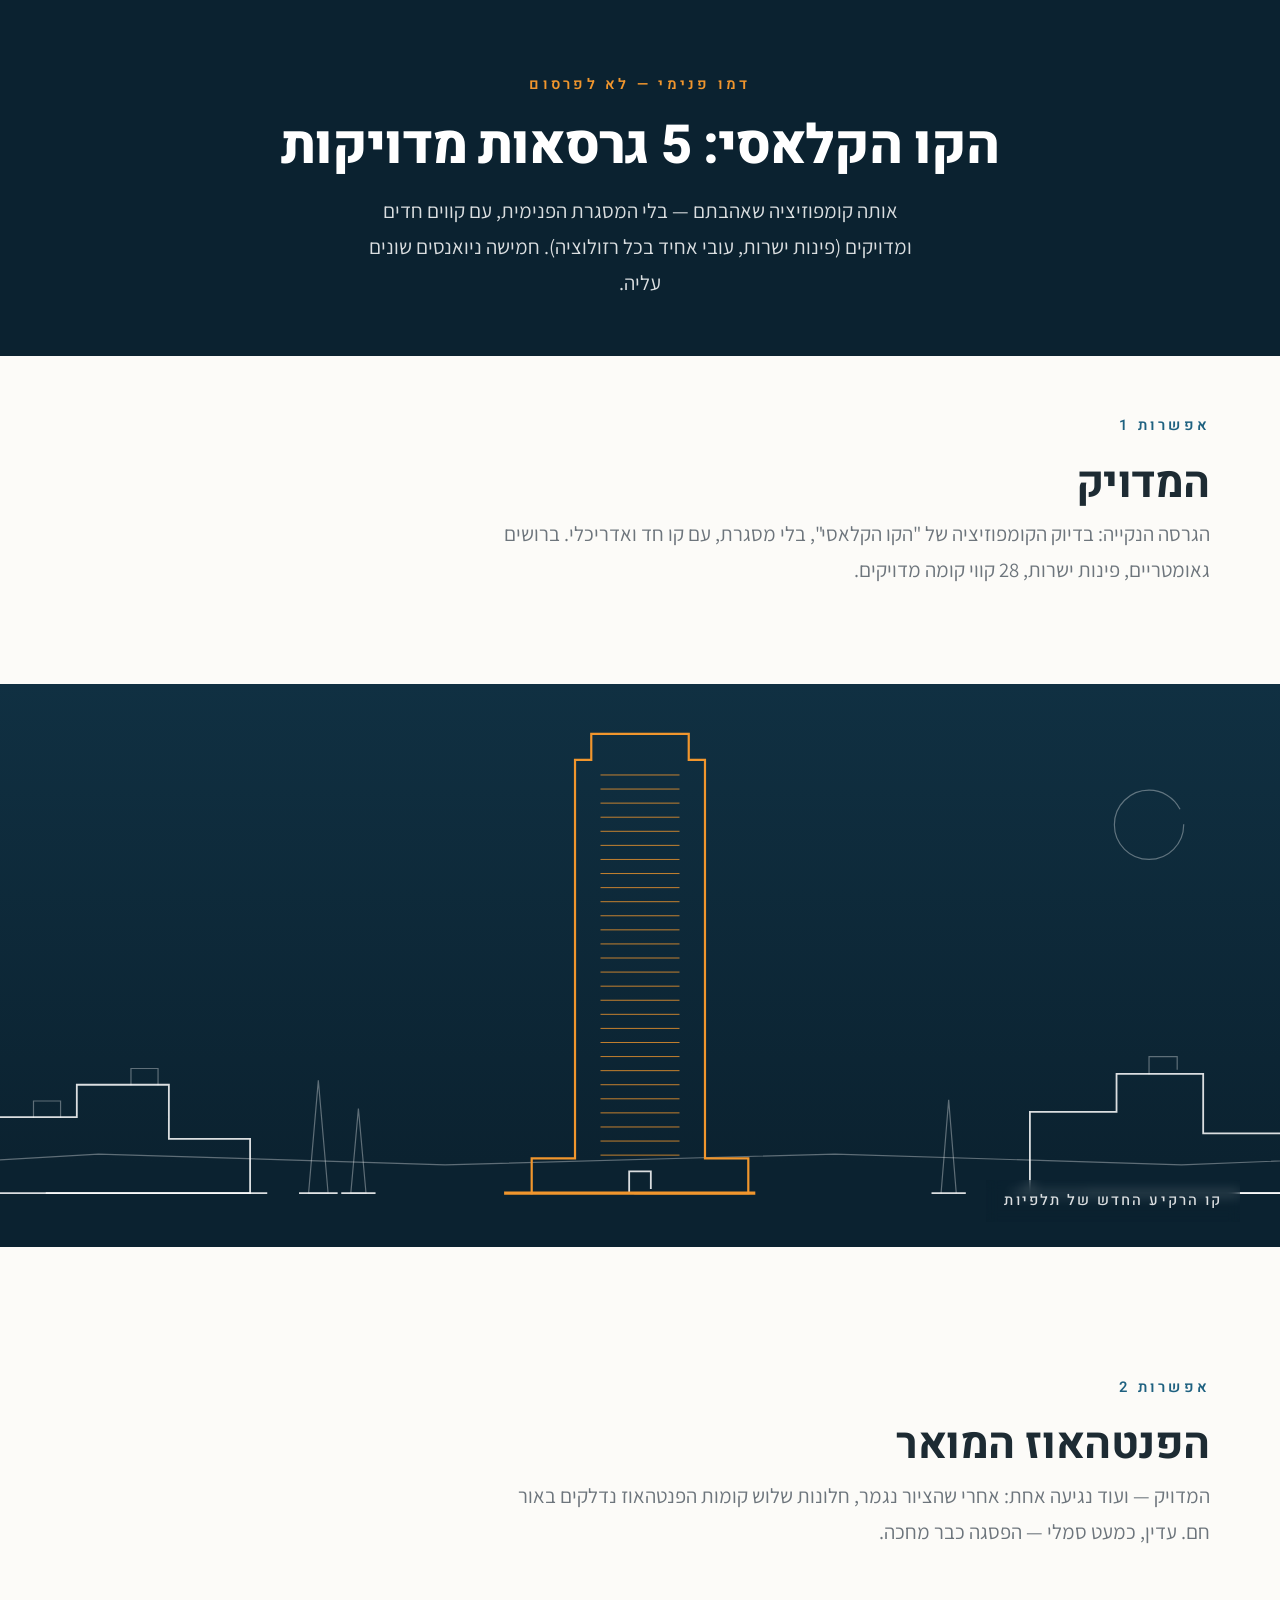
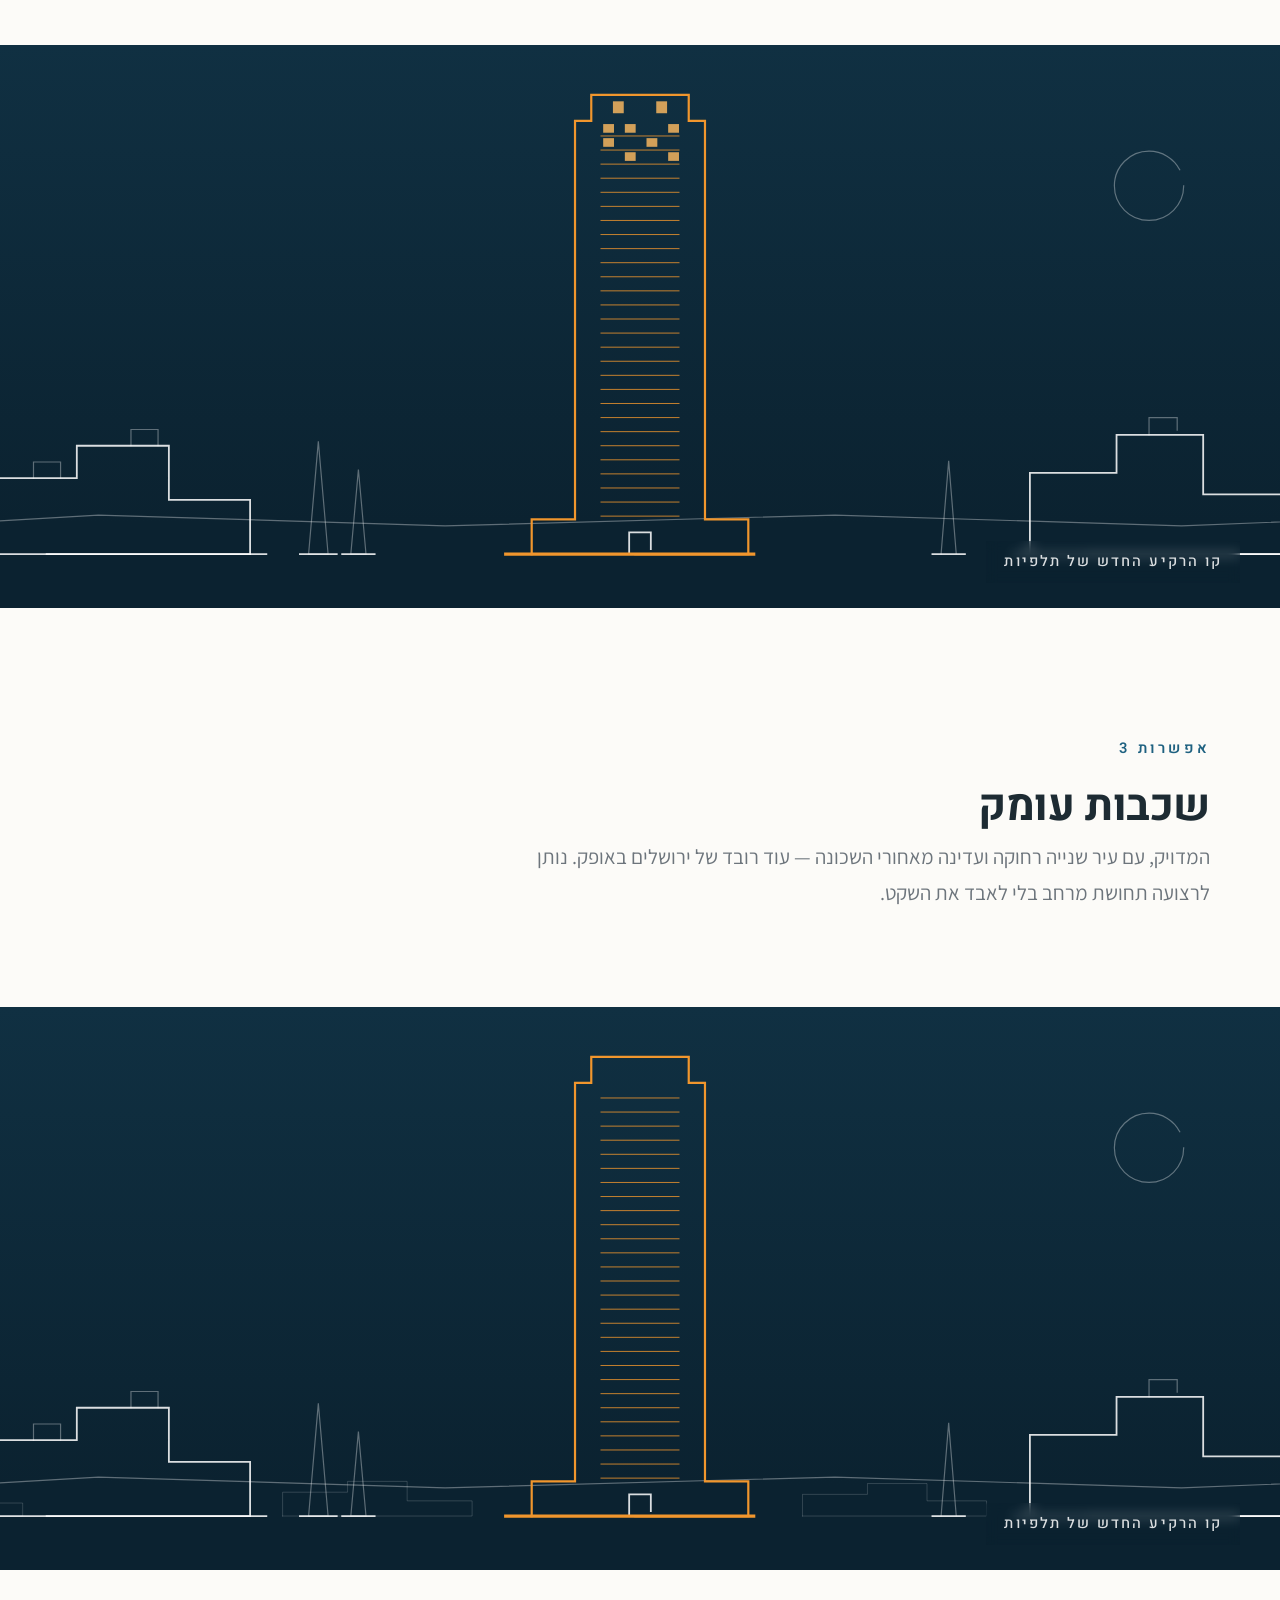
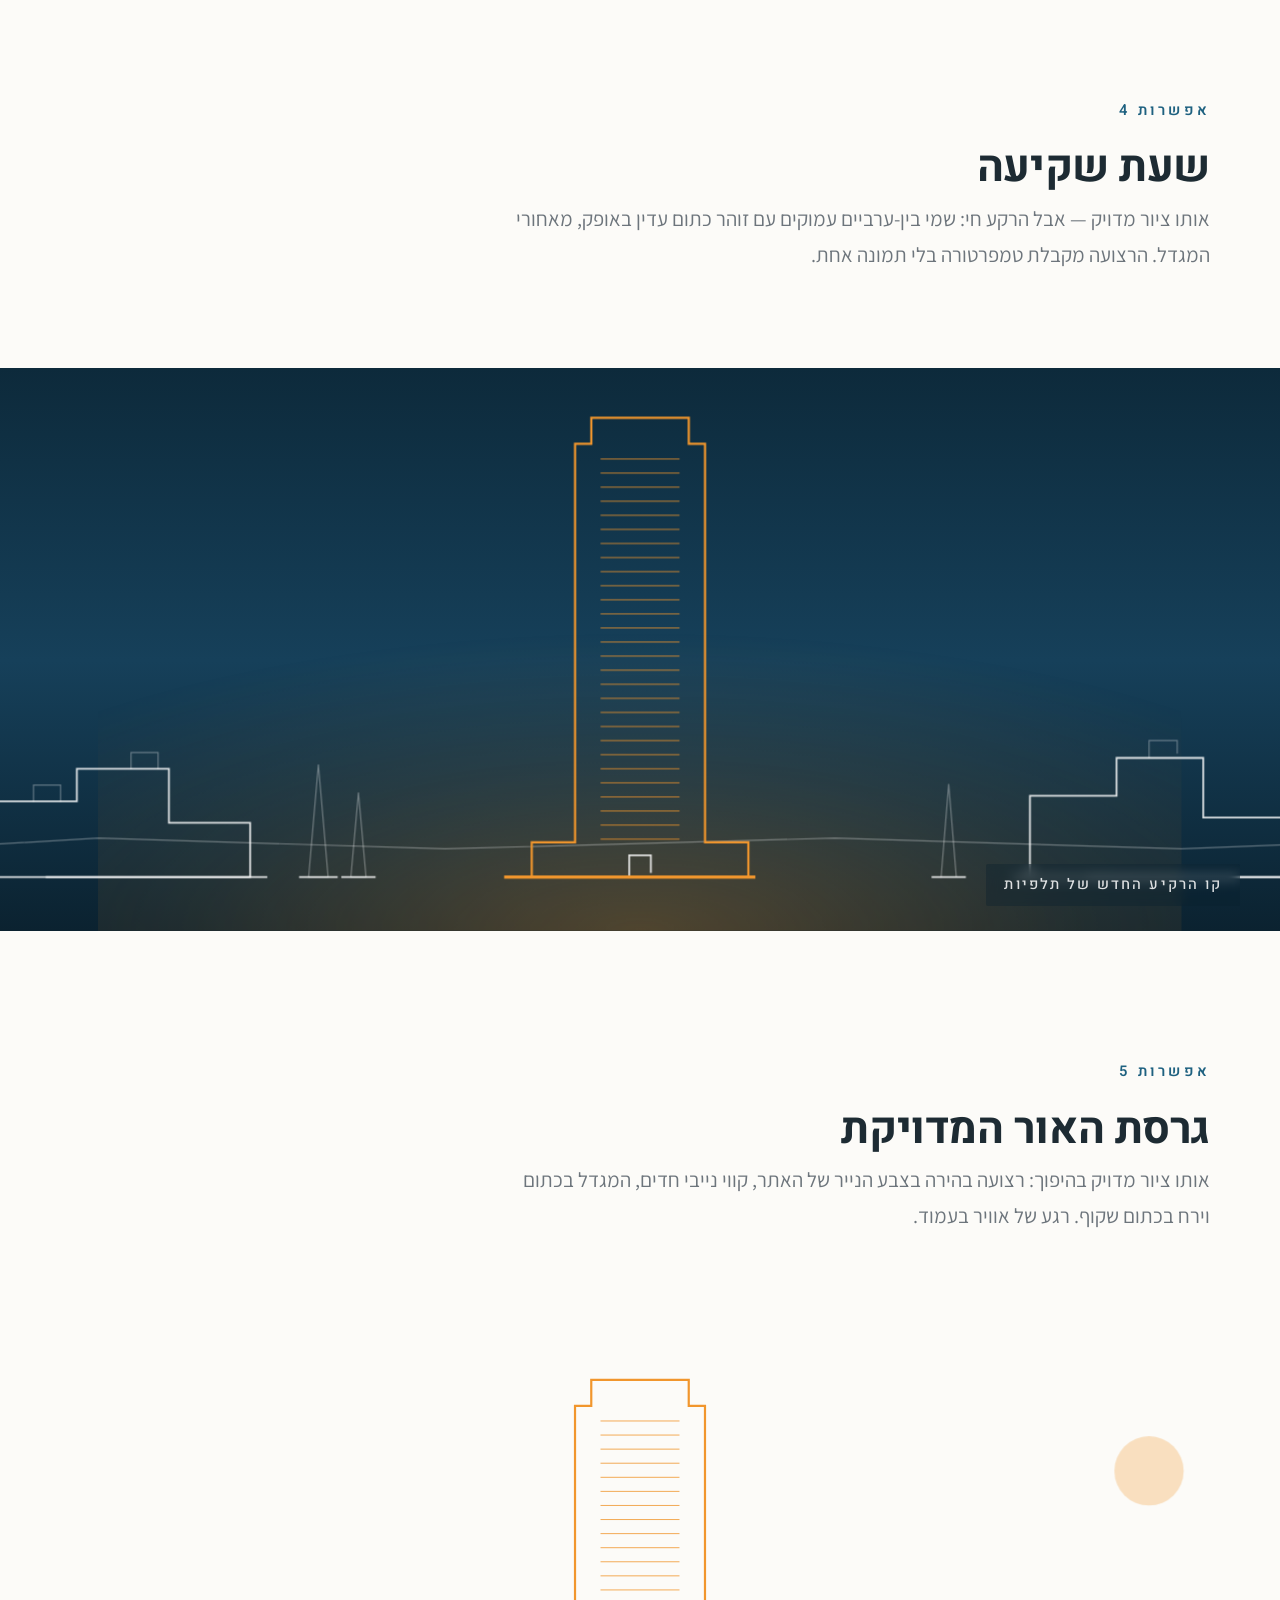
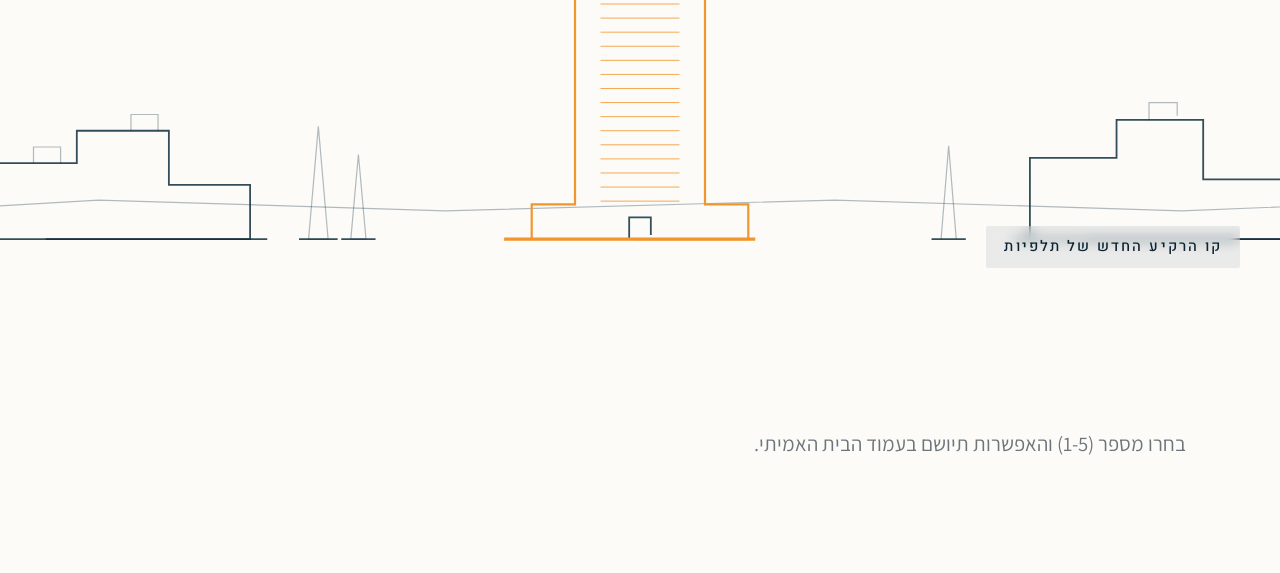
<file: skyline2-options.html>
<!DOCTYPE html>
<html lang="he" dir="rtl">
<head>
  <meta charset="UTF-8">
  <meta name="viewport" content="width=device-width, initial-scale=1.0">
  <meta name="robots" content="noindex, nofollow">
  <title>דרך חברון 116 — הקו הקלאסי: 5 גרסאות מדויקות</title>
  <link rel="preconnect" href="https://fonts.googleapis.com">
  <link rel="preconnect" href="https://fonts.gstatic.com" crossorigin>
  <link href="https://fonts.googleapis.com/css2?family=Assistant:wght@400;600;700&family=Heebo:wght@400;500;600;700;800;900&display=swap" rel="stylesheet">
  <link rel="stylesheet" href="assets/css/redesign.css">
  <style>
    .opt-head { max-width: var(--r-maxw); margin-inline: auto; padding: 3.2rem clamp(20px,4vw,40px) 1.4rem; }
    .opt-head .eyebrow { color: var(--r-petrol); }
    .opt-head h2 { margin-bottom: .2em; }
    .opt-head p { color: var(--r-muted, #6b7680); max-width: 72ch; margin: 0; }
    .page-intro { background: var(--r-navy-deep); color: rgba(255,255,255,.85); padding: 4rem 0 3rem; text-align: center; }
    .page-intro h1 { color: #fff; font-size: clamp(2rem, 4.5vw, 3rem); }
    .page-intro p { max-width: 62ch; margin: 1rem auto 0; padding-inline: 20px; }
    .page-intro .eyebrow { color: var(--r-orange); }
    .ctx { height: 70px; background: var(--r-paper); }

    /* NO inner frame in this round */
    .band { position: relative; overflow: hidden; height: clamp(340px, 44vw, 640px); background: linear-gradient(180deg, #103042 0%, var(--r-navy-deep) 85%); }
    .band .cap {
      position: absolute; bottom: 1.4rem; inset-inline-start: clamp(20px, 4vw, 40px); z-index: 4;
      font-family: 'Heebo', sans-serif; font-weight: 500; font-size: .82rem; letter-spacing: .14em;
      color: rgba(255,255,255,.85); background: rgba(11,34,48,.35); backdrop-filter: blur(6px);
      padding: .45rem 1rem; border-radius: 2px;
    }

    /* drawing sized by band height — the tower never crops; the CSS ground
       line continues the horizon to the edges on any screen width */
    .band svg {
      position: absolute; left: 50%; bottom: 0; transform: translateX(-50%);
      height: 100%; width: auto; aspect-ratio: 1600 / 520;
      shape-rendering: geometricPrecision;
    }
    /* elevation-drawing style: no continuous ground line — every structure
       closes to the ground and sits on its own heavier base plate */
    .ln--base { stroke-width: 2.6; }
    .ln--tbase { fill: none; stroke: var(--r-orange); stroke-width: 3.2; stroke-linecap: square; }

    /* precise line vocabulary: square caps, miter corners, constant px width */
    .ln { fill: none; stroke: rgba(255,255,255,.85); stroke-width: 1.8; stroke-linecap: square; stroke-linejoin: miter; }
    .ln--soft { stroke: rgba(255,255,255,.34); stroke-width: 1.2; }
    .ln--faint { stroke: rgba(255,255,255,.55); stroke-width: 1; }
    .ln--orange { stroke: var(--r-orange); stroke-width: 2.2; }
    .ln--orange-thin { stroke: rgba(241,150,45,.8); stroke-width: 1; }

    .draw { stroke-dasharray: 100; stroke-dashoffset: 100; }
    .band.in .draw { animation: draw 3.2s ease-out forwards; }
    .band.in .draw.d2 { animation-delay: .8s; }
    .band.in .draw.d3 { animation-delay: 1.6s; }
    .band.in .draw.d4 { animation-delay: 2.4s; }
    .band.in .draw.slow { animation-duration: 6s; }
    @keyframes draw { to { stroke-dashoffset: 0; } }
    .fadein { opacity: 0; }
    .band.in .fadein { animation: fin 1.8s ease-out forwards; }
    .band.in .fadein.d2 { animation-delay: 1s; }
    .band.in .fadein.d3 { animation-delay: 2s; }
    @keyframes fin { to { opacity: 1; } }
    @media (prefers-reduced-motion: reduce) {
      .draw { stroke-dashoffset: 0 !important; animation: none !important; }
      .fadein { opacity: 1 !important; animation: none !important; }
    }

    .win { fill: #f5b45e; opacity: 0; }
    .band.in .win { animation: winon 1.4s ease-out forwards; animation-delay: 3s; }
    .win.flick { animation: flick 7s ease-in-out infinite !important; animation-delay: 4s !important; }
    @keyframes winon { to { opacity: .85; } }
    @keyframes flick { 0%, 100% { opacity: .18; } 45%, 60% { opacity: .85; } }
    @media (prefers-reduced-motion: reduce) { .win { opacity: .85 !important; animation: none !important; } }

    /* v4 — dusk background + horizon glow */
    .band-v4 { background: linear-gradient(180deg, #0d2a3b 0%, #16405a 52%, #0b2230 100%); }

    /* v5 — bright inversion */
    .band-v5 { background: var(--r-paper); }
    .band-v5 .cap { color: var(--r-navy-deep); background: rgba(18,48,63,.08); }
    .band-v5 .ln { stroke: rgba(18,48,63,.85); }
    .band-v5 .ln--soft { stroke: rgba(18,48,63,.32); }
    .band-v5 .ln--faint { stroke: rgba(18,48,63,.5); }
    .band-v5 .ln--orange { stroke: var(--r-orange); }
    .band-v5 .ln--orange-thin { stroke: rgba(241,150,45,.8); }

    .pick-note { text-align: center; padding: 3.5rem 20px 5rem; color: var(--r-muted, #6b7680); }
  </style>
</head>
<body>

  <div class="page-intro">
    <span class="eyebrow">דמו פנימי — לא לפרסום</span>
    <h1>הקו הקלאסי: 5 גרסאות מדויקות</h1>
    <p>אותה קומפוזיציה שאהבתם — בלי המסגרת הפנימית, עם קווים חדים ומדויקים (פינות ישרות, עובי אחיד בכל רזולוציה). חמישה ניואנסים שונים עליה.</p>
  </div>

  <!-- ============ אפשרות 1 ============ -->
  <div class="opt-head">
    <span class="eyebrow">אפשרות 1</span>
    <h2>המדויק</h2>
    <p>הגרסה הנקייה: בדיוק הקומפוזיציה של "הקו הקלאסי", בלי מסגרת, עם קו חד ואדריכלי. ברושים גאומטריים, פינות ישרות, 28 קווי קומה מדויקים.</p>
  </div>
  <div class="ctx"></div>
  <figure class="band" style="margin:0">
    <svg viewBox="0 0 1600 520" preserveAspectRatio="xMidYMax meet" aria-hidden="true">
      <path class="ln ln--soft draw d4" pathLength="100" d="M0 452 L 300 434 L 620 444 L 980 434 L 1300 444 L 1600 432" />
      <path class="ln draw d2" pathLength="100" d="M200 470 V 400 H 280 V 370 H 365 V 420 H 440 V 470 Z" />
      <path class="ln--soft ln draw d3" pathLength="100" d="M240 400 V 385 H 265 V 400 M 330 370 V 355 H 355 V 370" />
      <path class="ln draw d2" pathLength="100" d="M1160 470 V 395 H 1240 V 360 H 1320 V 415 H 1400 V 470 Z" />
      <path class="ln--soft ln draw d3" pathLength="100" d="M1270 360 V 344 H 1296 V 360" />
      <path class="ln ln--soft draw d3" pathLength="100" d="M494 470 L 503 366 L 512 470 Z M 533 470 L 540 392 L 547 470 Z" />
      <path class="ln ln--soft draw d3" pathLength="100" d="M1078 470 L 1085 384 L 1092 470 Z" />
      <path class="ln ln--orange draw slow" pathLength="100" d="M700 470 V 438 H 740 V 70 H 755 V 46 H 845 V 70 H 860 V 438 H 900 V 470 Z" />
      <path class="ln ln--orange-thin draw slow d2" pathLength="100" d="M764 84 H836 M764 97 H836 M764 110 H836 M764 123 H836 M764 136 H836 M764 149 H836 M764 162 H836 M764 175 H836 M764 188 H836 M764 201 H836 M764 214 H836 M764 227 H836 M764 240 H836 M764 253 H836 M764 266 H836 M764 279 H836 M764 292 H836 M764 305 H836 M764 318 H836 M764 331 H836 M764 344 H836 M764 357 H836 M764 370 H836 M764 383 H836 M764 396 H836 M764 409 H836 M764 422 H836 M764 435 H836" />
      <path class="ln draw d2" pathLength="100" d="M790 470 V 450 H 810 V 470" />
      <path class="ln ln--base draw d2" pathLength="100" d="M185 470 H 455 M 1145 470 H 1415 M 486 470 H 520 M 525 470 H 555 M 1070 470 H 1100" />
      <path class="ln--tbase draw" pathLength="100" d="M676 470 H 924" />
      <circle class="ln ln--soft draw d4" pathLength="100" cx="1270" cy="130" r="32" />
    </svg>
    <figcaption class="cap">קו הרקיע החדש של תלפיות</figcaption>
  </figure>
  <div class="ctx"></div>

  <!-- ============ אפשרות 2 ============ -->
  <div class="opt-head">
    <span class="eyebrow">אפשרות 2</span>
    <h2>הפנטהאוז המואר</h2>
    <p>המדויק — ועוד נגיעה אחת: אחרי שהציור נגמר, חלונות שלוש קומות הפנטהאוז נדלקים באור חם. עדין, כמעט סמלי — הפסגה כבר מחכה.</p>
  </div>
  <div class="ctx"></div>
  <figure class="band" style="margin:0">
    <svg viewBox="0 0 1600 520" preserveAspectRatio="xMidYMax meet" aria-hidden="true">
      <path class="ln ln--soft draw d4" pathLength="100" d="M0 452 L 300 434 L 620 444 L 980 434 L 1300 444 L 1600 432" />
      <path class="ln draw d2" pathLength="100" d="M200 470 V 400 H 280 V 370 H 365 V 420 H 440 V 470 Z" />
      <path class="ln--soft ln draw d3" pathLength="100" d="M240 400 V 385 H 265 V 400 M 330 370 V 355 H 355 V 370" />
      <path class="ln draw d2" pathLength="100" d="M1160 470 V 395 H 1240 V 360 H 1320 V 415 H 1400 V 470 Z" />
      <path class="ln--soft ln draw d3" pathLength="100" d="M1270 360 V 344 H 1296 V 360" />
      <path class="ln ln--soft draw d3" pathLength="100" d="M494 470 L 503 366 L 512 470 Z M 533 470 L 540 392 L 547 470 Z" />
      <path class="ln ln--soft draw d3" pathLength="100" d="M1078 470 L 1085 384 L 1092 470 Z" />
      <path class="ln ln--orange draw slow" pathLength="100" d="M700 470 V 438 H 740 V 70 H 755 V 46 H 845 V 70 H 860 V 438 H 900 V 470 Z" />
      <path class="ln ln--orange-thin draw slow d2" pathLength="100" d="M764 84 H836 M764 97 H836 M764 110 H836 M764 123 H836 M764 136 H836 M764 149 H836 M764 162 H836 M764 175 H836 M764 188 H836 M764 201 H836 M764 214 H836 M764 227 H836 M764 240 H836 M764 253 H836 M764 266 H836 M764 279 H836 M764 292 H836 M764 305 H836 M764 318 H836 M764 331 H836 M764 344 H836 M764 357 H836 M764 370 H836 M764 383 H836 M764 396 H836 M764 409 H836 M764 422 H836 M764 435 H836" />
      <path class="ln draw d2" pathLength="100" d="M790 470 V 450 H 810 V 470" />
      <path class="ln ln--base draw d2" pathLength="100" d="M185 470 H 455 M 1145 470 H 1415 M 486 470 H 520 M 525 470 H 555 M 1070 470 H 1100" />
      <path class="ln--tbase draw" pathLength="100" d="M676 470 H 924" />
      <circle class="ln ln--soft draw d4" pathLength="100" cx="1270" cy="130" r="32" />
      <!-- penthouse windows: cap + floors 27-29 -->
      <rect class="win" x="775" y="52" width="10" height="11" />
      <rect class="win flick" x="795" y="52" width="10" height="11" />
      <rect class="win" x="815" y="52" width="10" height="11" />
      <rect class="win" x="766" y="73" width="10" height="8" />
      <rect class="win" x="786" y="73" width="10" height="8" style="animation-delay:3.3s" />
      <rect class="win flick" x="806" y="73" width="10" height="8" />
      <rect class="win" x="826" y="73" width="10" height="8" style="animation-delay:3.6s" />
      <rect class="win" x="766" y="86" width="10" height="8" style="animation-delay:3.2s" />
      <rect class="win" x="806" y="86" width="10" height="8" style="animation-delay:3.8s" />
      <rect class="win" x="786" y="99" width="10" height="8" style="animation-delay:3.4s" />
      <rect class="win" x="826" y="99" width="10" height="8" style="animation-delay:3.1s" />
    </svg>
    <figcaption class="cap">קו הרקיע החדש של תלפיות</figcaption>
  </figure>
  <div class="ctx"></div>

  <!-- ============ אפשרות 3 ============ -->
  <div class="opt-head">
    <span class="eyebrow">אפשרות 3</span>
    <h2>שכבות עומק</h2>
    <p>המדויק, עם עיר שנייה רחוקה ועדינה מאחורי השכונה — עוד רובד של ירושלים באופק. נותן לרצועה תחושת מרחב בלי לאבד את השקט.</p>
  </div>
  <div class="ctx"></div>
  <figure class="band" style="margin:0">
    <svg viewBox="0 0 1600 520" preserveAspectRatio="xMidYMax meet" aria-hidden="true">
      <!-- far skyline, faintest -->
      <path class="ln draw d4" pathLength="100" style="stroke:rgba(255,255,255,.16); stroke-width:1"
        d="M60 470 V 452 H 110 V 442 H 165 V 458 H 230 V 470 Z M 470 470 V 448 H 530 V 438 H 585 V 456 H 645 V 470 Z M 950 470 V 450 H 1010 V 440 H 1065 V 456 H 1120 V 470 Z M 1430 470 V 446 H 1490 V 438 H 1545 V 460 H 1600 V 470 Z" />
      <path class="ln ln--soft draw d4" pathLength="100" d="M0 452 L 300 434 L 620 444 L 980 434 L 1300 444 L 1600 432" />
      <path class="ln draw d2" pathLength="100" d="M200 470 V 400 H 280 V 370 H 365 V 420 H 440 V 470 Z" />
      <path class="ln--soft ln draw d3" pathLength="100" d="M240 400 V 385 H 265 V 400 M 330 370 V 355 H 355 V 370" />
      <path class="ln draw d2" pathLength="100" d="M1160 470 V 395 H 1240 V 360 H 1320 V 415 H 1400 V 470 Z" />
      <path class="ln--soft ln draw d3" pathLength="100" d="M1270 360 V 344 H 1296 V 360" />
      <path class="ln ln--soft draw d3" pathLength="100" d="M494 470 L 503 366 L 512 470 Z M 533 470 L 540 392 L 547 470 Z" />
      <path class="ln ln--soft draw d3" pathLength="100" d="M1078 470 L 1085 384 L 1092 470 Z" />
      <path class="ln ln--orange draw slow" pathLength="100" d="M700 470 V 438 H 740 V 70 H 755 V 46 H 845 V 70 H 860 V 438 H 900 V 470 Z" />
      <path class="ln ln--orange-thin draw slow d2" pathLength="100" d="M764 84 H836 M764 97 H836 M764 110 H836 M764 123 H836 M764 136 H836 M764 149 H836 M764 162 H836 M764 175 H836 M764 188 H836 M764 201 H836 M764 214 H836 M764 227 H836 M764 240 H836 M764 253 H836 M764 266 H836 M764 279 H836 M764 292 H836 M764 305 H836 M764 318 H836 M764 331 H836 M764 344 H836 M764 357 H836 M764 370 H836 M764 383 H836 M764 396 H836 M764 409 H836 M764 422 H836 M764 435 H836" />
      <path class="ln draw d2" pathLength="100" d="M790 470 V 450 H 810 V 470" />
      <path class="ln ln--base draw d2" pathLength="100" d="M185 470 H 455 M 1145 470 H 1415 M 486 470 H 520 M 525 470 H 555 M 1070 470 H 1100" />
      <path class="ln--tbase draw" pathLength="100" d="M676 470 H 924" />
      <circle class="ln ln--soft draw d4" pathLength="100" cx="1270" cy="130" r="32" />
    </svg>
    <figcaption class="cap">קו הרקיע החדש של תלפיות</figcaption>
  </figure>
  <div class="ctx"></div>

  <!-- ============ אפשרות 4 ============ -->
  <div class="opt-head">
    <span class="eyebrow">אפשרות 4</span>
    <h2>שעת שקיעה</h2>
    <p>אותו ציור מדויק — אבל הרקע חי: שמי בין-ערביים עמוקים עם זוהר כתום עדין באופק, מאחורי המגדל. הרצועה מקבלת טמפרטורה בלי תמונה אחת.</p>
  </div>
  <div class="ctx"></div>
  <figure class="band band-v4" style="margin:0">
    <svg viewBox="0 0 1600 520" preserveAspectRatio="xMidYMax meet" aria-hidden="true">
      <defs>
        <radialGradient id="dusk" cx="50%" cy="100%" r="75%">
          <stop offset="0%" stop-color="rgba(241,150,45,.30)"/>
          <stop offset="55%" stop-color="rgba(241,150,45,.10)"/>
          <stop offset="100%" stop-color="rgba(241,150,45,0)"/>
        </radialGradient>
      </defs>
      <rect x="300" y="150" width="1000" height="370" fill="url(#dusk)" class="fadein" />
      <path class="ln ln--soft draw d4" pathLength="100" d="M0 452 L 300 434 L 620 444 L 980 434 L 1300 444 L 1600 432" />
      <path class="ln draw d2" pathLength="100" d="M200 470 V 400 H 280 V 370 H 365 V 420 H 440 V 470 Z" />
      <path class="ln--soft ln draw d3" pathLength="100" d="M240 400 V 385 H 265 V 400 M 330 370 V 355 H 355 V 370" />
      <path class="ln draw d2" pathLength="100" d="M1160 470 V 395 H 1240 V 360 H 1320 V 415 H 1400 V 470 Z" />
      <path class="ln--soft ln draw d3" pathLength="100" d="M1270 360 V 344 H 1296 V 360" />
      <path class="ln ln--soft draw d3" pathLength="100" d="M494 470 L 503 366 L 512 470 Z M 533 470 L 540 392 L 547 470 Z" />
      <path class="ln ln--soft draw d3" pathLength="100" d="M1078 470 L 1085 384 L 1092 470 Z" />
      <path class="ln ln--orange draw slow" pathLength="100" d="M700 470 V 438 H 740 V 70 H 755 V 46 H 845 V 70 H 860 V 438 H 900 V 470 Z" />
      <path class="ln ln--orange-thin draw slow d2" pathLength="100" d="M764 84 H836 M764 97 H836 M764 110 H836 M764 123 H836 M764 136 H836 M764 149 H836 M764 162 H836 M764 175 H836 M764 188 H836 M764 201 H836 M764 214 H836 M764 227 H836 M764 240 H836 M764 253 H836 M764 266 H836 M764 279 H836 M764 292 H836 M764 305 H836 M764 318 H836 M764 331 H836 M764 344 H836 M764 357 H836 M764 370 H836 M764 383 H836 M764 396 H836 M764 409 H836 M764 422 H836 M764 435 H836" />
      <path class="ln draw d2" pathLength="100" d="M790 470 V 450 H 810 V 470" />
      <path class="ln ln--base draw d2" pathLength="100" d="M185 470 H 455 M 1145 470 H 1415 M 486 470 H 520 M 525 470 H 555 M 1070 470 H 1100" />
      <path class="ln--tbase draw" pathLength="100" d="M676 470 H 924" />
    </svg>
    <figcaption class="cap">קו הרקיע החדש של תלפיות</figcaption>
  </figure>
  <div class="ctx"></div>

  <!-- ============ אפשרות 5 ============ -->
  <div class="opt-head">
    <span class="eyebrow">אפשרות 5</span>
    <h2>גרסת האור המדויקת</h2>
    <p>אותו ציור מדויק בהיפוך: רצועה בהירה בצבע הנייר של האתר, קווי נייבי חדים, המגדל בכתום וירח בכתום שקוף. רגע של אוויר בעמוד.</p>
  </div>
  <div class="ctx"></div>
  <figure class="band band-v5" style="margin:0">
    <svg viewBox="0 0 1600 520" preserveAspectRatio="xMidYMax meet" aria-hidden="true">
      <path class="ln ln--soft draw d4" pathLength="100" d="M0 452 L 300 434 L 620 444 L 980 434 L 1300 444 L 1600 432" />
      <path class="ln draw d2" pathLength="100" d="M200 470 V 400 H 280 V 370 H 365 V 420 H 440 V 470 Z" />
      <path class="ln--soft ln draw d3" pathLength="100" d="M240 400 V 385 H 265 V 400 M 330 370 V 355 H 355 V 370" />
      <path class="ln draw d2" pathLength="100" d="M1160 470 V 395 H 1240 V 360 H 1320 V 415 H 1400 V 470 Z" />
      <path class="ln--soft ln draw d3" pathLength="100" d="M1270 360 V 344 H 1296 V 360" />
      <path class="ln ln--soft draw d3" pathLength="100" d="M494 470 L 503 366 L 512 470 Z M 533 470 L 540 392 L 547 470 Z" />
      <path class="ln ln--soft draw d3" pathLength="100" d="M1078 470 L 1085 384 L 1092 470 Z" />
      <path class="ln ln--orange draw slow" pathLength="100" d="M700 470 V 438 H 740 V 70 H 755 V 46 H 845 V 70 H 860 V 438 H 900 V 470 Z" />
      <path class="ln ln--orange-thin draw slow d2" pathLength="100" d="M764 84 H836 M764 97 H836 M764 110 H836 M764 123 H836 M764 136 H836 M764 149 H836 M764 162 H836 M764 175 H836 M764 188 H836 M764 201 H836 M764 214 H836 M764 227 H836 M764 240 H836 M764 253 H836 M764 266 H836 M764 279 H836 M764 292 H836 M764 305 H836 M764 318 H836 M764 331 H836 M764 344 H836 M764 357 H836 M764 370 H836 M764 383 H836 M764 396 H836 M764 409 H836 M764 422 H836 M764 435 H836" />
      <path class="ln draw d2" pathLength="100" d="M790 470 V 450 H 810 V 470" />
      <path class="ln ln--base draw d2" pathLength="100" d="M185 470 H 455 M 1145 470 H 1415 M 486 470 H 520 M 525 470 H 555 M 1070 470 H 1100" />
      <path class="ln--tbase draw" pathLength="100" d="M676 470 H 924" />
      <circle cx="1270" cy="130" r="32" class="fadein d3" fill="rgba(241,150,45,.28)" />
    </svg>
    <figcaption class="cap">קו הרקיע החדש של תלפיות</figcaption>
  </figure>
  <div class="ctx"></div>

  <p class="pick-note">בחרו מספר (1-5) והאפשרות תיושם בעמוד הבית האמיתי.</p>

  <script>
    (function () {
      // constant-width strokes at any scale = the "precise" look
      document.querySelectorAll('.band svg path, .band svg circle').forEach(function (el) {
        el.setAttribute('vector-effect', 'non-scaling-stroke');
      });
      var io = new IntersectionObserver(function (entries) {
        entries.forEach(function (e) { if (e.isIntersecting) { e.target.classList.add('in'); io.unobserve(e.target); } });
      }, { threshold: 0.35 });
      document.querySelectorAll('.band').forEach(function (b) { io.observe(b); });
    })();
  </script>

</body>
</html>
</file>
<file: assets/css/redesign.css>
/* =============================================================================
 * Derech Hevron 116 — main site visual layer (route: /index.html)
 * -----------------------------------------------------------------------------
 * Promoted from the redesign concept on 2026-08-13: this file replaces
 * styles.css/portal.css on the front page. Same behaviour hooks (common.js), new
 * visual language: editorial, premium, image-forward, few containers.
 *
 * Fonts: Frank Ruhl Libre (display serif) · Heebo (numbers/UI) · Assistant (body)
 * ========================================================================== */

:root {
  /* --- Color tokens --------------------------------------------------------- */
  --r-navy:        #12303f;              /* deep petrol-navy (brand-derived)   */
  --r-navy-deep:   #0b2230;              /* darkest band                       */
  --r-petrol:      #1e6180;              /* brand primary — the ONE CTA color  */
  --r-petrol-dark: #174e67;
  --r-orange:      #f1962d;              /* warm highlight, used sparingly     */
  --r-terra:       #b75f2f;              /* eyebrow / rule accent              */
  --r-paper:       #fcfbf8;
  --r-stone:       #f3f0e9;
  --r-ink:         #1d2b33;
  --r-text:        #38424a;
  --r-muted:       #6d757c;

  /* status colors (kept from portal: blue done / orange now / gray future) */
  --r-st-done:     #1e6180;
  --r-st-now:      #d97f21;
  --r-st-future:   #9aa0a6;

  /* --- Lines ---------------------------------------------------------------- */
  --r-hair:        rgba(29, 43, 51, .14);
  --r-hair-soft:   rgba(29, 43, 51, .08);
  --r-hair-dark:   rgba(255, 255, 255, .18);
  --r-hair-dark-soft: rgba(255, 255, 255, .10);

  /* --- Type scale ----------------------------------------------------------- */
  --r-f-display:   clamp(2.9rem, 7vw, 5rem);        /* ~80px hero            */
  --r-f-h2:        clamp(1.9rem, 3.4vw, 2.5rem);    /* ~40px section         */
  --r-f-h3:        1.3rem;
  --r-f-body:      1.15rem;                          /* ~20.7px at 18px root  */
  --r-f-small:     1rem;

  /* --- Space / layout ------------------------------------------------------- */
  --r-maxw:        1220px;
  --r-narrow:      780px;
  --r-sect:        clamp(5rem, 11vw, 9.5rem);
  --r-sect-sm:     clamp(3.4rem, 7vw, 6rem);
  --r-radius:      3px;                              /* near-sharp, editorial */
  --r-radius-img:  4px;

  /* --- Motion --------------------------------------------------------------- */
  --r-fast:        .2s;
  --r-slow:        .7s;
  --r-ease:        cubic-bezier(.22, .61, .36, 1);

  --r-nav-h:       72px;
}

/* ---- Reset / base ---------------------------------------------------------- */
* { box-sizing: border-box; }
/* larger base type — the audience is mostly older residents */
html { scroll-behavior: smooth; font-size: 112.5%; }
@media (prefers-reduced-motion: reduce) { html { scroll-behavior: auto; } }
[id] { scroll-margin-top: 96px; }

body {
  margin: 0;
  font-family: 'Assistant', system-ui, sans-serif;
  font-size: var(--r-f-body);
  line-height: 1.75;
  color: var(--r-text);
  background: var(--r-paper);
  -webkit-font-smoothing: antialiased;
  text-rendering: optimizeLegibility;
}
::selection { background: var(--r-petrol); color: #fff; }

h1, h2, h3, h4 { font-family: 'Heebo', sans-serif; color: var(--r-ink); margin: 0; }
h1 { font-size: calc(var(--r-f-display) * var(--r-type-scale, 1)); font-weight: 800; line-height: 1.06; letter-spacing: -.02em; }
h2 { font-size: calc(var(--r-f-h2) * var(--r-type-scale, 1)); font-weight: 700; line-height: 1.12; margin-bottom: .5em; letter-spacing: -.01em; }
h3 { font-size: var(--r-f-h3); font-weight: 700; line-height: 1.3; margin-bottom: .35em; }
p  { margin: 0 0 1em; max-width: 62ch; }
a  { color: var(--r-petrol); text-decoration: none; }
img { max-width: 100%; display: block; }

/* Thin, airy icon system: CSS stroke-width beats the SVG attribute (2 → 1.3) */
svg { width: 1.1em; height: 1.1em; vertical-align: -.125em; stroke-width: 1.3; }

:focus-visible { outline: 2px solid var(--r-terra); outline-offset: 3px; border-radius: 2px; }

.container { max-width: var(--r-maxw); margin-inline: auto; padding-inline: clamp(20px, 4vw, 40px); }
.container--narrow { max-width: var(--r-narrow); }
.sect { padding-block: calc(var(--r-sect) * var(--r-space-scale, 1)); position: relative; }
.sect--sm { padding-block: calc(var(--r-sect-sm) * var(--r-space-scale, 1)); position: relative; }
.bg-stone { background: var(--r-stone); }
.bg-tint { background: #e9f1f5; }
.bg-navy { background: var(--r-navy-deep); color: rgba(255,255,255,.82); }
.bg-navy h2, .bg-navy h3 { color: #fff; }
.bg-navy p { color: rgba(255,255,255,.78); }

/* subtle architectural grid texture, fading out toward the side edges */
.bg-grid { position: relative; background-color: var(--r-stone); }
.bg-grid::before {
  content: ''; position: absolute; inset: 0; pointer-events: none;
  background-image:
    repeating-linear-gradient(90deg, var(--r-hair-soft) 0 1px, transparent 1px 84px),
    repeating-linear-gradient(0deg,  var(--r-hair-soft) 0 1px, transparent 1px 84px);
  -webkit-mask-image: linear-gradient(to left, transparent 0%, #000 22%, #000 78%, transparent 100%);
  mask-image: linear-gradient(to left, transparent 0%, #000 22%, #000 78%, transparent 100%);
}

/* ---- Editorial accents ----------------------------------------------------- */
.eyebrow {
  display: block; font-family: 'Heebo', sans-serif; font-weight: 600;
  font-size: .82rem; letter-spacing: .22em; color: var(--r-terra);
  margin-bottom: 1.1rem;
}
.bg-navy .eyebrow { color: var(--r-orange); }

/* thin animated rule under eyebrows — grows in when the block reveals */
.rule {
  display: block; width: 56px; height: 1px; background: var(--r-terra);
  margin-bottom: 1.4rem; transform: scaleX(0); transform-origin: right;
  transition: transform var(--r-slow) var(--r-ease) .15s;
}
.reveal.in .rule, .in .rule { transform: scaleX(1); }
.bg-navy .rule { background: var(--r-orange); }

/* oversized ghost section numbers (decorative) */
.sec-num {
  position: absolute; top: clamp(1rem, 3vw, 4rem); inset-inline-end: -0.08em; inset-inline-start: auto;
  font-family: 'Heebo', sans-serif; font-weight: 900; line-height: 1;
  font-size: var(--r-num-size, clamp(15rem, 48vw, 44rem));
  color: var(--r-num-color, rgba(241, 150, 45, .14));
  pointer-events: none; user-select: none; z-index: 0;
}
/* even sections: number enters from the opposite side */
.sec-num--alt { inset-inline-end: auto; inset-inline-start: -0.08em; }
.sect, .sect--sm { overflow-x: clip; }
.bg-navy .sec-num { color: rgba(255, 255, 255, .12); }

/* icon variant: a giant thin-stroke icon representing the section */
.sec-num--icon { color: var(--r-num-color, rgba(241, 150, 45, .3)); line-height: 0; }
.sec-num--icon svg { width: .8em; height: .8em; display: block; stroke-width: .4; }
.bg-navy .sec-num--icon { color: rgba(255, 255, 255, .2); }
.sect > .container, .sect--sm > .container { position: relative; z-index: 1; }

.lead { font-size: 1.22rem; color: var(--r-muted); max-width: 56ch; }
.center { text-align: center; }
.center .lead, .center p { margin-inline: auto; }
.center .rule { margin-inline: auto; transform-origin: center; }
.muted { color: var(--r-muted); }
.hidden { display: none !important; }
.mt-1 { margin-top: .5rem; } .mt-2 { margin-top: 1rem; } .mt-3 { margin-top: 1.75rem; } .mt-4 { margin-top: 3rem; }

.disclaimer {
  font-size: .84rem; color: var(--r-muted);
  border-inline-start: 2px solid var(--r-hair); padding-inline-start: .9rem; max-width: 68ch;
}
.bg-navy .disclaimer { border-color: var(--r-hair-dark); color: rgba(255,255,255,.55); }

/* =============================================================================
 * BUTTON HIERARCHY — one dominant primary (Personal Area), everything else quiet
 * ========================================================================== */
.btn {
  display: inline-flex; align-items: center; justify-content: center; gap: .6rem;
  cursor: pointer; font-family: 'Heebo', sans-serif; font-weight: 600; font-size: 1rem;
  padding: .85rem 1.7rem; border-radius: var(--r-radius); border: 1px solid transparent;
  transition: background-color var(--r-fast) ease, color var(--r-fast) ease,
              border-color var(--r-fast) ease, box-shadow var(--r-fast) ease;
  min-height: 48px;
}
.btn svg { width: 1.05em; height: 1.05em; }
.btn:active { transform: translateY(1px); }

/* PRIMARY — האזור האישי שלי (only) */
.btn--primary {
  background: var(--r-petrol); color: #fff; font-weight: 700;
  padding: .95rem 2.1rem; letter-spacing: .01em;
}
.btn--primary:hover { background: var(--r-petrol-dark); }
.btn--primary:focus-visible { outline-color: var(--r-orange); }

/* secondary: quiet outline */
.btn--outline { background: transparent; color: var(--r-ink); border-color: var(--r-hair); }
.btn--outline:hover { border-color: var(--r-ink); }
.btn--outline-light { background: transparent; color: #fff; border-color: var(--r-hair-dark); }
.btn--outline-light:hover { border-color: #fff; }
/* orange CTA — "בחירת דירה" (leads to the tower map) */
.btn--orange { background: var(--r-orange); color: var(--r-navy-deep); font-weight: 700; border-color: var(--r-orange); }
.btn--orange:hover { background: #e0892a; border-color: #e0892a; transform: translateY(-2px); box-shadow: 0 8px 22px rgba(11,34,48,.25); }
.btn--orange:focus-visible { outline-color: var(--r-petrol); }

/* tertiary: text link with arrow */
.link-arrow {
  display: inline-flex; align-items: center; gap: .45rem; cursor: pointer;
  font-family: 'Heebo', sans-serif; font-weight: 600; font-size: .95rem; color: var(--r-petrol);
  border-bottom: 1px solid transparent; transition: border-color var(--r-fast) ease;
}
.link-arrow:hover { border-color: var(--r-petrol); }

/* =============================================================================
 * NAV — minimal bar, transparent over hero, solid after scroll
 * ========================================================================== */
.nav { position: fixed; inset: 0 0 auto 0; z-index: 50; background: rgba(255, 255, 255, .96); backdrop-filter: blur(14px); border-bottom: 1px solid var(--r-hair); }
.nav__inner { max-width: var(--r-maxw); margin-inline: auto; padding-inline: clamp(20px, 4vw, 40px); height: var(--r-nav-h); display: flex; align-items: center; justify-content: space-between; gap: 1.5rem; }
.brand { display: flex; align-items: center; cursor: pointer; }
.brand__logo { height: 32px; width: auto; display: block; }

.nav__links { display: none; gap: 1.9rem; align-items: center; list-style: none; margin: 0; padding: 0; }
.nav__links a { font-family: 'Heebo', sans-serif; font-weight: 500; font-size: 1rem; color: var(--r-ink); transition: color var(--r-fast) ease, opacity var(--r-fast) ease; opacity: .8; }
.nav__links a:hover, .nav__links a.is-active { color: var(--r-petrol); opacity: 1; }

.nav__cta { display: flex; align-items: center; gap: .6rem; }
.nav__cta .btn { padding: .6rem 1.4rem; min-height: 48px; font-size: 1rem; }
.nav__toggle { display: inline-grid; place-items: center; width: 48px; height: 48px; border-radius: var(--r-radius); border: 1px solid var(--r-hair); background: transparent; cursor: pointer; color: var(--r-ink); }
.nav__toggle svg { width: 26px; height: 26px; }
@media (min-width: 1060px) { .nav__links { display: flex; } .nav__toggle { display: none; } }

.nav__mobile { display: none; background: #fff; border-bottom: 1px solid var(--r-hair); padding: .8rem clamp(20px, 4vw, 40px) 1.2rem; }
.nav__mobile.open { display: block; }
.nav__mobile a { display: block; padding: .75rem 0; font-family: 'Heebo', sans-serif; font-weight: 500; color: var(--r-ink); border-bottom: 1px solid var(--r-hair-soft); }
.nav__mobile a:last-child { border-bottom: 0; color: var(--r-petrol); font-weight: 700; }

/* =============================================================================
 * HERO — full-bleed rendering, giant serif headline
 * ========================================================================== */
.hero {
  position: relative; min-height: 100svh; display: flex; flex-direction: column;
  justify-content: flex-end; overflow: hidden; color: #fff;
  /* "פנורמה קולנועית": sky-extended wide evening rendering behind a navy scrim */
  background:
    linear-gradient(180deg, rgba(11, 34, 48, .42) 0%, rgba(11, 34, 48, .55) 45%, rgba(8, 26, 37, .94) 100%),
    url('../img/renders/tower-evening-wide.jpg') center 30% / cover no-repeat var(--r-navy-deep);
}
/* mobile: the portrait rendering fits tall screens better than the wide one */
@media (max-width: 767px) {
  .hero {
    background:
      linear-gradient(180deg, rgba(13, 38, 52, .62) 0%, rgba(8, 26, 37, .93) 82%),
      url('../img/renders/tower-evening.jpg') center 30% / cover no-repeat var(--r-navy-deep);
  }
}
.hero .ctas .btn--orange { min-width: min(320px, 80vw); justify-content: center; padding-inline: 2.5rem; }
.hero__content { position: relative; z-index: 1; padding-top: calc(var(--r-nav-h) + 3rem); padding-bottom: clamp(2.5rem, 6vh, 5rem); text-align: center; }
.hero h1, .hero .sub { margin-inline: auto; }
.hero .ctas { justify-content: center; }
.hero .kicker {
  display: inline-flex; align-items: center; gap: .6rem;
  font-family: 'Heebo', sans-serif; font-weight: 600; font-size: .82rem; letter-spacing: .24em;
  color: rgba(255,255,255,.85);
}
.hero h1 { color: #fff; margin-top: 1.2rem; max-width: 14ch; }
.hero .sub { font-size: clamp(1.05rem, 1.6vw, 1.25rem); color: rgba(255,255,255,.85); max-width: 52ch; margin-top: 1.4rem; }
.hero .ctas { display: flex; flex-wrap: wrap; align-items: center; gap: 1rem; }
.hero__cta-block { display: inline-flex; flex-direction: column; gap: 1.2rem; margin-top: 2.2rem; }
.hero .ctas--meta { justify-content: space-between; width: 100%; }

.status-pill {
  display: inline-flex; align-items: center; gap: .5rem;
  font-family: 'Heebo', sans-serif; font-weight: 600; font-size: .88rem;
  color: rgba(255,255,255,.9); border: 1px solid var(--r-hair-dark);
  border-radius: 999px; padding: .45rem 1.1rem;
}
.status-pill::before { content: ''; width: 7px; height: 7px; border-radius: 50%; background: var(--r-orange); }
.updated { font-size: .85rem; color: rgba(255,255,255,.75); display: inline-flex; align-items: center; gap: .45rem; }
.updated svg { color: rgba(255,255,255,.75); }

/* stat band along the hero's lower edge — numbers on the image, no cards */
.hero__stats {
  position: relative; z-index: 1; border-top: 1px solid var(--r-hair-dark-soft);
  display: grid; grid-template-columns: repeat(3, 1fr);
  max-width: var(--r-maxw); margin-inline: auto; width: 100%;
  padding-inline: clamp(20px, 4vw, 40px);
}
.hero__stat { padding: 1.4rem 0 2rem; text-align: center; }
.hero__stat + .hero__stat { border-inline-start: 1px solid var(--r-hair-dark-soft); }
.hero__stat b { display: block; font-family: 'Heebo', sans-serif; font-weight: 800; font-size: clamp(1.9rem, 4vw, 3rem); line-height: 1.1; color: #fff; }
.hero__stat small { font-size: .85rem; color: rgba(255,255,255,.65); letter-spacing: .06em; font-family: 'Heebo', sans-serif; }

/* =============================================================================
 * ACTION BOARD — editorial index, no cards: numbers + hairlines
 * ========================================================================== */
.actions { display: grid; grid-template-columns: 1fr; }
@media (min-width: 700px)  { .actions { grid-template-columns: 1fr 1fr; column-gap: clamp(2rem, 5vw, 4.5rem); } }
@media (min-width: 1060px) { .actions { grid-template-columns: repeat(4, 1fr); column-gap: clamp(1.6rem, 3vw, 3rem); } }
.action {
  display: flex; flex-direction: column; gap: .55rem; padding: 1.8rem 0 2rem;
  border-top: 1px solid var(--r-hair); color: var(--r-text); cursor: pointer;
  transition: transform var(--r-fast) var(--r-ease), border-color var(--r-fast) ease;
}
.action:hover { transform: translateY(-6px); border-top-color: var(--r-petrol); }
.action__n { font-family: 'Heebo', sans-serif; font-weight: 300; font-size: .9rem; letter-spacing: .18em; color: var(--r-muted); }
.action svg.action__icon { width: 42px; height: 42px; color: var(--r-petrol); stroke-width: 1.1; margin-top: .4rem; }
.action h3 { font-size: 1.18rem; margin: .5rem 0 0; }
.action p { font-size: .95rem; color: var(--r-muted); margin: 0; }
.action .go { margin-top: auto; padding-top: .8rem; color: var(--r-petrol); font-family: 'Heebo', sans-serif; font-weight: 600; font-size: .9rem; display: inline-flex; align-items: center; gap: .4rem; }
@media (prefers-reduced-motion: reduce) { .action:hover { transform: none; } }

/* =============================================================================
 * TIMELINE — thin line, open typography, no boxes
 * ========================================================================== */
.status-grid { display: grid; grid-template-columns: 1fr; gap: clamp(2.5rem, 6vw, 5rem); align-items: start; }
@media (min-width: 960px) { .status-grid { grid-template-columns: 1.5fr 1fr; } }

.timeline { list-style: none; margin: 0; padding: 0; }
.tl-item { display: grid; grid-template-columns: 26px 1fr; gap: 1.3rem; position: relative; padding-bottom: 2.2rem; }
.tl-item:last-child { padding-bottom: 0; }
.tl-item::before { content: ''; position: absolute; top: 26px; bottom: 0; inset-inline-start: 12px; width: 1px; background: var(--r-hair); }
.tl-item:last-child::before { display: none; }
.tl-dot { width: 26px; height: 26px; border-radius: 50%; border: 1px solid var(--r-hair); background: var(--r-paper); z-index: 1; display: grid; place-items: center; }
.tl-dot::after { content: ''; width: 8px; height: 8px; border-radius: 50%; background: var(--r-st-future); opacity: .45; }
.tl-item.done .tl-dot::after { background: var(--r-st-done); opacity: 1; }
.tl-item.now .tl-dot { border-color: var(--r-st-now); }
.tl-item.now .tl-dot::after { background: var(--r-st-now); opacity: 1; }
.tl-body h3 { font-size: 1.2rem; display: flex; align-items: baseline; gap: .8rem; flex-wrap: wrap; margin-bottom: .3rem; }
.tl-body p { font-size: .98rem; color: var(--r-muted); margin: 0; max-width: 58ch; }
.tl-status { font-family: 'Heebo', sans-serif; font-weight: 600; font-size: .88rem; letter-spacing: .1em; }
.tl-status.now { color: var(--r-st-now); }
.tl-status.future { color: var(--r-st-future); }
.tl-status.done { color: var(--r-st-done); }

/* updates — simple hairline list */
.updates h3 { font-size: 1.05rem; letter-spacing: .02em; }
.update { padding: 1.2rem 0; border-top: 1px solid var(--r-hair); }
.update:last-of-type { border-bottom: 1px solid var(--r-hair); }
.update time { font-family: 'Heebo', sans-serif; font-weight: 600; font-size: .9rem; letter-spacing: .12em; color: var(--r-terra); display: block; margin-bottom: .2rem; }
.update h3 { font-size: 1.02rem; margin-bottom: .15rem; }
.update p { font-size: .92rem; color: var(--r-muted); margin: 0; }
.updates__icon { margin-top: 2.4rem; display: flex; justify-content: center; color: rgba(241, 150, 45, .3); line-height: 0; }
.updates__icon svg { width: clamp(14rem, 24vw, 22rem); height: auto; stroke-width: .5; }

/* FAQ mark below the accordion */
.faq__icon { margin-top: 2.6rem; display: flex; justify-content: center; color: rgba(241, 150, 45, .3); line-height: 0; }
.faq__icon svg { width: clamp(9rem, 14vw, 13rem); height: auto; stroke-width: .5; }

/* draw-on entrance: strokes trace themselves in like a sketch */
.icon-draw svg :is(path, rect, circle) {
  stroke-dasharray: 1; stroke-dashoffset: 1;
  transition: stroke-dashoffset 1.3s var(--r-ease);
}
.icon-draw svg :is(path, rect, circle):nth-child(2) { transition-delay: .9s; }
.icon-draw svg :is(path, rect, circle):nth-child(3) { transition-delay: 1.7s; }
.icon-draw svg :is(path, rect, circle):nth-child(4) { transition-delay: 2.5s; }
.icon-draw.in svg :is(path, rect, circle) { stroke-dashoffset: 0; }
@media (prefers-reduced-motion: reduce) {
  .icon-draw svg :is(path, rect, circle) { stroke-dasharray: none; stroke-dashoffset: 0; transition: none; }
}

/* =============================================================================
 * PROCESS — the dark navy statement section
 * ========================================================================== */
.flow { display: grid; grid-template-columns: 1fr; gap: 0; counter-reset: flow; margin-top: clamp(2rem, 5vw, 3.5rem); }
@media (min-width: 900px) { .flow { grid-template-columns: repeat(5, 1fr); column-gap: clamp(1.4rem, 3vw, 2.6rem); } }
.flow-step { counter-increment: flow; border-top: 1px solid var(--r-hair-dark); padding: 1.4rem 0 2rem; position: relative; }
.flow-step::before {
  content: '0' counter(flow); display: block;
  font-family: 'Heebo', sans-serif; font-weight: 900; font-size: clamp(2.6rem, 5vw, 3.6rem);
  line-height: 1; color: var(--r-orange);
  margin-bottom: .9rem;
}
.flow-step h3 { color: #fff; font-size: 1.1rem; margin-bottom: .3rem; }
.flow-step p { font-size: .92rem; color: rgba(255,255,255,.6); margin: 0; }

/* decorative route across the process section — SVG built in redesign.js so it can draw in like a sketch */
.route-deco { position: absolute; inset: 0; z-index: 0; pointer-events: none; color: rgba(255, 255, 255, .26); display: none; }
@media (min-width: 960px) { .route-deco { display: block; } }
.route-deco svg { position: absolute; inset: 0; width: 100%; height: 100%; display: block; }

/* "how it works" — open two-column Q&A list, no cards */
.qa { display: grid; grid-template-columns: 1fr; column-gap: clamp(2.5rem, 6vw, 5rem); }
@media (min-width: 800px) { .qa { grid-template-columns: 1fr 1fr; } }
.qa-item { border-top: 1px solid var(--r-hair-dark-soft); padding: 1.3rem 0 1.5rem; }
.qa-item h3 { color: #fff; font-size: 1.05rem; margin-bottom: .35rem; }
.qa-item p { font-size: .95rem; color: rgba(255,255,255,.62); margin: 0; }

/* =============================================================================
 * ENTITLEMENTS — standalone thin icons, hairline separated, no cards
 * ========================================================================== */
.facts { display: grid; grid-template-columns: repeat(3, 1fr); }
.fact { padding: 2rem clamp(.5rem, 2.5vw, 2.2rem); text-align: center; border-inline-start: 1px solid var(--r-hair-soft); }
.fact:first-child { border-inline-start: 0; }
.fact svg { width: 50px; height: 50px; color: var(--r-petrol); stroke-width: 1; margin-bottom: 1rem; }
.fact b { display: block; font-family: 'Heebo', sans-serif; font-weight: 600; font-size: 1.12rem; color: var(--r-ink); margin-bottom: .2rem; }
.fact small { color: var(--r-muted); font-size: .88rem; }
@media (max-width: 599px) {
  .fact { padding-block: 1.4rem; }
  .fact svg { width: 38px; height: 38px; margin-bottom: .7rem; }
  .fact b { font-size: .95rem; }
  .fact small { font-size: .78rem; }
}

/* =============================================================================
 * FULL-BLEED IMAGE MOMENTS
 * ========================================================================== */
.bleed { position: relative; overflow: hidden; height: clamp(420px, 82vh, 780px); }
.bleed img { width: 100%; height: 118%; object-fit: cover; position: absolute; inset-inline: 0; top: 0; }

/* --pano variant: wide render, whole building visible in frame */
.bleed--pano { height: clamp(360px, 52vw, 800px); background: var(--r-navy-deep); }
.bleed--pano img { position: absolute; inset: 0; width: 100%; height: 100%; object-fit: cover; object-position: center 38%; }
/* thin white inner frame */
.bleed--pano::after {
  content: ''; position: absolute; inset: clamp(14px, 2.2vw, 30px);
  border: 1px solid rgba(255, 255, 255, .8); z-index: 1; pointer-events: none;
}
.bleed--pano figcaption { z-index: 2; }
/* --pending variant: plain blue band until a new rendering is supplied */
.bleed--pending { height: clamp(280px, 36vw, 520px); background: linear-gradient(180deg, #103042 0%, var(--r-navy-deep) 78%); }
.bleed figcaption {
  position: absolute; bottom: 1.4rem; inset-inline-start: clamp(20px, 4vw, 40px); z-index: 1;
  font-family: 'Heebo', sans-serif; font-weight: 500; font-size: .82rem; letter-spacing: .14em;
  color: rgba(255,255,255,.85); background: rgba(11,34,48,.35); backdrop-filter: blur(6px);
  padding: .45rem 1rem; border-radius: 2px;
}

/* =============================================================================
 * ABOUT — editorial split + open comparison (no boxes)
 * ========================================================================== */
.about-grid { display: grid; grid-template-columns: 1fr; gap: clamp(2.5rem, 6vw, 5.5rem); align-items: center; }
@media (min-width: 960px) { .about-grid { grid-template-columns: 1.05fr 1fr; } }
.about-img { width: 100%; aspect-ratio: 11/14; object-fit: cover; border-radius: var(--r-radius-img); }

.transform { display: grid; grid-template-columns: 1fr; gap: 2rem; margin-top: 2.5rem; }
@media (min-width: 700px) { .transform { grid-template-columns: 1fr auto 1fr; gap: clamp(1.5rem, 4vw, 3rem); align-items: start; } }
.tr-col { border-top: 2px solid var(--r-hair); padding-top: 1.1rem; }
.tr-col.new { border-top-color: var(--r-petrol); }
.tr-col h3 { font-size: .92rem; font-family: 'Heebo', sans-serif; font-weight: 600; letter-spacing: .14em; color: var(--r-muted); margin-bottom: .8rem; }
.tr-col.new h3 { color: var(--r-petrol); }
.tr-col ul { list-style: none; margin: 0; padding: 0; display: grid; gap: .5rem; font-size: .98rem; }
.tr-arrow { display: none; }
@media (min-width: 700px) { .tr-arrow { display: grid; place-items: center; align-self: center; color: var(--r-muted); } .tr-arrow svg { width: 26px; height: 26px; stroke-width: 1; } }

/* =============================================================================
 * FACILITIES — large standalone icons, open grid
 * ========================================================================== */
.facilities { display: grid; grid-template-columns: 1fr 1fr; gap: clamp(2rem, 5vw, 4rem) clamp(1.5rem, 4vw, 3.5rem); }
@media (min-width: 960px) { .facilities { grid-template-columns: repeat(5, 1fr); } }
.facility svg { width: 54px; height: 54px; color: var(--r-petrol); stroke-width: 1; margin-bottom: 1.1rem; }
.facility h3 { font-size: 1.1rem; margin-bottom: .3rem; }
.facility p { font-size: .93rem; color: var(--r-muted); margin: 0; }
.bg-navy .facility svg { color: var(--r-orange); }
.bg-navy .facility p { color: rgba(255,255,255,.62); }

/* =============================================================================
 * LOCATION
 * ========================================================================== */
.loc-grid { display: grid; grid-template-columns: 1fr; gap: clamp(2.5rem, 6vw, 5rem); align-items: start; }
@media (min-width: 960px) { .loc-grid { grid-template-columns: 1fr 1.1fr; } }
.loc-list { list-style: none; margin: 1.6rem 0 0; padding: 0; }
.loc-list li { display: flex; gap: 1rem; align-items: flex-start; padding: 1.1rem 0; border-top: 1px solid var(--r-hair-soft); }
.loc-list svg { width: 30px; height: 30px; color: var(--r-petrol); stroke-width: 1.1; flex: none; margin-top: .2rem; }
.loc-list b { display: block; font-family: 'Heebo', sans-serif; font-weight: 600; color: var(--r-ink); font-size: 1.05rem; }
.loc-list small { color: var(--r-muted); font-size: .9rem; }
.map-frame { border: 1px solid var(--r-hair); border-radius: var(--r-radius-img); overflow: hidden; background: var(--r-stone); }
.map-frame iframe { display: block; width: 100%; height: 440px; border: 0; }

/* =============================================================================
 * APARTMENT MIX — oversized numbers, tint bars, no cards (JS-rendered)
 * ========================================================================== */
.mix { display: grid; grid-template-columns: 1fr 1fr; }
@media (min-width: 900px) { .mix { grid-template-columns: repeat(4, 1fr); } }
.mix__item { padding: 2rem clamp(1rem, 2.5vw, 2.4rem); text-align: center; border-inline-start: 1px solid var(--r-hair-soft); }
.mix__item:first-child { border-inline-start: 0; }
@media (max-width: 899px) { .mix__item:nth-child(3) { border-inline-start: 0; } .mix__item:nth-child(n+3) { border-top: 1px solid var(--r-hair-soft); } }
.mix__n { font-family: 'Heebo', sans-serif; font-weight: 900; font-size: clamp(3.2rem, 7vw, 4.6rem); line-height: 1; color: var(--r-ink); }
/* text variant of the big number (e.g. "דופלקסים ופנטהאוזים") */
.mix__t { font-family: 'Heebo', sans-serif; font-weight: 800; font-size: clamp(1.15rem, 2.4vw, 1.55rem); line-height: 1.25; color: var(--r-ink); display: grid; place-items: center; min-height: clamp(3.2rem, 7vw, 4.6rem); }
.mix__bar { width: 34px; height: 3px; margin: .8rem auto .7rem; border-radius: 2px; background: var(--r-orange); }
.mix__l { font-family: 'Heebo', sans-serif; font-weight: 600; color: var(--r-ink); }
.mix__meta { color: var(--r-muted); font-size: .9rem; margin-top: .3rem; }

/* =============================================================================
 * DOCUMENTS — dark elegant download rows (fill-on-hover)
 * ========================================================================== */
.dl { margin-top: clamp(2.5rem, 5vw, 4rem); border-top: 1px solid var(--r-hair-dark-soft); }
.dl-row {
  position: relative; display: grid; grid-template-columns: auto 1fr auto auto auto;
  gap: clamp(1rem, 3vw, 2.5rem); align-items: center;
  padding: clamp(1.4rem, 2.6vw, 2.1rem) clamp(.8rem, 2vw, 1.6rem);
  border-bottom: 1px solid var(--r-hair-dark-soft);
  color: #fff; overflow: hidden; isolation: isolate;
  transition: padding-inline .5s var(--r-ease);
}
.dl-row::before {
  content: ''; position: absolute; inset: 0; z-index: -1; background: var(--r-terra);
  transform: translateY(101%); transition: transform .5s var(--r-ease);
}
.dl-row:hover::before { transform: translateY(0); }
.dl-row:hover { padding-inline: clamp(1.2rem, 3vw, 2.4rem); }
.dl-row__no { font-family: 'Heebo', sans-serif; color: var(--r-orange); font-size: .95rem; transition: color .4s; }
.dl-row:hover .dl-row__no { color: #fff; }
.dl-row__t { font-family: 'Heebo', sans-serif; font-size: clamp(1.15rem, 2.2vw, 1.7rem); font-weight: 600; line-height: 1.25; }
.dl-row__t small { display: block; font-weight: 400; font-family: 'Assistant', sans-serif; font-size: .82rem; color: rgba(255,255,255,.55); margin-top: .2rem; transition: color .4s; }
.dl-row:hover .dl-row__t small { color: rgba(255,255,255,.85); }
.dl-row__meta { font-size: .8rem; letter-spacing: .12em; color: rgba(255,255,255,.55); transition: color .4s; white-space: nowrap; }
.dl-row:hover .dl-row__meta { color: rgba(255,255,255,.85); }
.dl-row__type { font-size: .72rem; font-weight: 700; letter-spacing: .1em; padding: .35rem .7rem; border: 1px solid rgba(255,255,255,.3); border-radius: 100px; }
.dl-row__arrow {
  width: 46px; height: 46px; border-radius: 50%; border: 1px solid rgba(255,255,255,.3);
  display: grid; place-items: center; flex: none; transition: background .4s, border-color .4s;
}
.dl-row__arrow svg { width: 24px; height: 24px; transition: transform .5s var(--r-ease); }
.dl-row:hover .dl-row__arrow { background: #fff; border-color: #fff; }
.dl-row:hover .dl-row__arrow svg { transform: translateY(3px); color: var(--r-terra); }
@media (max-width: 760px) {
  .dl-row { grid-template-columns: auto 1fr auto; }
  .dl-row__meta { grid-column: 2; }
  .dl-row__type { display: none; }
}

/* =============================================================================
 * FAQ — hairline accordion, no boxes
 * ========================================================================== */
.faq { max-width: 820px; margin-inline: auto; }
.faq details { border-top: 1px solid var(--r-hair); }
.faq details:last-child { border-bottom: 1px solid var(--r-hair); }
.faq summary {
  cursor: pointer; list-style: none; display: flex; justify-content: space-between; align-items: center; gap: 1.5rem;
  font-family: 'Heebo', sans-serif; font-weight: 600; font-size: 1.12rem; color: var(--r-ink);
  padding: 1.3rem .2rem; transition: color var(--r-fast) ease;
}
.faq summary:hover { color: var(--r-petrol); }
.faq summary::-webkit-details-marker { display: none; }
.faq summary::after { content: '+'; font-family: 'Heebo', sans-serif; font-weight: 300; font-size: 1.6rem; color: var(--r-petrol); line-height: 1; flex: none; }
.faq details[open] summary::after { content: '\2212'; }
.faq details > p { padding: 0 .2rem 1.4rem; margin: 0; color: var(--r-muted); font-size: 1rem; max-width: 60ch; }

/* =============================================================================
 * DEVELOPER — textured (architectural grid) brand section
 * ========================================================================== */
.dev-center { display: flex; flex-direction: column; align-items: center; gap: clamp(1.5rem, 3vw, 2.5rem); }
.dev-mark { width: clamp(110px, 13vw, 160px); height: auto; }
.dev-quote { font-family: 'Heebo', sans-serif; font-weight: 500; font-size: clamp(1.25rem, 2.4vw, 1.7rem); line-height: 1.5; color: var(--r-ink); max-width: 46ch; margin: 0 auto 1.6rem; }
.dev-facts { display: flex; flex-wrap: wrap; justify-content: center; gap: 2.5rem; margin-top: 1.8rem; }
.dev-fact b { display: block; font-family: 'Heebo', sans-serif; font-weight: 800; font-size: 1.7rem; color: var(--r-petrol); line-height: 1.2; }
.dev-fact small { color: var(--r-muted); font-size: .88rem; }

/* =============================================================================
 * GALLERY — featured stage + thumbnails + fullscreen lightbox
 * ========================================================================== */
.stage-wrap { position: relative; }
.stage {
  position: relative; width: 100%; aspect-ratio: 16/9.5; max-height: 76vh;
  background: var(--r-navy-deep); border-radius: var(--r-media-radius, 16px); overflow: hidden;
  border: 0; padding: 0; cursor: zoom-in; display: block;
  box-shadow: 0 10px 34px rgba(11,34,48,.14);
}
.stage img { width: 100%; height: 100%; object-fit: cover; transition: opacity .35s ease; }

.stage-nav {
  position: absolute; top: 50%; transform: translateY(-50%); z-index: 2;
  width: 48px; height: 48px; border-radius: 50%; border: 0; cursor: pointer;
  background: #fff; color: var(--r-ink); display: grid; place-items: center;
  box-shadow: 0 4px 16px rgba(11,34,48,.22);
  transition: background-color var(--r-fast) ease, transform var(--r-fast) var(--r-ease), box-shadow var(--r-fast) ease;
}
.stage-nav svg { width: 26px; height: 26px; stroke-width: 2; }
.stage-nav:hover { background: var(--r-paper); transform: translateY(-50%) scale(1.08); box-shadow: 0 6px 20px rgba(11,34,48,.3); }
.stage-nav.prev { inset-inline-start: 18px; }
.stage-nav.next { inset-inline-end: 18px; }

.thumbs { display: grid; grid-template-columns: repeat(3, 1fr); gap: 14px; margin-top: 14px; }
.thumb {
  aspect-ratio: 16/10; border-radius: calc(var(--r-media-radius, 16px) * .75); overflow: hidden;
  border: 2px solid transparent; background: #fff; padding: 0; cursor: pointer;
  opacity: .85; transition: opacity var(--r-fast) ease, border-color var(--r-fast) ease, transform var(--r-fast) var(--r-ease);
  box-shadow: 0 3px 12px rgba(11,34,48,.08);
}
.thumb img { width: 100%; height: 100%; object-fit: cover; }
.thumb:hover { opacity: 1; transform: translateY(-4px); }
.thumb[aria-current="true"] { opacity: 1; border-color: var(--r-petrol); }
@media (prefers-reduced-motion: reduce) { .thumb:hover, .stage-nav:hover { transform: translateY(-50%); } .thumb:hover { transform: none; } }
@media (max-width: 640px) { .stage-nav { width: 42px; height: 42px; } .thumbs { gap: 8px; } .thumb { border-radius: 8px; } }

/* lightbox */
.lightbox { position: fixed; inset: 0; z-index: 90; display: none; flex-direction: column; background: rgba(8, 22, 31, .96); padding: 0; }
.lightbox.open { display: flex; }
.lightbox__bar { display: flex; justify-content: space-between; align-items: center; padding: 1rem clamp(16px, 3vw, 32px); color: rgba(255,255,255,.75); font-family: 'Heebo', sans-serif; font-size: .88rem; }
.lightbox__img { flex: 1; min-height: 0; display: grid; place-items: center; padding: 0 clamp(12px, 6vw, 80px) 2rem; }
.lightbox__img img { max-width: 100%; max-height: 100%; object-fit: contain; }
.lightbox button { background: transparent; border: 1px solid var(--r-hair-dark); border-radius: 2px; color: #fff; cursor: pointer; width: 46px; height: 46px; display: grid; place-items: center; transition: border-color var(--r-fast) ease, background-color var(--r-fast) ease; }
.lightbox button:hover { border-color: #fff; background: rgba(255,255,255,.08); }
.lightbox button svg { width: 24px; height: 24px; }
.lightbox__nav { position: absolute; top: 50%; transform: translateY(-50%); z-index: 2; }
.lightbox__nav.prev { inset-inline-start: clamp(8px, 2vw, 24px); }
.lightbox__nav.next { inset-inline-end: clamp(8px, 2vw, 24px); }
.lightbox__nav.next svg { transform: scaleX(-1); }

/* =============================================================================
 * HELP / CONTACT — open info column + minimal underline form
 * ========================================================================== */
.help-grid { display: grid; grid-template-columns: 1fr; gap: clamp(2.5rem, 6vw, 5.5rem); align-items: start; }
@media (min-width: 960px) { .help-grid { grid-template-columns: 1fr 1fr; } }
.help-person { display: flex; gap: 1.1rem; align-items: center; margin-top: 1.8rem; }
.help-person .avatar { width: 58px; height: 58px; border-radius: 50%; border: 1px solid var(--r-hair); color: var(--r-petrol); display: grid; place-items: center; flex: none; }
.help-person .avatar svg { width: 30px; height: 30px; stroke-width: 1.1; }
.help-person b { font-family: 'Heebo', sans-serif; font-weight: 600; color: var(--r-ink); display: block; font-size: 1.1rem; }
.help-person small { color: var(--r-muted); }
.help-lines { list-style: none; margin: 1.4rem 0 0; padding: 0; }
.help-lines li { display: flex; align-items: center; gap: .8rem; padding: .85rem 0; border-top: 1px solid var(--r-hair-soft); font-size: .98rem; }
.help-lines svg { color: var(--r-petrol); stroke-width: 1.1; flex: none; width: 24px; height: 24px; }

.form { border-top: 2px solid var(--r-ink); padding-top: 1.8rem; }
.btn--light { background: #fff; color: var(--r-navy-deep); font-weight: 700; }
.btn--light:hover { background: rgba(255,255,255,.88); }

/* dark (navy) variant of the help/contact block — card + boxed fields */
.bg-navy .form {
  border: 1px solid rgba(255,255,255,.16); border-radius: 16px;
  background: rgba(255,255,255,.04);
  padding: clamp(1.6rem, 3vw, 2.4rem);
}
.bg-navy .field label { color: rgba(255,255,255,.88); }
.bg-navy .field input, .bg-navy .field select, .bg-navy .field textarea {
  color: #fff; background: rgba(255,255,255,.06);
  border: 1px solid rgba(255,255,255,.18); border-radius: 10px;
  padding: .75rem 1rem;
  transition: border-color var(--r-fast) ease, background-color var(--r-fast) ease;
}
.bg-navy .field select {
  appearance: none; -webkit-appearance: none; cursor: pointer;
  background-image: url("data:image/svg+xml;charset=utf-8,%3Csvg xmlns='http://www.w3.org/2000/svg' viewBox='0 0 24 24' fill='none' stroke='%23ffffff' stroke-width='2' stroke-linecap='round' stroke-linejoin='round'%3E%3Cpath d='m6 9 6 6 6-6'/%3E%3C/svg%3E");
  background-repeat: no-repeat; background-position: left .9rem center; background-size: 16px;
  padding-inline-end: 2.6rem;
}
.bg-navy .field select option { color: var(--r-ink); background: #fff; }
.bg-navy .field ::placeholder { color: rgba(255,255,255,.45); opacity: 1; }
.bg-navy .field input:focus, .bg-navy .field select:focus, .bg-navy .field textarea:focus {
  outline: none; border-color: var(--r-orange); background: rgba(255,255,255,.09); margin-bottom: 0;
}
.bg-navy .form-ok { color: var(--r-orange); }
.bg-navy .help-person .avatar { border-color: rgba(255,255,255,.3); color: var(--r-orange); }
.bg-navy .help-person b { color: #fff; }
.bg-navy .help-person small { color: rgba(255,255,255,.6); }
.bg-navy .help-lines li { border-top-color: rgba(255,255,255,.12); color: rgba(255,255,255,.8); }
.bg-navy .help-lines svg { color: var(--r-orange); }
.form h3 { font-size: 1.25rem; }
.field { margin-bottom: 1.4rem; }
.field label { display: block; font-family: 'Heebo', sans-serif; font-weight: 600; font-size: .85rem; letter-spacing: .06em; margin-bottom: .35rem; color: var(--r-ink); }
.field input, .field select, .field textarea {
  width: 100%; padding: .7rem .1rem; border: 0; border-bottom: 1px solid var(--r-hair);
  border-radius: 0; background: transparent; font: inherit; color: var(--r-text);
  transition: border-color var(--r-fast) ease;
}
.field input:focus, .field select:focus, .field textarea:focus { outline: none; border-bottom: 2px solid var(--r-petrol); margin-bottom: -1px; }
.field ::placeholder { color: var(--r-muted); opacity: .7; }
.form-ok { color: var(--r-petrol); font-weight: 700; }

/* =============================================================================
 * FINAL CTA BAND — restrained brand color, one dominant action
 * ========================================================================== */
.cta-band { background: var(--r-petrol); color: #fff; text-align: center; padding-block: clamp(4rem, 9vw, 7rem); }
.cta-band h2 { color: #fff; font-size: clamp(1.9rem, 4vw, 2.8rem); margin-bottom: .4em; }
.cta-band p { color: rgba(255,255,255,.85); margin-inline: auto; max-width: 44ch; }
.cta-band .btn--cta-invert { background: #fff; color: var(--r-petrol); font-weight: 700; padding: 1rem 2.4rem; margin-top: 1.6rem; }
.cta-band .btn--cta-invert:hover { background: var(--r-paper); box-shadow: 0 6px 24px rgba(11,34,48,.25); }

/* =============================================================================
 * FOOTER
 * ========================================================================== */
.footer { background: var(--r-navy-deep); color: rgba(255,255,255,.65); font-size: .95rem; }
.footer a { color: rgba(255,255,255,.65); transition: color var(--r-fast) ease; }
.footer a:hover { color: #fff; }
.footer__grid { display: grid; gap: 3rem 1.5rem; grid-template-columns: 1fr 1fr; padding-block: clamp(3.5rem, 7vw, 5.5rem); }
.footer__grid > div:first-child { grid-column: 1 / -1; }
@media (min-width: 800px) {
  .footer__grid { grid-template-columns: 1.6fr 1fr 1fr; gap: 3rem; }
  .footer__grid > div:first-child { grid-column: auto; }
}
/* mobile: everything centered */
@media (max-width: 799px) {
  .footer__grid { text-align: center; }
  .footer__grid p { margin-inline: auto; }
  .footer__grid > div:first-child > div { justify-content: center; }
}
.footer h4 { color: #fff; font-family: 'Heebo', sans-serif; font-weight: 600; font-size: .85rem; letter-spacing: .16em; margin-bottom: 1.2rem; }
.footer ul { list-style: none; margin: 0; padding: 0; display: grid; gap: .7rem; }
.footer .brand-name { font-family: 'Heebo', sans-serif; font-weight: 600; font-size: 1.3rem; color: #fff; display: block; margin-bottom: .8rem; }
.footer .logo-on-dark { filter: brightness(0) invert(1); opacity: .85; height: 30px; width: auto; }
.footer__bar { border-top: 1px solid var(--r-hair-dark-soft); padding-block: 1.3rem; font-size: .82rem; color: rgba(255,255,255,.45); }
.footer__bar a { color: rgba(255,255,255,.55); }

/* =============================================================================
 * MOTION — reveal (hooks match common.js: .reveal → .in) + ambient effects
 * ========================================================================== */
.reveal { opacity: 0; transform: translateY(26px); transition: opacity var(--r-slow) var(--r-ease), transform var(--r-slow) var(--r-ease); will-change: opacity, transform; }
.reveal.in { opacity: 1; transform: none; }

/* image reveal: soft zoom-settle (observed by redesign.js) */
.reveal-zoom { opacity: 0; transform: scale(1.045); transition: opacity .9s var(--r-ease), transform 1.3s var(--r-ease); will-change: opacity, transform; }
.reveal-zoom.in { opacity: 1; transform: scale(1); }

/* ghost section numbers slide in from their side */
.sec-num.reveal { transform: translateX(-48px); transition-duration: 1.1s; }
.sec-num--alt.reveal { transform: translateX(48px); }
.sec-num.reveal.in { transform: none; }

/* pulse on the "current stage" timeline dots */
@keyframes r-pulse {
  0%   { box-shadow: 0 0 0 0 rgba(217,127,33,.45); }
  70%  { box-shadow: 0 0 0 9px rgba(217,127,33,0); }
  100% { box-shadow: 0 0 0 0 rgba(217,127,33,0); }
}
.tl-item.now .tl-dot::after { animation: r-pulse 2.6s ease-out infinite; }

/* micro-interactions */
.action .go svg, .link-arrow svg { transition: transform var(--r-fast) var(--r-ease); }
.action:hover .go svg, .link-arrow:hover svg { transform: translateX(-4px); }
.doc { transition: background-color var(--r-fast) ease, transform var(--r-fast) var(--r-ease); }
.doc:hover { transform: translateX(-5px); }
.btn { transition: background-color var(--r-fast) ease, color var(--r-fast) ease, border-color var(--r-fast) ease, box-shadow var(--r-fast) ease, transform var(--r-fast) var(--r-ease); }
.btn--primary:hover { transform: translateY(-2px); box-shadow: 0 8px 22px rgba(11,34,48,.25); }

@media (prefers-reduced-motion: reduce) {
  .reveal, .reveal-zoom, .sec-num.reveal { opacity: 1; transform: none; transition: none; }
  .tl-item.now .tl-dot::after { animation: none; }
  .bleed img { transform: none !important; height: 100%; }
  .doc:hover, .btn--primary:hover, .action:hover .go svg, .link-arrow:hover svg { transform: none; }
}

/* skip link */
.skip { position: absolute; inset-inline-start: -999px; z-index: 99; }
.skip:focus { inset-inline-start: 12px; top: 12px; background: var(--r-navy); color: #fff; padding: .6rem 1rem; border-radius: 4px; }

/* =============================================================================
 * RESIDENTS AREA (residents.html) — data components ported from the old
 * portal (styles.css/portal.css) onto the redesign tokens. Loaded from this
 * single stylesheet on both pages; harmless on index.html.
 * ========================================================================== */
:root {
  /* availability-map statuses (used inline by residents-ui.js) */
  --status-available: #2f8f5b;
  --status-reserved:  #e0892a;
  --status-selected:  #9aa0a6;
  --status-taken:     #9aa0a6;
  --status-market:    #c2bcb0;
}

/* anchored sections shouldn't hide under the fixed nav */
[id] { scroll-margin-top: calc(var(--r-nav-h) + 24px); }

/* --- navy page header (sub-page hero band) --------------------------------- */
.page-head { padding-top: calc(var(--r-nav-h) + clamp(3rem, 8vw, 5.5rem)); padding-bottom: clamp(3rem, 7vw, 5rem); }
.page-head h1 { color: #fff; font-size: clamp(2.3rem, 5vw, 3.6rem); font-weight: 800; letter-spacing: -.015em; }
.page-head .lead { color: rgba(255,255,255,.72); }

/* --- simple grids ----------------------------------------------------------- */
.grid { display: grid; gap: 22px; }
@media (min-width: 720px)  { .grid--2 { grid-template-columns: 1fr 1fr; } .grid--3 { grid-template-columns: 1fr 1fr; } }
@media (min-width: 1020px) { .grid--3 { grid-template-columns: repeat(3, 1fr); } }

/* --- light sheet card (also used as the map container) ---------------------- */
.card { background: #fff; border: 1px solid var(--r-hair); border-radius: var(--r-radius-img); }
.card--pad { padding: 1.6rem 1.8rem; }

/* --- data tables ------------------------------------------------------------ */
.table-wrap { overflow-x: auto; border: 1px solid var(--r-hair); border-radius: var(--r-radius-img); background: #fff; }
table.data { width: 100%; border-collapse: collapse; min-width: 680px; font-size: 1rem; }
table.data th, table.data td { padding: .95rem 1.1rem; text-align: right; border-bottom: 1px solid var(--r-hair-soft); }
table.data thead th { font-family: 'Heebo', sans-serif; font-weight: 700; color: var(--r-ink); background: var(--r-stone); font-size: .9rem; white-space: nowrap; }
table.data tbody tr:hover { background: rgba(29,43,51,.03); }
table.data tbody tr:last-child td { border-bottom: 0; }
table.data td { color: var(--r-text); }
/* the queue table sits as a light sheet inside the navy band */
.bg-navy .table-wrap { border-color: rgba(255,255,255,.25); box-shadow: 0 18px 48px rgba(0,0,0,.28); }
/* scrollable variant: ~5 rows visible, sticky header, subtle scrollbar */
.table-wrap--scroll { max-height: 21.5rem; overflow: auto; scrollbar-width: thin; scrollbar-color: rgba(29,43,51,.25) transparent; }
.table-wrap--scroll table.data thead th { position: sticky; top: 0; z-index: 2; box-shadow: 0 1px 0 var(--r-hair); }
.table-wrap--scroll::-webkit-scrollbar { width: 8px; height: 8px; }
.table-wrap--scroll::-webkit-scrollbar-thumb { background: rgba(29,43,51,.18); border-radius: 8px; }
.table-wrap--scroll::-webkit-scrollbar-thumb:hover { background: rgba(29,43,51,.32); }
.table-wrap--scroll::-webkit-scrollbar-track { background: transparent; }

/* --- selection order: 4 compensation groups (order.js) ----------------------
 * White accordion bars on the navy band; rows show plot NUMBERS only, no names. */
.gacc { border: 1px solid var(--r-hair); border-radius: var(--r-radius-img); overflow: hidden; background: #fff; }
.gacc + .gacc { margin-top: .8rem; }
.bg-navy .gacc { border-color: rgba(255,255,255,.25); box-shadow: 0 18px 48px rgba(0,0,0,.28); }
/* white surfaces inside the navy band keep their own ink (bg-navy paints text white) */
.bg-navy .gacc { color: var(--r-text); }
.gacc summary { list-style: none; cursor: pointer; display: flex; align-items: center; gap: .8rem; padding: .95rem 1.2rem; font-family: 'Heebo', sans-serif; background: #fcfbf8; }
.gacc summary::-webkit-details-marker { display: none; }
.gacc summary b { font-weight: 800; font-size: 1.15rem; color: var(--r-ink); }
.gacc summary small { color: var(--r-muted); font-size: .9rem; margin-inline-start: auto; }
.gacc summary .caret { flex: none; width: 20px; height: 20px; color: var(--r-muted); transition: transform .2s; }
.gacc[open] summary { border-bottom: 1px solid var(--r-hair); }
.gacc[open] summary .caret { transform: rotate(180deg); }
.gacc summary:hover { background: #f6f4ee; }

.gtable { width: 100%; border-collapse: collapse; font-size: .98rem; table-layout: fixed; }
.gtable th, .gtable td { padding: .8rem 1.1rem; text-align: center; border-bottom: 1px solid var(--r-hair-soft); }
.gtable tbody tr:last-child td { border-bottom: 0; }
.gtable thead th { background: var(--r-stone); font-family: 'Heebo', sans-serif; font-weight: 700; color: var(--r-ink); font-size: .85rem; white-space: nowrap; }
/* full-width spread (RTL): every header centered over its cells, even columns */
.gtable th:nth-child(1) { width: 15%; }
.gtable td.pos { font-family: 'Heebo', sans-serif; font-weight: 800; color: var(--r-ink); }
.gtable td.plot b { font-family: 'Heebo', sans-serif; font-weight: 700; color: var(--r-ink); }
.chip--lottery { background: rgba(47,143,91,.14); color: var(--status-available); }
.twrap { overflow-x: auto; }
/* cap at ~5 visible rows; longer lists scroll */
.twrap--scroll { max-height: 21rem; overflow-y: auto; scrollbar-width: thin; scrollbar-color: rgba(29,43,51,.25) transparent; }
.twrap--scroll .gtable thead th { position: sticky; top: 0; z-index: 2; box-shadow: 0 1px 0 var(--r-hair); }
.twrap--scroll::-webkit-scrollbar { width: 7px; }
.twrap--scroll::-webkit-scrollbar-thumb { background: rgba(29,43,51,.18); border-radius: 8px; }
@media (max-width: 600px) {
  .gtable { font-size: .9rem; }
  .gtable th, .gtable td { padding: .6rem .7rem; }
}
.bg-navy .muted { color: rgba(255,255,255,.6); }

/* --- chips & room dots ------------------------------------------------------ */
.chip { display: inline-flex; align-items: center; gap: .35rem; font-weight: 700; font-size: .8rem; padding: .25rem .6rem; border-radius: 100px; font-family: 'Heebo', sans-serif; white-space: nowrap; }
.chip--available { background: rgba(47,143,91,.14);  color: var(--status-available); }
.chip--reserved  { background: rgba(224,137,42,.16); color: var(--status-reserved); }
.chip--taken     { background: rgba(154,158,166,.2); color: #6f737b; }
.chip--selected  { background: rgba(154,158,166,.2); color: #6f737b; }
.chip--market    { background: var(--r-stone); color: var(--r-muted); }
.chip--warn      { background: rgba(224,137,42,.16); color: #b3651b; }
.roomdot { display: inline-block; width: 10px; height: 10px; border-radius: 50%; margin-inline-start: 6px; vertical-align: middle; }

/* --- apartment model cards --------------------------------------------------- */
.model-card { overflow: hidden; display: flex; flex-direction: column; transition: transform var(--r-fast) var(--r-ease), box-shadow var(--r-fast) ease, border-color var(--r-fast) ease; }
.model-card:hover { transform: translateY(-4px); border-color: var(--r-petrol); box-shadow: 0 10px 30px rgba(11,34,48,.1); }
.model-card__img { background: var(--r-stone); aspect-ratio: 16/11; display: grid; place-items: center; border-bottom: 1px solid var(--r-hair-soft); }
.model-card__img img { width: 100%; height: 100%; object-fit: contain; padding: .6rem; }
/* icon header instead of a plan thumbnail — uniform, calm cards */
.model-card__icon { background: var(--r-stone); display: grid; place-items: center; padding: 1.6rem 0; border-bottom: 1px solid var(--r-hair-soft); }
.model-card__icon svg { width: 46px; height: 46px; }
.model-card__body { padding: 1.2rem 1.3rem 1.4rem; }
.model-card__code { font-family: 'Heebo', sans-serif; font-weight: 800; font-size: 1.5rem; color: var(--r-ink); }
.model-card__meta { display: flex; flex-wrap: wrap; gap: .4rem 1.1rem; color: var(--r-muted); font-size: .92rem; margin-top: .5rem; }
.model-card__meta b { color: var(--r-text); font-weight: 700; }
/* clickable card → model popup */
.model-card--click { cursor: pointer; }
.model-card--click:focus-visible { outline: 2px solid var(--r-petrol); outline-offset: 2px; }
.model-card__go { display: inline-flex; align-items: center; gap: .4rem; margin-top: .9rem; color: var(--r-petrol); font-family: 'Heebo', sans-serif; font-weight: 600; font-size: .9rem; }
.model-card__go svg { transition: transform var(--r-fast) var(--r-ease); }
.model-card--click:hover .model-card__go svg { transform: translateX(-4px); }

/* --- availability tower map --------------------------------------------------- */
.legend { display: flex; flex-wrap: wrap; gap: 1rem 1.4rem; margin-bottom: 1.4rem; }
.legend span { display: inline-flex; align-items: center; gap: .5rem; font-size: .9rem; color: var(--r-text); font-weight: 600; }
.legend i { width: 14px; height: 14px; border-radius: 3px; display: inline-block; }
.tower { display: grid; gap: 8px; }
.tower__floor { display: grid; grid-template-columns: 104px 1fr; gap: 10px; align-items: stretch; }
@media (max-width: 640px) { .tower__floor { grid-template-columns: 86px 1fr; } }
.tower__fnum { display: flex; align-items: center; justify-content: center; font-family: 'Heebo', sans-serif; font-weight: 700; color: var(--r-ink); background: var(--r-stone); border-radius: var(--r-radius); font-size: .95rem; white-space: nowrap; padding-inline: .5rem; }
.tower__fnum.is-ph { background: var(--r-navy-deep); color: var(--r-orange); }
/* floor number with a plan PDF → link (icon + hover show it's clickable) */
.tower__fnum--link { gap: .3rem; cursor: pointer; text-decoration: none; transition: background-color .15s ease, color .15s ease; }
.tower__fnum--link svg { width: 13px; height: 13px; opacity: .65; flex: none; }
.tower__fnum--link:hover, .tower__fnum--link:focus-visible { background: var(--r-petrol); color: #fff; }
.tower__fnum--link:hover svg, .tower__fnum--link:focus-visible svg { opacity: 1; }
.tower__units { display: grid; grid-auto-flow: column; grid-auto-columns: 1fr; gap: 6px; }
.unit {
  position: relative; border: 1px solid var(--r-hair); border-radius: var(--r-radius); padding: .6rem .5rem;
  text-align: center; cursor: default; background: #fff; min-height: 56px;
  display: flex; flex-direction: column; align-items: center; justify-content: center;
  transition: transform .15s ease, box-shadow .15s ease;
}
.unit__model { font-family: 'Heebo', sans-serif; font-weight: 700; font-size: 1.05rem; color: var(--r-ink); }
.unit__tag { font-size: .82rem; color: var(--r-muted); }
.unit::before { content: ''; position: absolute; inset-block: 6px; inline-size: 4px; inset-inline-start: 5px; border-radius: 4px; background: var(--status-market); }
.unit.is-compensation { cursor: pointer; }
.unit.is-compensation:hover { transform: translateY(-2px); box-shadow: 0 6px 24px rgba(11,34,48,.14); }
.unit.s-available::before { background: var(--status-available); }
.unit.s-reserved::before  { background: var(--status-reserved); }
.unit.s-selected::before  { background: var(--status-selected); }
.unit.s-selected { background: var(--r-stone); }
.unit.s-selected .unit__model { color: #80848c; }
.unit.s-taken::before { background: var(--status-taken); }
.unit.s-taken { background: var(--r-stone); }
.unit.s-taken .unit__model { color: #80848c; }
.unit.is-market { opacity: .62; }

/* --- tower map, mobile: accordion list by floor -------------------------------- */
.tower-acc { display: none; }
@media (max-width: 759px) {
  .tower { display: none; }
  .tower-acc { display: block; }
  /* drop the card frame so the accordion uses the full content width */
  #tower-map.card { border: 0; background: transparent; padding: 0; }
}
.tacc-floor { border: 1px solid var(--r-hair); border-radius: 4px; margin-bottom: 8px; background: #fff; overflow: hidden; }
.tacc-floor summary { list-style: none; cursor: pointer; display: flex; align-items: center; gap: .7rem; padding: .85rem 1rem; font-family: 'Heebo', sans-serif; }
.tacc-floor summary::-webkit-details-marker { display: none; }
.tacc-floor summary .fnum { font-weight: 800; font-size: 1.05rem; color: var(--r-ink); white-space: nowrap; }
.tacc-floor.is-ph summary { background: var(--r-navy-deep); }
.tacc-floor.is-ph summary .fnum { color: var(--r-orange); }
.tacc-floor.is-ph summary .tacc-sum { color: rgba(255,255,255,.7); }
.tacc-sum { color: var(--r-muted); font-size: .85rem; font-weight: 600; flex: 1; }
.tacc-avail { color: var(--status-available); }
.tacc-caret { flex: none; color: var(--r-muted); transition: transform .2s ease; line-height: 0; }
.tacc-caret svg { width: 18px; height: 18px; }
.tacc-floor[open] .tacc-caret { transform: rotate(180deg); }
.tacc-body { border-top: 1px solid var(--r-hair-soft); }
.tacc-unit { display: flex; align-items: center; gap: .8rem; padding: .8rem 1rem; border-bottom: 1px solid var(--r-hair-soft); }
.tacc-unit:last-of-type { border-bottom: 0; }
.tacc-unit[data-acc-unit] { cursor: pointer; }
.tacc-unit[data-acc-unit]:focus-visible { outline: 2px solid var(--r-petrol); outline-offset: -2px; }
.tacc-unit b { font-family: 'Heebo', sans-serif; font-weight: 800; font-size: 1.1rem; color: var(--r-ink); min-width: 52px; }
.tacc-unit .meta { flex: 1; color: var(--r-muted); font-size: .88rem; }
.tacc-unit.is-market { background: var(--r-stone); }
.tacc-unit.is-market b { color: var(--r-muted); }
.tacc-pdf { display: inline-flex; align-items: center; gap: .4rem; color: var(--r-petrol); font-size: .85rem; font-weight: 700; text-decoration: none; padding: .6rem 1rem; }
.tacc-pdf svg { width: 15px; height: 15px; }

/* --- tower stat strip (light, above the map) ---------------------------------- */
.statstrip { display: grid; grid-template-columns: repeat(2, 1fr); gap: 1.5rem; border-top: 1px solid var(--r-hair); border-bottom: 1px solid var(--r-hair); padding-block: 1.4rem; }
@media (min-width: 800px) { .statstrip { grid-template-columns: repeat(4, 1fr); } }
@media (max-width: 799px) { .statstrip { text-align: center; } }
.statstrip .n { font-family: 'Heebo', sans-serif; font-weight: 800; font-size: 2.2rem; line-height: 1.15; color: var(--r-petrol); }
.statstrip .l { color: var(--r-muted); font-size: .92rem; }

/* --- key/value block (unit-details modal) ------------------------------------- */
.kv { display: grid; grid-template-columns: 1fr; gap: 1px; background: var(--r-hair-soft); border: 1px solid var(--r-hair); border-radius: var(--r-radius-img); overflow: hidden; }
@media (min-width: 640px) { .kv { grid-template-columns: 1fr 1fr; } }
.kv__row { background: #fff; padding: 1rem 1.2rem; }
.kv__k { font-size: .85rem; color: var(--r-muted); font-weight: 600; }
.kv__v { font-family: 'Heebo', sans-serif; font-weight: 700; color: var(--r-ink); font-size: 1.15rem; }

/* --- ghost button (modal plan link) -------------------------------------------- */
.btn--ghost { background: transparent; color: var(--r-ink); border-color: var(--r-hair); }
.btn--ghost:hover { border-color: var(--r-petrol); color: var(--r-petrol); }

/* --- modal (DH.ui.modal in common.js) ------------------------------------------ */
.modal { position: fixed; inset: 0; z-index: 80; display: none; align-items: center; justify-content: center; padding: 20px; background: rgba(8,22,31,.7); backdrop-filter: blur(3px); }
.modal.open { display: flex; }
.modal__box { background: #fff; border-radius: var(--r-radius-img); max-width: 460px; width: 100%; box-shadow: 0 18px 48px rgba(0,0,0,.3); overflow: hidden; }
.modal__head { padding: 1.2rem 1.4rem; border-bottom: 1px solid var(--r-hair); display: flex; justify-content: space-between; align-items: center; }
.modal__head h3 { font-size: 1.15rem; }
.modal__body { padding: 1.4rem; }
.modal__close { border: 0; background: var(--r-stone); width: 40px; height: 40px; border-radius: var(--r-radius); cursor: pointer; font-size: 1.2rem; color: var(--r-ink); }
.modal__close:hover { background: var(--r-petrol); color: #fff; }
.modal__body { max-height: 78vh; overflow: auto; }

/* wide variant: plan image (left) + details (right) */
.modal__box--wide { max-width: 900px; }
.model-pop { display: grid; gap: 1.6rem; align-items: start; }
@media (min-width: 720px) { .model-pop { grid-template-columns: 1fr 1.4fr; } } /* RTL: col 1 (right) = details, col 2 (left) = image */
.model-pop__img { background: var(--r-stone); border: 1px solid var(--r-hair-soft); border-radius: var(--r-radius-img); display: grid; place-items: center; min-height: 240px; }
.model-pop__img img { width: 100%; height: 100%; max-height: 430px; object-fit: contain; padding: .8rem; }
.model-pop__img--none { gap: .6rem; color: var(--r-muted); padding: 2rem; text-align: center; }
.model-pop__img--none svg { width: 44px; height: 44px; }
.model-pop__kv { grid-template-columns: 1fr; } /* single column inside the narrow details pane */
@media (max-width: 719px) { .model-pop .model-pop__img { order: -1; } } /* stacked: image on top */
/* action bar: one row spanning the popup, under the image + details */
.model-pop__footer { display: flex; flex-wrap: wrap; gap: .8rem; margin-top: 1.4rem; padding-top: 1.2rem; border-top: 1px solid var(--r-hair-soft); }
.model-pop__footer .btn { flex: 1 1 0; justify-content: center; text-align: center; min-width: 150px; gap: .5rem; }
.model-pop__footer .btn svg { width: 1.2em; height: 1.2em; }
.model-pop__back svg { transform: scaleX(-1); } /* back arrow points forward-right in RTL */
</file>
